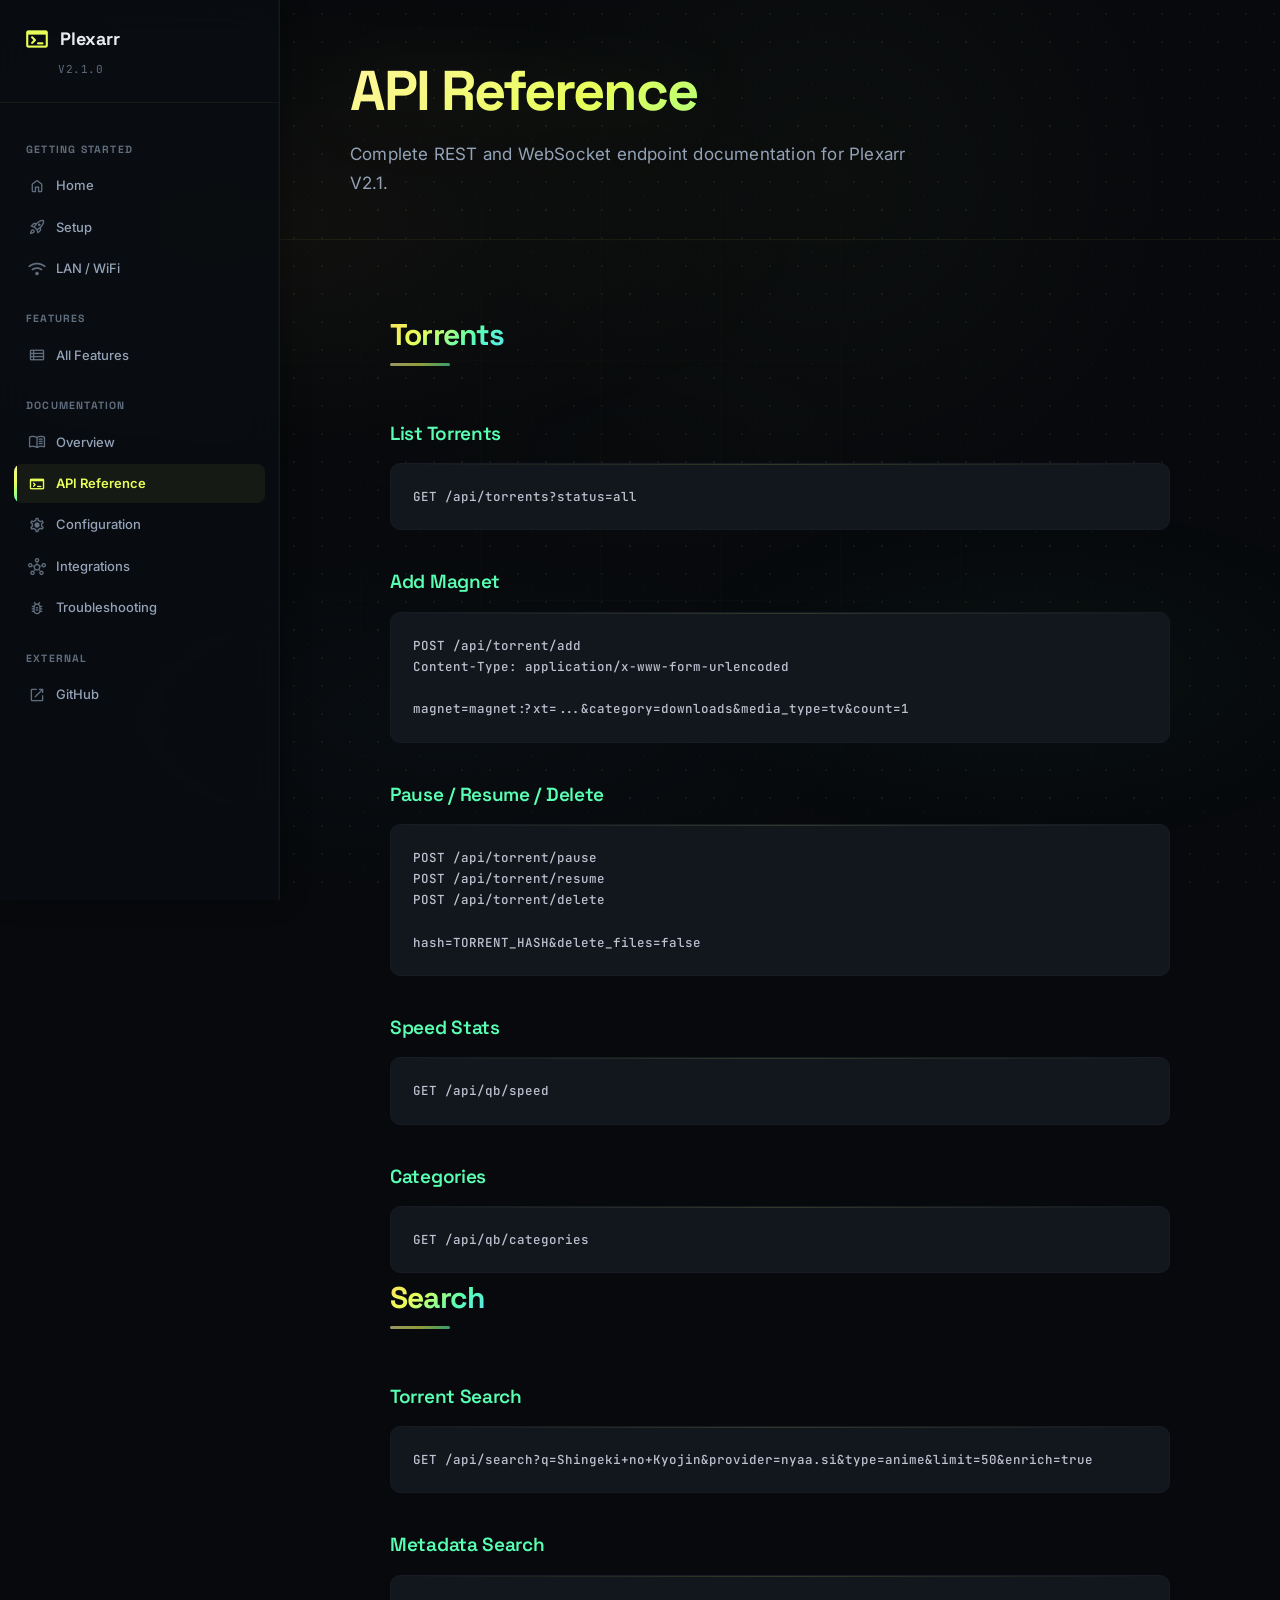
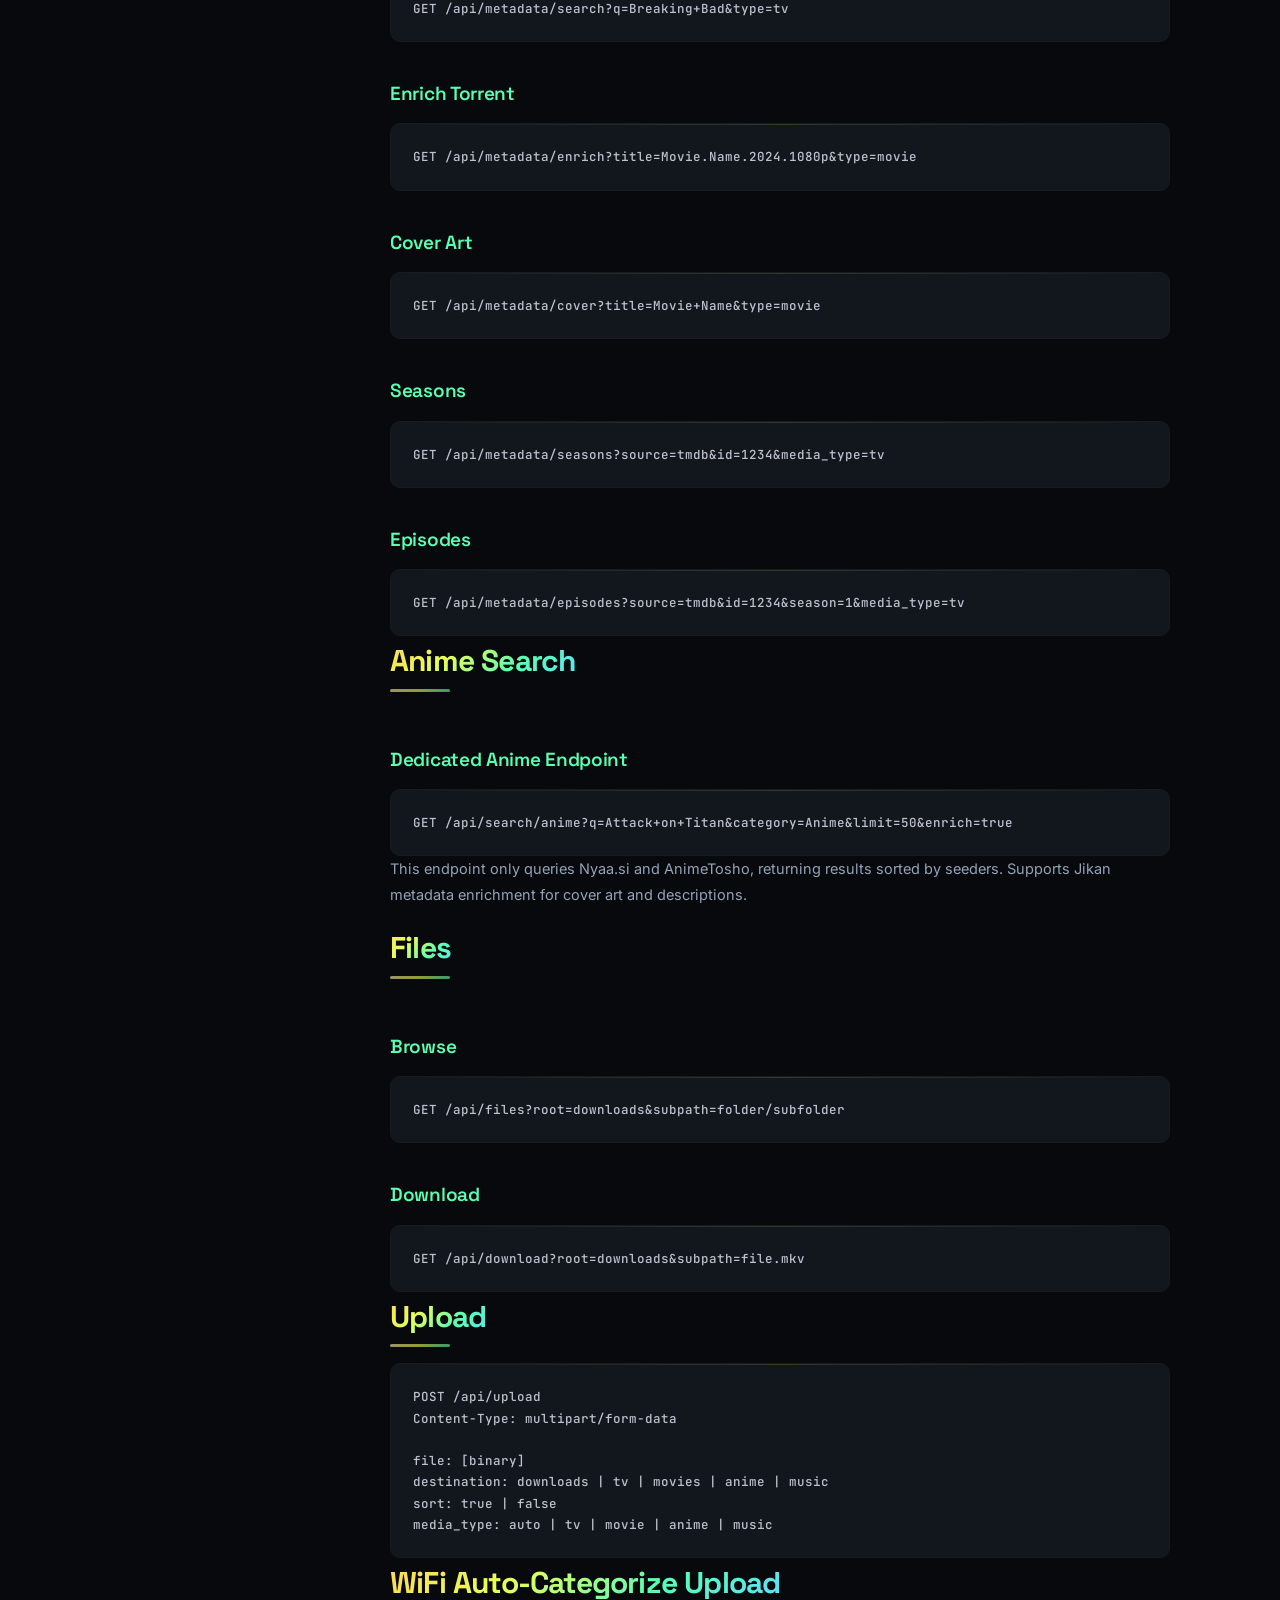
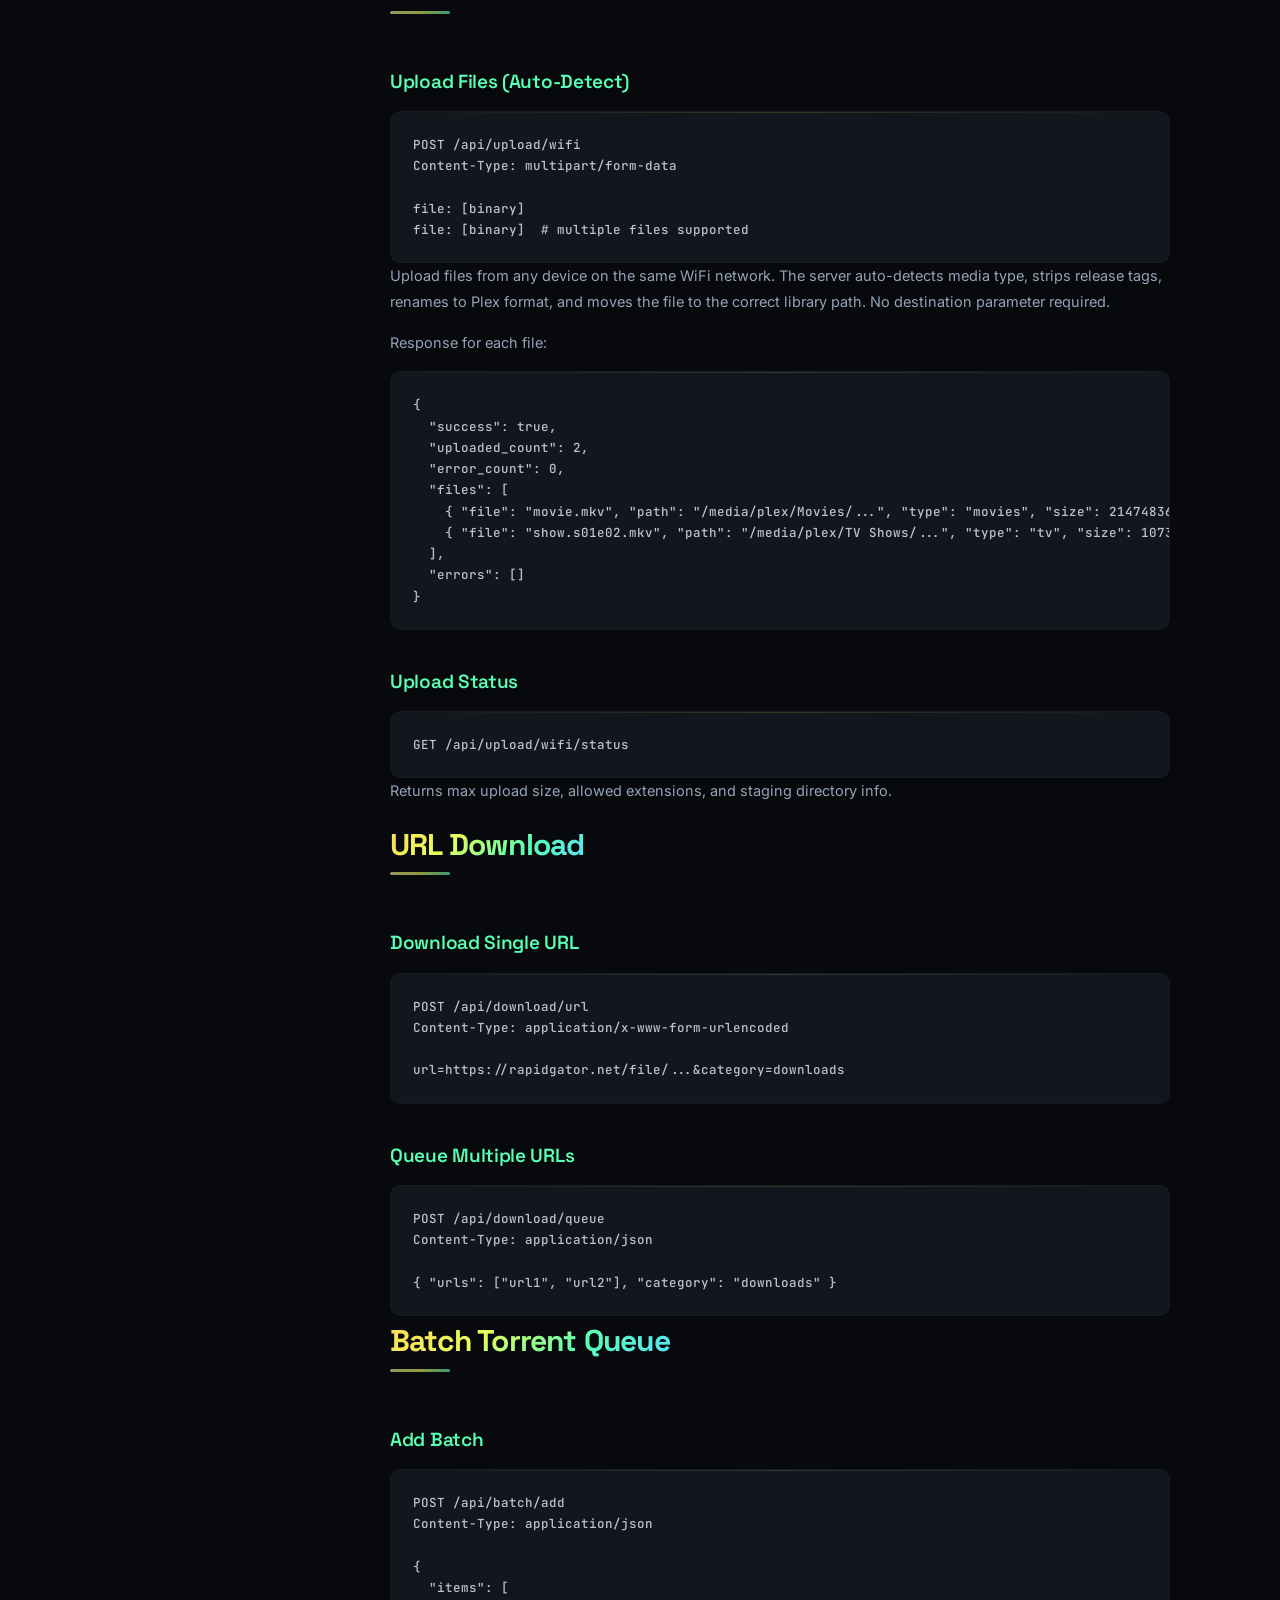
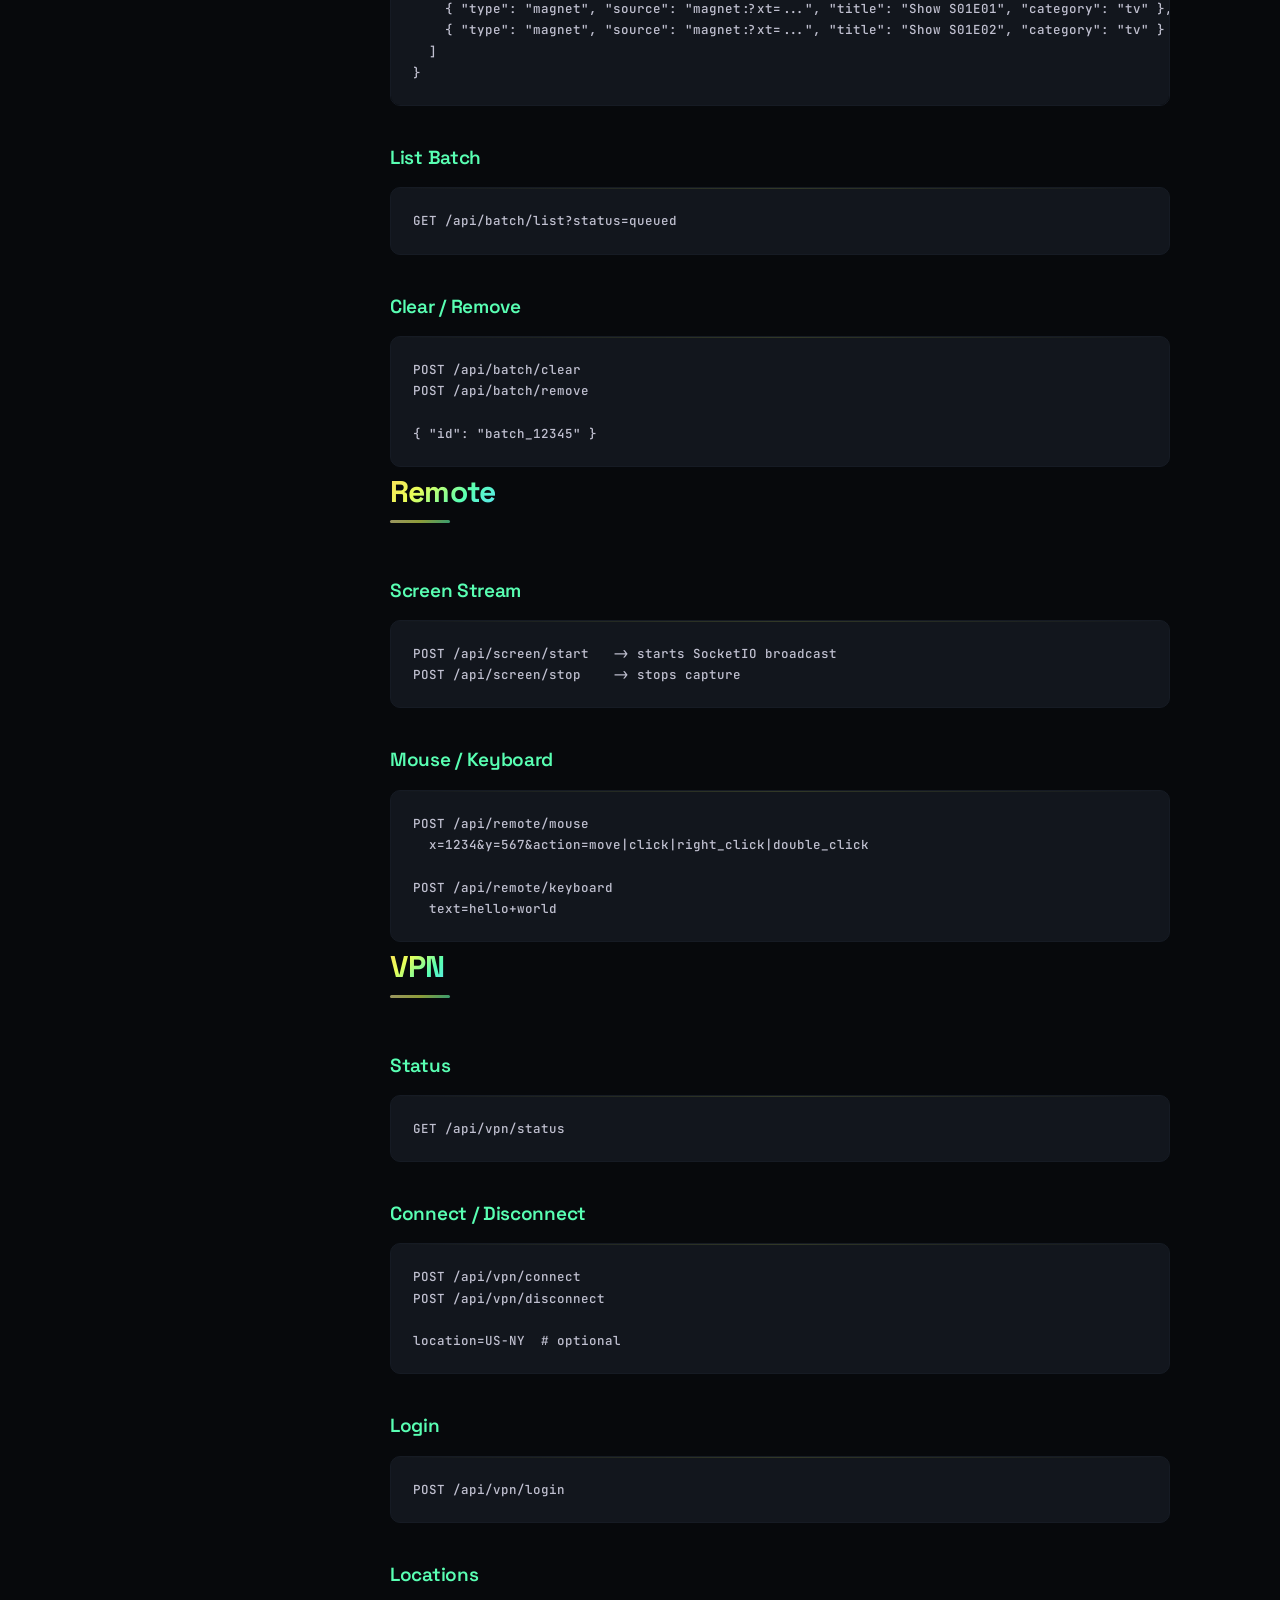
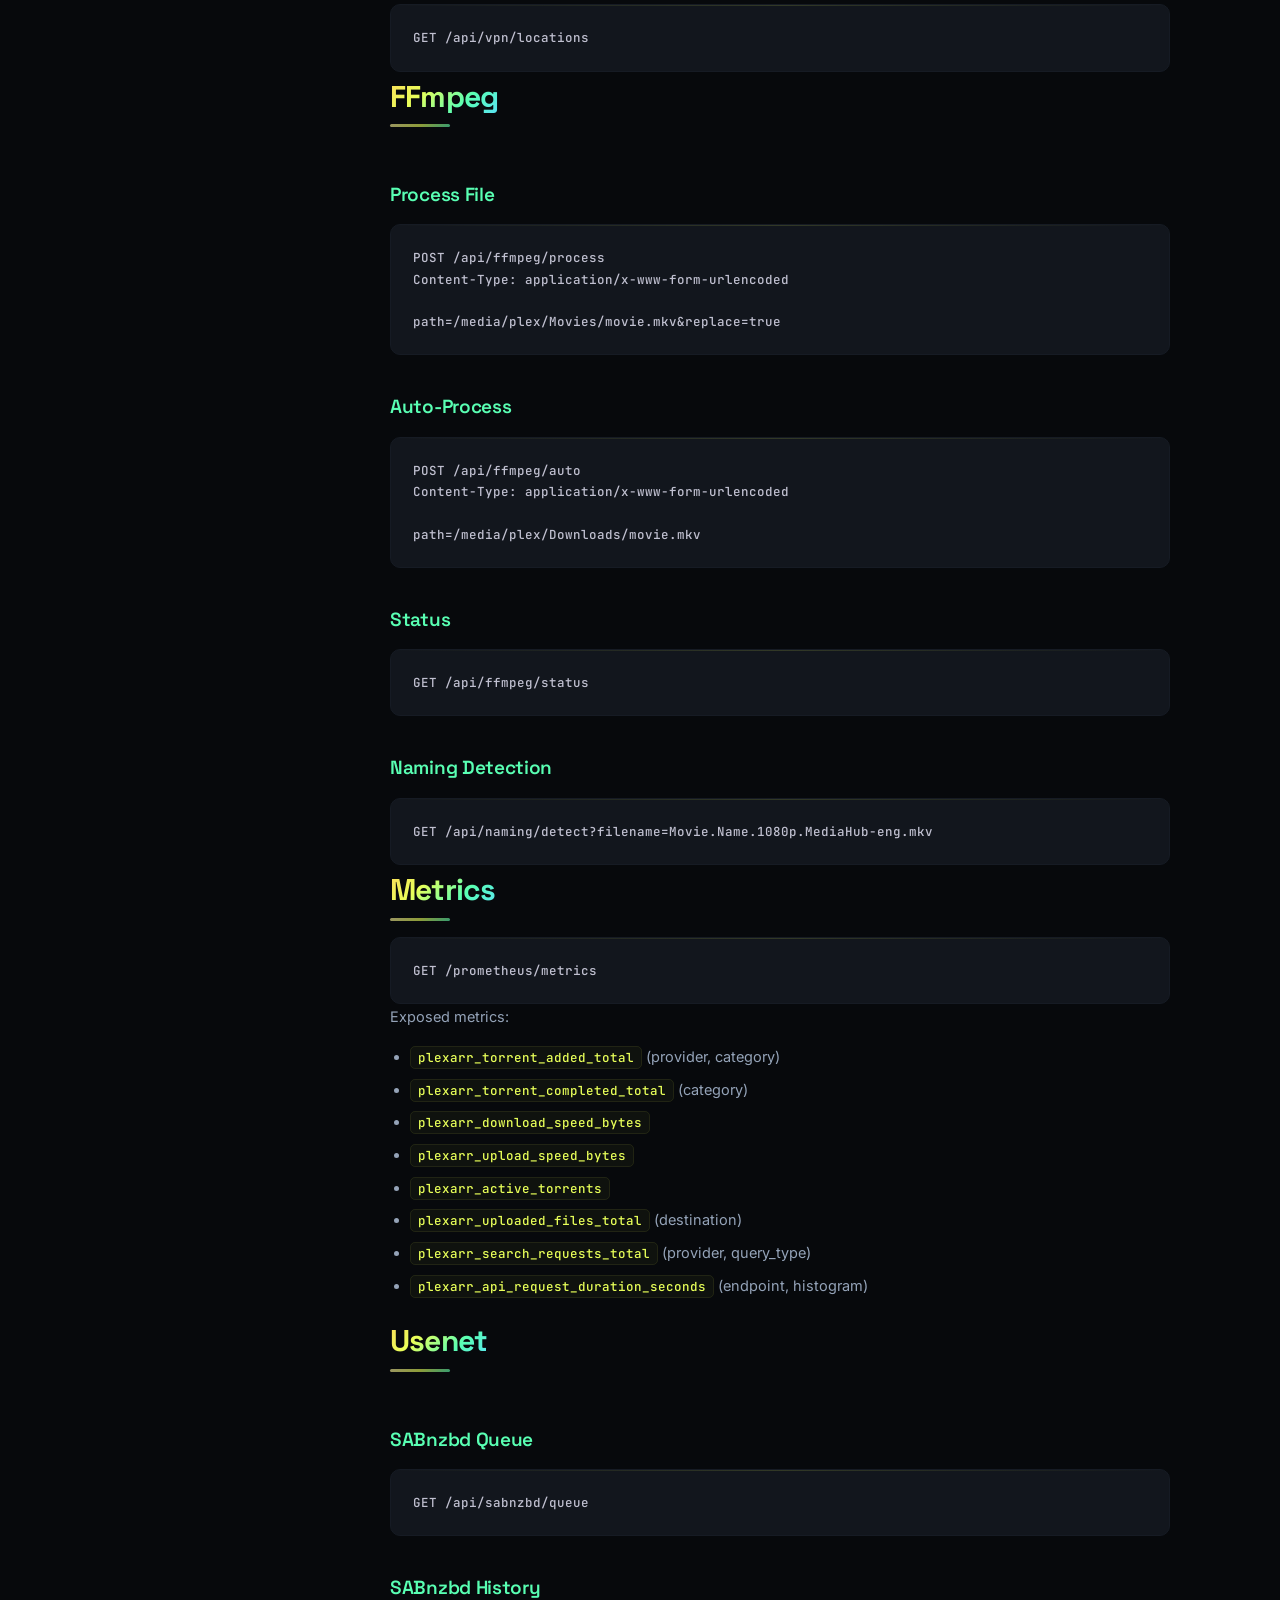
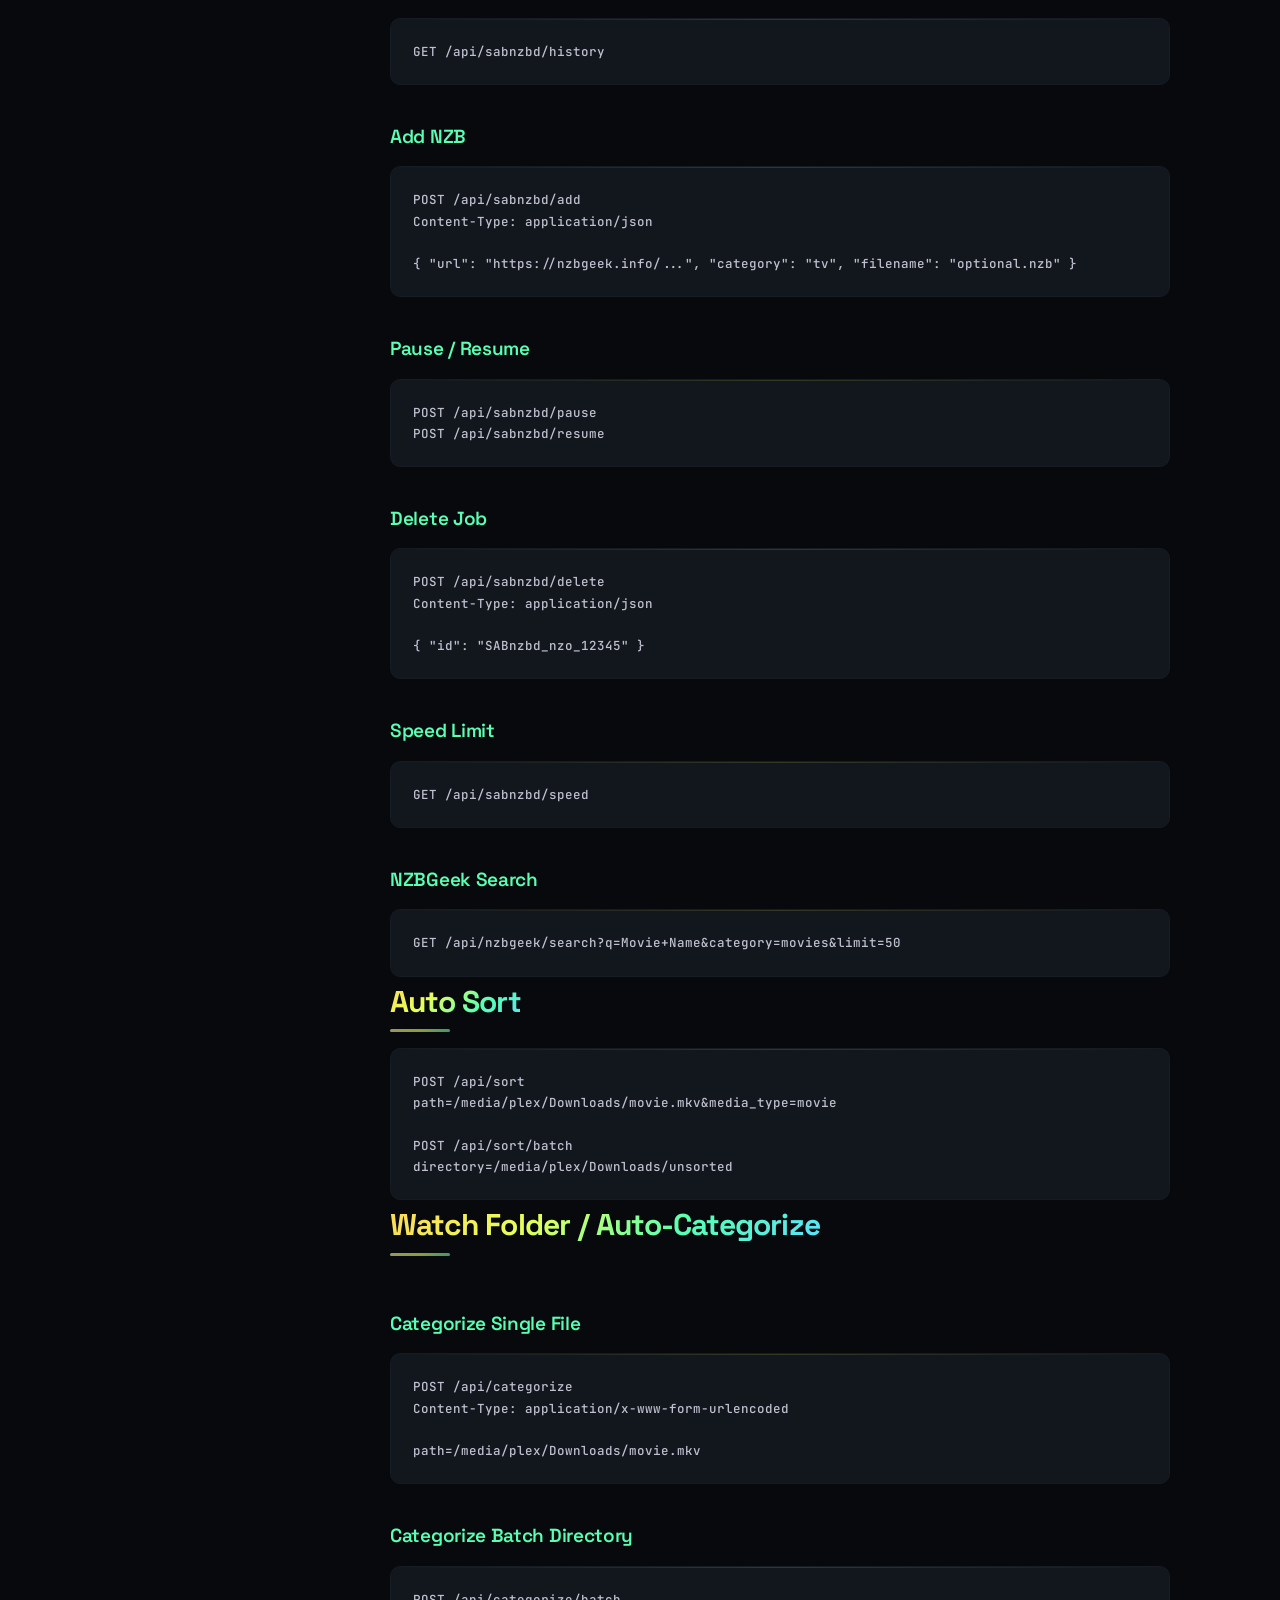
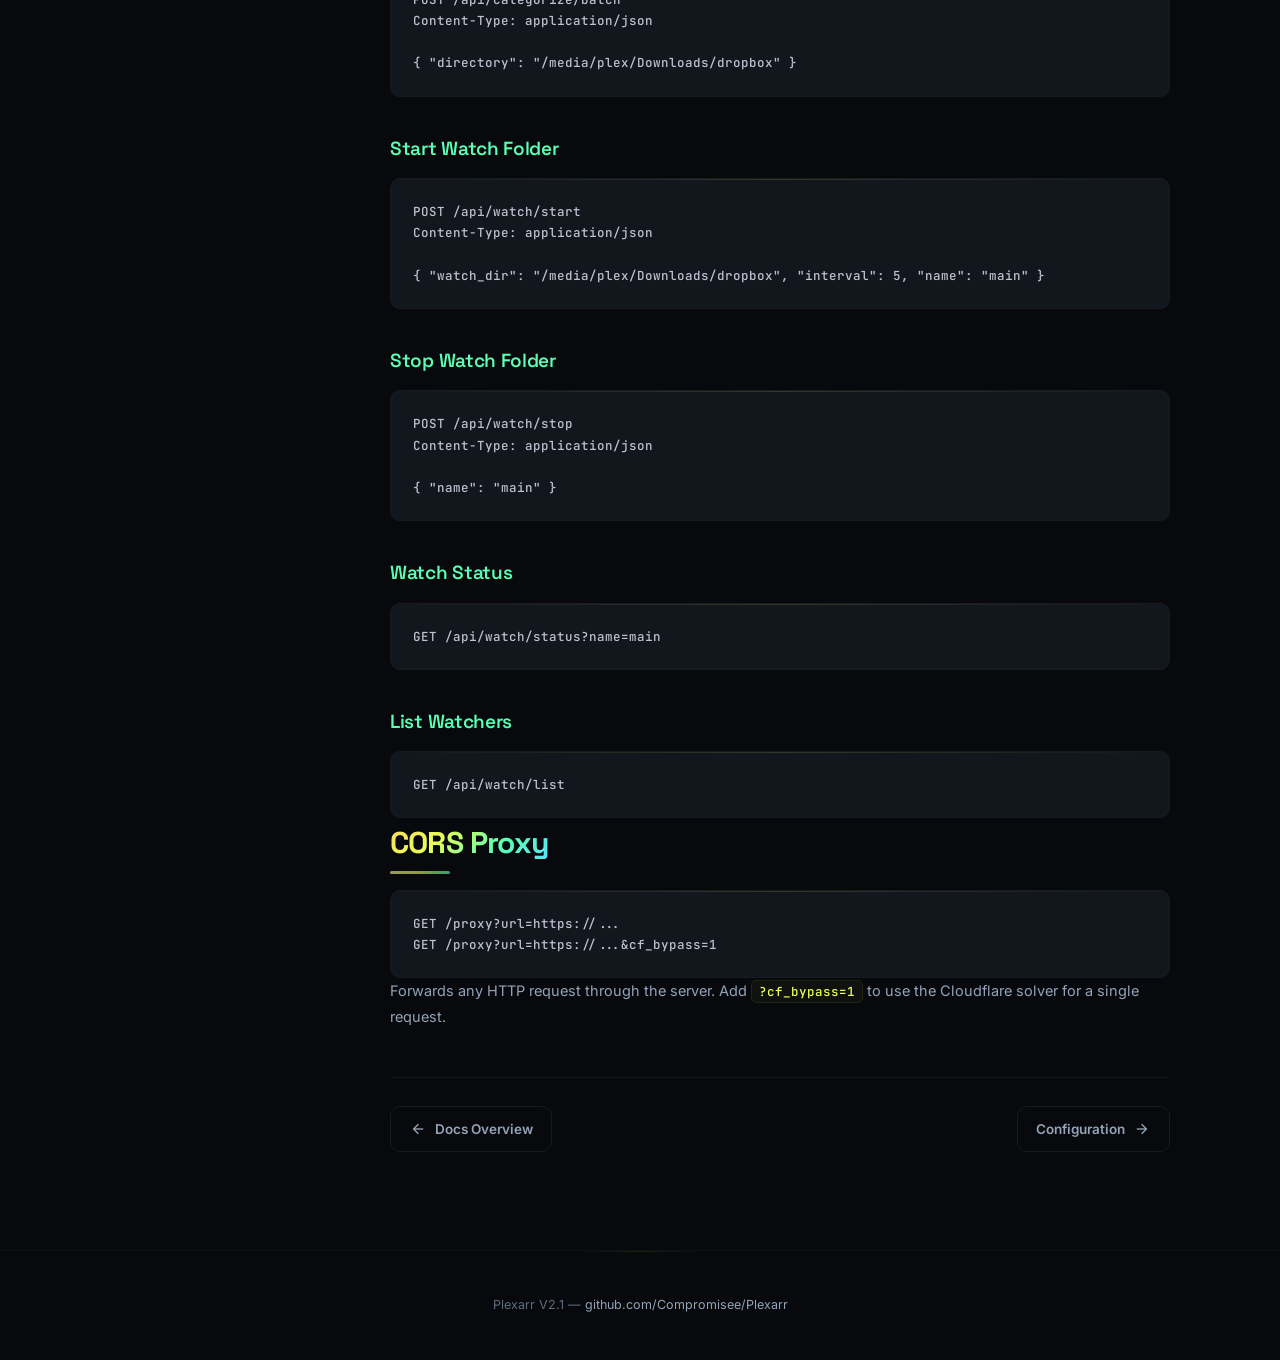
<file: docs/api.html>
<!DOCTYPE html>
<html lang="en">
<head>
<meta charset="UTF-8">
<meta name="viewport" content="width=device-width, initial-scale=1.0">
<title>API Reference — Plexarr</title>
<link rel="stylesheet" href="css/site.css">
</head>
<body>

<div class="dot-matrix"></div>
<div class="grid-lines"></div>
<div class="parallax-layer parallax-1"></div>
<div class="parallax-layer parallax-2"></div>
<div class="parallax-layer parallax-3"></div>

<div class="mobile-topbar">
  <div class="logo"><span class="micon" style="color:var(--accent)">terminal</span> Plexarr</div>
  <div class="mobile-toggle" onclick="toggleSidebar()"><span class="micon">menu</span></div>
</div>

<div class="sidebar" id="sidebar">
  <div class="sidebar-header">
    <a href="index.html">
      <span class="micon micon-lg" style="color:var(--accent)">terminal</span>
      <span>Plexarr</span>
    </a>
    <div class="version">V2.1.0</div>
  </div>
  <nav class="sidebar-nav">
    <div class="nav-section">Getting Started</div>
    <a href="index.html" class="nav-link"><span class="micon micon-sm">home</span> Home</a>
    <a href="setup.html" class="nav-link"><span class="micon micon-sm">rocket_launch</span> Setup</a>
    <a href="lan.html" class="nav-link"><span class="micon micon-sm">wifi</span> LAN / WiFi</a>

    <div class="nav-section">Features</div>
    <a href="features.html" class="nav-link"><span class="micon micon-sm">view_list</span> All Features</a>

    <div class="nav-section">Documentation</div>
    <a href="docs.html" class="nav-link"><span class="micon micon-sm">menu_book</span> Overview</a>
    <a href="api.html" class="nav-link"><span class="micon micon-sm">terminal</span> API Reference</a>
    <a href="config.html" class="nav-link"><span class="micon micon-sm">settings</span> Configuration</a>
    <a href="integrations.html" class="nav-link"><span class="micon micon-sm">hub</span> Integrations</a>
    <a href="troubleshooting.html" class="nav-link"><span class="micon micon-sm">bug_report</span> Troubleshooting</a>

    <div class="nav-section">External</div>
    <a href="https://github.com/Compromisee/Plexarr" target="_blank" class="nav-link"><span class="micon micon-sm">open_in_new</span> GitHub</a>
  </nav>
</div>
<div class="sidebar-overlay" id="sidebarOverlay" onclick="toggleSidebar()"></div>

<div class="main-content">

<section class="hero" style="padding:60px 20px 40px;">
  <div class="hero-inner">
    <h1 data-text="API Reference">API Reference</h1>
    <p class="subtitle">Complete REST and WebSocket endpoint documentation for Plexarr V2.1.</p>
  </div>
</section>

<section class="section reveal">
  <div class="container">

    <h2 id="torrents">Torrents</h2>
    <h3>List Torrents</h3>
    <pre><code>GET /api/torrents?status=all</code></pre>
    <h3>Add Magnet</h3>
    <pre><code>POST /api/torrent/add
Content-Type: application/x-www-form-urlencoded

magnet=magnet:?xt=...&amp;category=downloads&amp;media_type=tv&amp;count=1</code></pre>
    <h3>Pause / Resume / Delete</h3>
    <pre><code>POST /api/torrent/pause
POST /api/torrent/resume
POST /api/torrent/delete

hash=TORRENT_HASH&amp;delete_files=false</code></pre>
    <h3>Speed Stats</h3>
    <pre><code>GET /api/qb/speed</code></pre>
    <h3>Categories</h3>
    <pre><code>GET /api/qb/categories</code></pre>

    <h2 id="search">Search</h2>
    <h3>Torrent Search</h3>
    <pre><code>GET /api/search?q=Shingeki+no+Kyojin&amp;provider=nyaa.si&amp;type=anime&amp;limit=50&amp;enrich=true</code></pre>
    <h3>Metadata Search</h3>
    <pre><code>GET /api/metadata/search?q=Breaking+Bad&amp;type=tv</code></pre>
    <h3>Enrich Torrent</h3>
    <pre><code>GET /api/metadata/enrich?title=Movie.Name.2024.1080p&amp;type=movie</code></pre>
    <h3>Cover Art</h3>
    <pre><code>GET /api/metadata/cover?title=Movie+Name&amp;type=movie</code></pre>
    <h3>Seasons</h3>
    <pre><code>GET /api/metadata/seasons?source=tmdb&amp;id=1234&amp;media_type=tv</code></pre>
    <h3>Episodes</h3>
    <pre><code>GET /api/metadata/episodes?source=tmdb&amp;id=1234&amp;season=1&amp;media_type=tv</code></pre>

    <h2 id="anime">Anime Search</h2>
    <h3>Dedicated Anime Endpoint</h3>
    <pre><code>GET /api/search/anime?q=Attack+on+Titan&amp;category=Anime&amp;limit=50&amp;enrich=true</code></pre>
    <p>This endpoint only queries Nyaa.si and AnimeTosho, returning results sorted by seeders. Supports Jikan metadata enrichment for cover art and descriptions.</p>

    <h2 id="files">Files</h2>
    <h3>Browse</h3>
    <pre><code>GET /api/files?root=downloads&amp;subpath=folder/subfolder</code></pre>
    <h3>Download</h3>
    <pre><code>GET /api/download?root=downloads&amp;subpath=file.mkv</code></pre>

    <h2 id="upload">Upload</h2>
    <pre><code>POST /api/upload
Content-Type: multipart/form-data

file: [binary]
destination: downloads | tv | movies | anime | music
sort: true | false
media_type: auto | tv | movie | anime | music</code></pre>

    <h2 id="upload-wifi">WiFi Auto-Categorize Upload</h2>
    <h3>Upload Files (Auto-Detect)</h3>
    <pre><code>POST /api/upload/wifi
Content-Type: multipart/form-data

file: [binary]
file: [binary]  # multiple files supported</code></pre>
    <p>Upload files from any device on the same WiFi network. The server auto-detects media type, strips release tags, renames to Plex format, and moves the file to the correct library path. No destination parameter required.</p>
    <p>Response for each file:</p>
    <pre><code>{
  "success": true,
  "uploaded_count": 2,
  "error_count": 0,
  "files": [
    { "file": "movie.mkv", "path": "/media/plex/Movies/...", "type": "movies", "size": 2147483648 },
    { "file": "show.s01e02.mkv", "path": "/media/plex/TV Shows/...", "type": "tv", "size": 1073741824 }
  ],
  "errors": []
}</code></pre>

    <h3>Upload Status</h3>
    <pre><code>GET /api/upload/wifi/status</code></pre>
    <p>Returns max upload size, allowed extensions, and staging directory info.</p>

    <h2 id="url">URL Download</h2>
    <h3>Download Single URL</h3>
    <pre><code>POST /api/download/url
Content-Type: application/x-www-form-urlencoded

url=https://rapidgator.net/file/...&amp;category=downloads</code></pre>
    <h3>Queue Multiple URLs</h3>
    <pre><code>POST /api/download/queue
Content-Type: application/json

{ "urls": ["url1", "url2"], "category": "downloads" }</code></pre>

    <h2 id="batch">Batch Torrent Queue</h2>
    <h3>Add Batch</h3>
    <pre><code>POST /api/batch/add
Content-Type: application/json

{
  "items": [
    { "type": "magnet", "source": "magnet:?xt=...", "title": "Show S01E01", "category": "tv" },
    { "type": "magnet", "source": "magnet:?xt=...", "title": "Show S01E02", "category": "tv" }
  ]
}</code></pre>
    <h3>List Batch</h3>
    <pre><code>GET /api/batch/list?status=queued</code></pre>
    <h3>Clear / Remove</h3>
    <pre><code>POST /api/batch/clear
POST /api/batch/remove

{ "id": "batch_12345" }</code></pre>

    <h2 id="remote">Remote</h2>
    <h3>Screen Stream</h3>
    <pre><code>POST /api/screen/start   -> starts SocketIO broadcast
POST /api/screen/stop    -> stops capture</code></pre>
    <h3>Mouse / Keyboard</h3>
    <pre><code>POST /api/remote/mouse
  x=1234&amp;y=567&amp;action=move|click|right_click|double_click

POST /api/remote/keyboard
  text=hello+world</code></pre>

    <h2 id="vpn">VPN</h2>
    <h3>Status</h3>
    <pre><code>GET /api/vpn/status</code></pre>
    <h3>Connect / Disconnect</h3>
    <pre><code>POST /api/vpn/connect
POST /api/vpn/disconnect

location=US-NY  # optional</code></pre>
    <h3>Login</h3>
    <pre><code>POST /api/vpn/login</code></pre>
    <h3>Locations</h3>
    <pre><code>GET /api/vpn/locations</code></pre>

    <h2 id="ffmpeg">FFmpeg</h2>
    <h3>Process File</h3>
    <pre><code>POST /api/ffmpeg/process
Content-Type: application/x-www-form-urlencoded

path=/media/plex/Movies/movie.mkv&amp;replace=true</code></pre>
    <h3>Auto-Process</h3>
    <pre><code>POST /api/ffmpeg/auto
Content-Type: application/x-www-form-urlencoded

path=/media/plex/Downloads/movie.mkv</code></pre>
    <h3>Status</h3>
    <pre><code>GET /api/ffmpeg/status</code></pre>
    <h3>Naming Detection</h3>
    <pre><code>GET /api/naming/detect?filename=Movie.Name.1080p.MediaHub-eng.mkv</code></pre>

    <h2 id="metrics">Metrics</h2>
    <pre><code>GET /prometheus/metrics</code></pre>
    <p>Exposed metrics:</p>
    <ul>
      <li><code>plexarr_torrent_added_total</code> (provider, category)</li>
      <li><code>plexarr_torrent_completed_total</code> (category)</li>
      <li><code>plexarr_download_speed_bytes</code></li>
      <li><code>plexarr_upload_speed_bytes</code></li>
      <li><code>plexarr_active_torrents</code></li>
      <li><code>plexarr_uploaded_files_total</code> (destination)</li>
      <li><code>plexarr_search_requests_total</code> (provider, query_type)</li>
      <li><code>plexarr_api_request_duration_seconds</code> (endpoint, histogram)</li>
    </ul>

    <h2 id="usenet">Usenet</h2>
    <h3>SABnzbd Queue</h3>
    <pre><code>GET /api/sabnzbd/queue</code></pre>
    <h3>SABnzbd History</h3>
    <pre><code>GET /api/sabnzbd/history</code></pre>
    <h3>Add NZB</h3>
    <pre><code>POST /api/sabnzbd/add
Content-Type: application/json

{ "url": "https://nzbgeek.info/...", "category": "tv", "filename": "optional.nzb" }</code></pre>
    <h3>Pause / Resume</h3>
    <pre><code>POST /api/sabnzbd/pause
POST /api/sabnzbd/resume</code></pre>
    <h3>Delete Job</h3>
    <pre><code>POST /api/sabnzbd/delete
Content-Type: application/json

{ "id": "SABnzbd_nzo_12345" }</code></pre>
    <h3>Speed Limit</h3>
    <pre><code>GET /api/sabnzbd/speed</code></pre>
    <h3>NZBGeek Search</h3>
    <pre><code>GET /api/nzbgeek/search?q=Movie+Name&amp;category=movies&amp;limit=50</code></pre>

    <h2 id="sort">Auto Sort</h2>
    <pre><code>POST /api/sort
path=/media/plex/Downloads/movie.mkv&amp;media_type=movie

POST /api/sort/batch
directory=/media/plex/Downloads/unsorted</code></pre>

    <h2 id="watch">Watch Folder / Auto-Categorize</h2>
    <h3>Categorize Single File</h3>
    <pre><code>POST /api/categorize
Content-Type: application/x-www-form-urlencoded

path=/media/plex/Downloads/movie.mkv</code></pre>
    <h3>Categorize Batch Directory</h3>
    <pre><code>POST /api/categorize/batch
Content-Type: application/json

{ "directory": "/media/plex/Downloads/dropbox" }</code></pre>
    <h3>Start Watch Folder</h3>
    <pre><code>POST /api/watch/start
Content-Type: application/json

{ "watch_dir": "/media/plex/Downloads/dropbox", "interval": 5, "name": "main" }</code></pre>
    <h3>Stop Watch Folder</h3>
    <pre><code>POST /api/watch/stop
Content-Type: application/json

{ "name": "main" }</code></pre>
    <h3>Watch Status</h3>
    <pre><code>GET /api/watch/status?name=main</code></pre>
    <h3>List Watchers</h3>
    <pre><code>GET /api/watch/list</code></pre>

    <h2 id="proxy">CORS Proxy</h2>
    <pre><code>GET /proxy?url=https://...
GET /proxy?url=https://...&amp;cf_bypass=1</code></pre>
    <p>Forwards any HTTP request through the server. Add <code>?cf_bypass=1</code> to use the Cloudflare solver for a single request.</p>

    <div class="page-nav">
      <a href="docs.html"><span class="micon">arrow_back</span> Docs Overview</a>
      <a href="config.html">Configuration <span class="micon">arrow_forward</span></a>
    </div>

  </div>
</section>

</div>

<div class="footer">
  <p>Plexarr V2.1 — <a href="https://github.com/Compromisee/Plexarr">github.com/Compromisee/Plexarr</a></p>
</div>

<div id="toast-container" style="position:fixed; bottom:16px; right:16px; display:flex; flex-direction:column; gap:6px; z-index:9999;"></div>

<script src="js/site.js"></script>
</body>
</html>
</file>
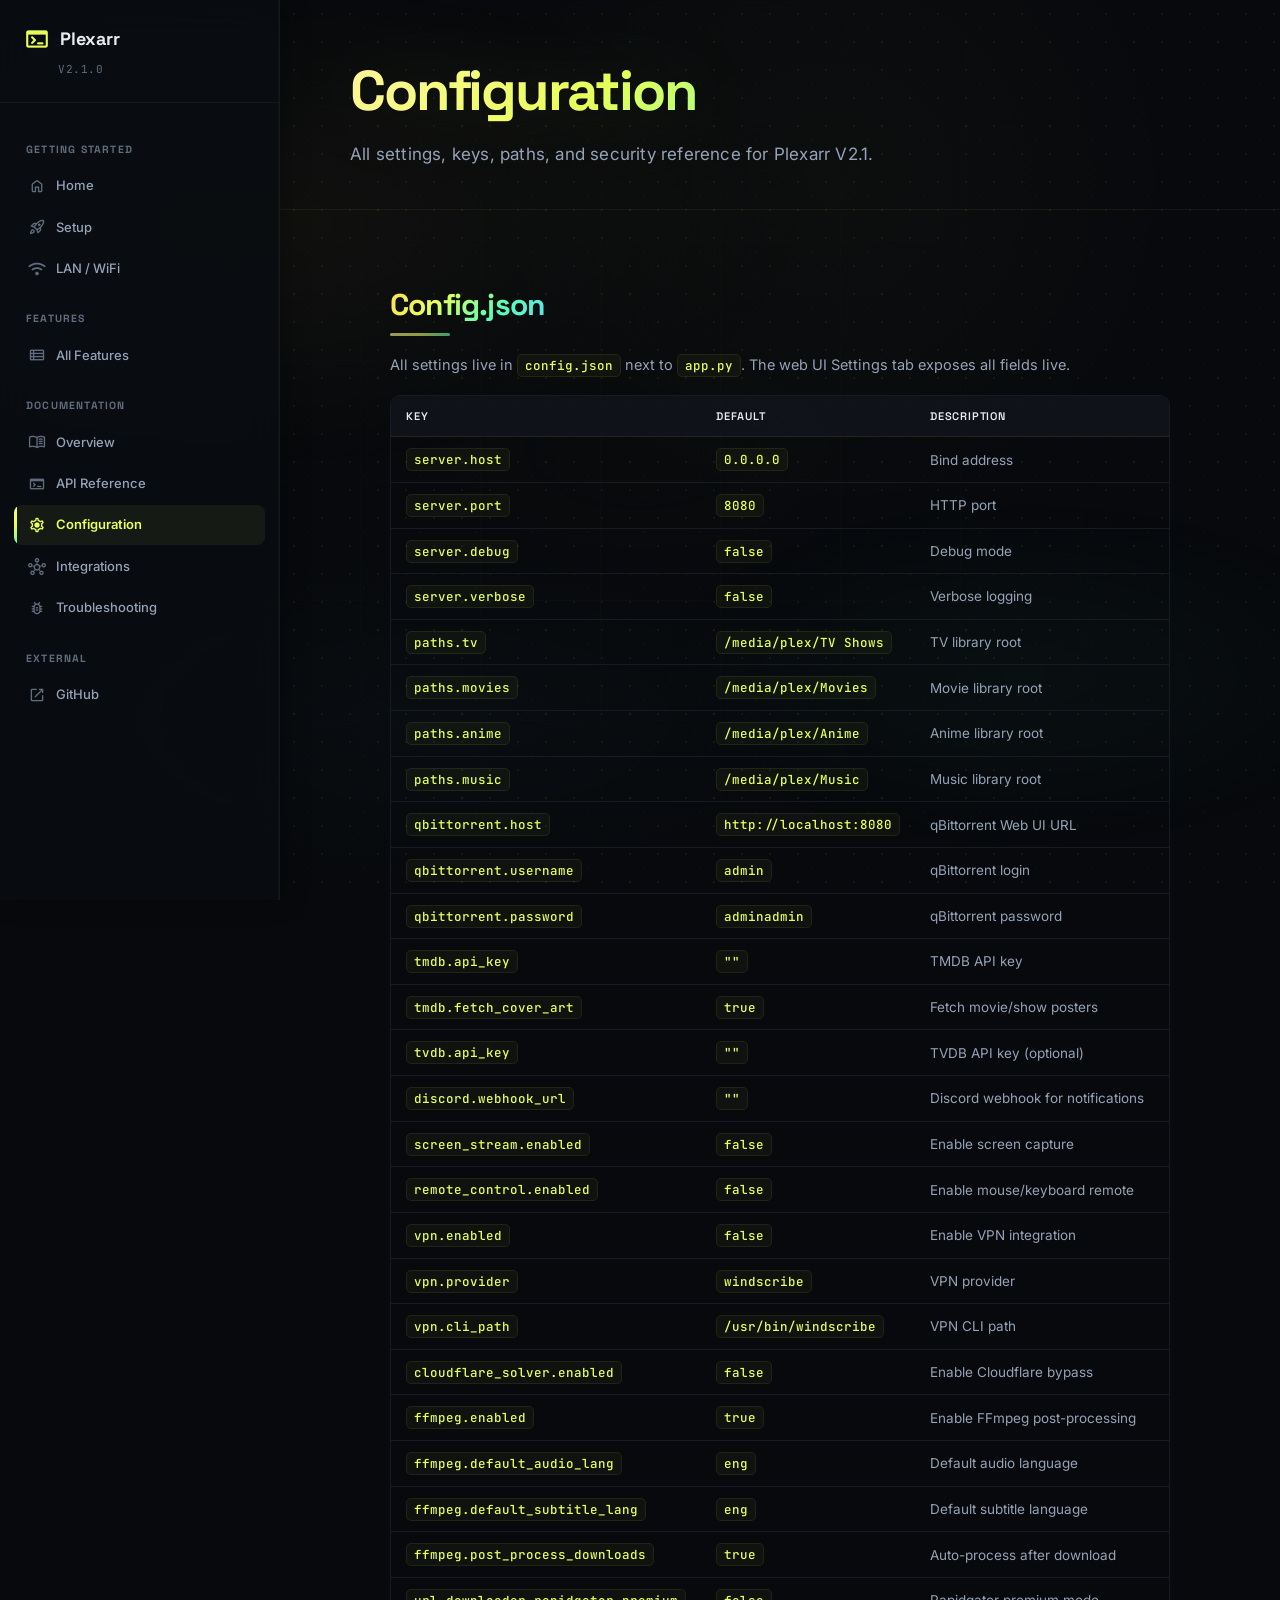
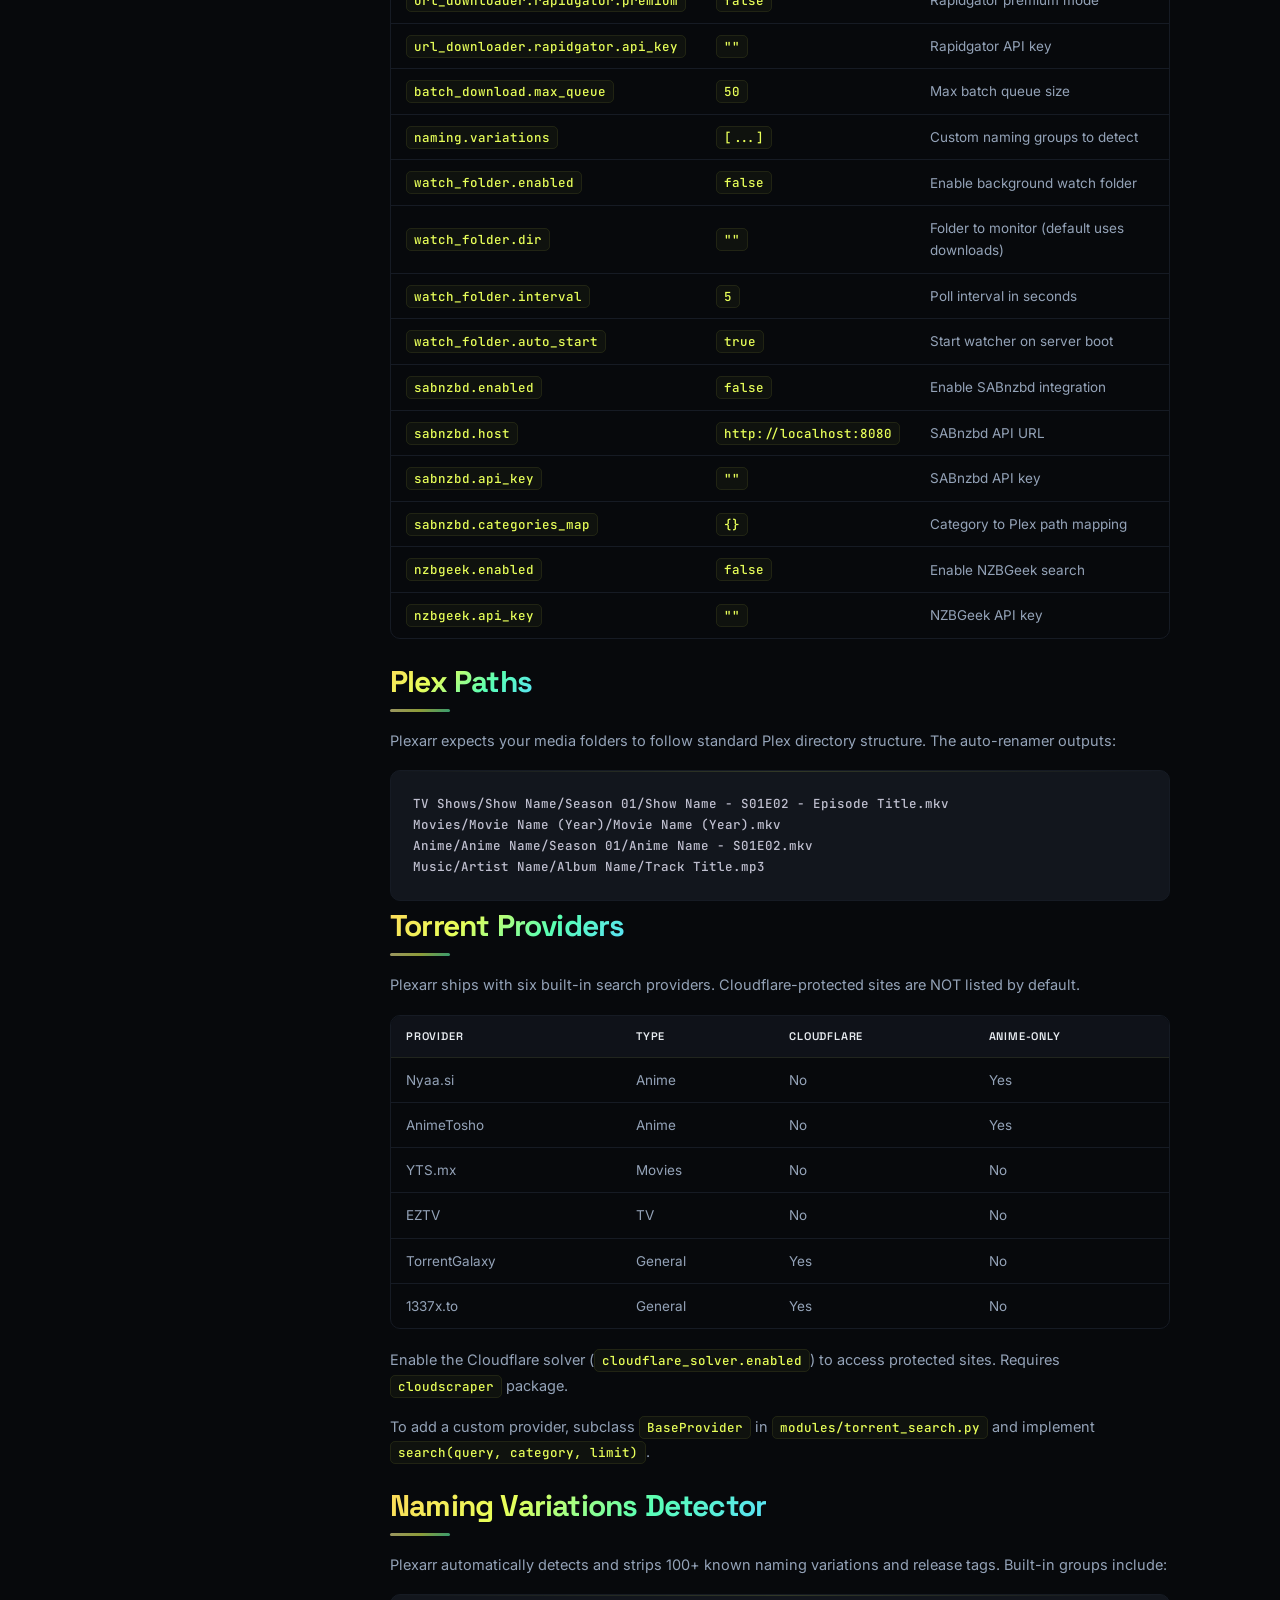
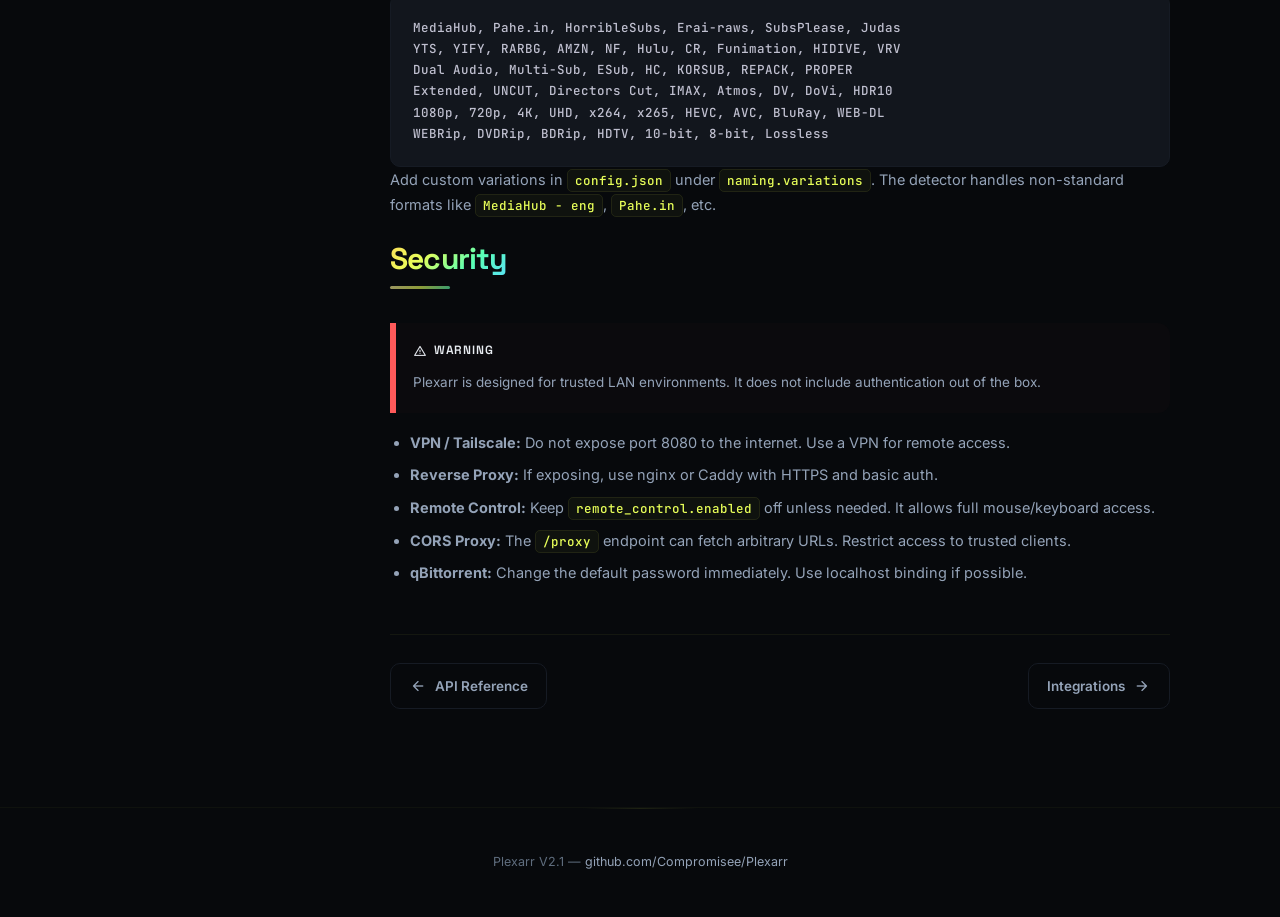
<file: docs/config.html>
<!DOCTYPE html>
<html lang="en">
<head>
<meta charset="UTF-8">
<meta name="viewport" content="width=device-width, initial-scale=1.0">
<title>Configuration — Plexarr</title>
<link rel="stylesheet" href="css/site.css">
</head>
<body>

<div class="dot-matrix"></div>
<div class="grid-lines"></div>
<div class="parallax-layer parallax-1"></div>
<div class="parallax-layer parallax-2"></div>
<div class="parallax-layer parallax-3"></div>

<div class="mobile-topbar">
  <div class="logo"><span class="micon" style="color:var(--accent)">terminal</span> Plexarr</div>
  <div class="mobile-toggle" onclick="toggleSidebar()"><span class="micon">menu</span></div>
</div>

<div class="sidebar" id="sidebar">
  <div class="sidebar-header">
    <a href="index.html">
      <span class="micon micon-lg" style="color:var(--accent)">terminal</span>
      <span>Plexarr</span>
    </a>
    <div class="version">V2.1.0</div>
  </div>
  <nav class="sidebar-nav">
    <div class="nav-section">Getting Started</div>
    <a href="index.html" class="nav-link"><span class="micon micon-sm">home</span> Home</a>
    <a href="setup.html" class="nav-link"><span class="micon micon-sm">rocket_launch</span> Setup</a>
    <a href="lan.html" class="nav-link"><span class="micon micon-sm">wifi</span> LAN / WiFi</a>

    <div class="nav-section">Features</div>
    <a href="features.html" class="nav-link"><span class="micon micon-sm">view_list</span> All Features</a>

    <div class="nav-section">Documentation</div>
    <a href="docs.html" class="nav-link"><span class="micon micon-sm">menu_book</span> Overview</a>
    <a href="api.html" class="nav-link"><span class="micon micon-sm">terminal</span> API Reference</a>
    <a href="config.html" class="nav-link"><span class="micon micon-sm">settings</span> Configuration</a>
    <a href="integrations.html" class="nav-link"><span class="micon micon-sm">hub</span> Integrations</a>
    <a href="troubleshooting.html" class="nav-link"><span class="micon micon-sm">bug_report</span> Troubleshooting</a>

    <div class="nav-section">External</div>
    <a href="https://github.com/Compromisee/Plexarr" target="_blank" class="nav-link"><span class="micon micon-sm">open_in_new</span> GitHub</a>
  </nav>
</div>
<div class="sidebar-overlay" id="sidebarOverlay" onclick="toggleSidebar()"></div>

<div class="main-content">

<section class="hero" style="padding:60px 20px 40px;">
  <div class="hero-inner">
    <h1 data-text="Configuration">Configuration</h1>
    <p class="subtitle">All settings, keys, paths, and security reference for Plexarr V2.1.</p>
  </div>
</section>

<section class="section reveal">
  <div class="container">

    <h2 id="config">Config.json</h2>
    <p>All settings live in <code>config.json</code> next to <code>app.py</code>. The web UI Settings tab exposes all fields live.</p>
    <table>
      <tr><th>Key</th><th>Default</th><th>Description</th></tr>
      <tr><td><code>server.host</code></td><td><code>0.0.0.0</code></td><td>Bind address</td></tr>
      <tr><td><code>server.port</code></td><td><code>8080</code></td><td>HTTP port</td></tr>
      <tr><td><code>server.debug</code></td><td><code>false</code></td><td>Debug mode</td></tr>
      <tr><td><code>server.verbose</code></td><td><code>false</code></td><td>Verbose logging</td></tr>
      <tr><td><code>paths.tv</code></td><td><code>/media/plex/TV Shows</code></td><td>TV library root</td></tr>
      <tr><td><code>paths.movies</code></td><td><code>/media/plex/Movies</code></td><td>Movie library root</td></tr>
      <tr><td><code>paths.anime</code></td><td><code>/media/plex/Anime</code></td><td>Anime library root</td></tr>
      <tr><td><code>paths.music</code></td><td><code>/media/plex/Music</code></td><td>Music library root</td></tr>
      <tr><td><code>qbittorrent.host</code></td><td><code>http://localhost:8080</code></td><td>qBittorrent Web UI URL</td></tr>
      <tr><td><code>qbittorrent.username</code></td><td><code>admin</code></td><td>qBittorrent login</td></tr>
      <tr><td><code>qbittorrent.password</code></td><td><code>adminadmin</code></td><td>qBittorrent password</td></tr>
      <tr><td><code>tmdb.api_key</code></td><td><code>""</code></td><td>TMDB API key</td></tr>
      <tr><td><code>tmdb.fetch_cover_art</code></td><td><code>true</code></td><td>Fetch movie/show posters</td></tr>
      <tr><td><code>tvdb.api_key</code></td><td><code>""</code></td><td>TVDB API key (optional)</td></tr>
      <tr><td><code>discord.webhook_url</code></td><td><code>""</code></td><td>Discord webhook for notifications</td></tr>
      <tr><td><code>screen_stream.enabled</code></td><td><code>false</code></td><td>Enable screen capture</td></tr>
      <tr><td><code>remote_control.enabled</code></td><td><code>false</code></td><td>Enable mouse/keyboard remote</td></tr>
      <tr><td><code>vpn.enabled</code></td><td><code>false</code></td><td>Enable VPN integration</td></tr>
      <tr><td><code>vpn.provider</code></td><td><code>windscribe</code></td><td>VPN provider</td></tr>
      <tr><td><code>vpn.cli_path</code></td><td><code>/usr/bin/windscribe</code></td><td>VPN CLI path</td></tr>
      <tr><td><code>cloudflare_solver.enabled</code></td><td><code>false</code></td><td>Enable Cloudflare bypass</td></tr>
      <tr><td><code>ffmpeg.enabled</code></td><td><code>true</code></td><td>Enable FFmpeg post-processing</td></tr>
      <tr><td><code>ffmpeg.default_audio_lang</code></td><td><code>eng</code></td><td>Default audio language</td></tr>
      <tr><td><code>ffmpeg.default_subtitle_lang</code></td><td><code>eng</code></td><td>Default subtitle language</td></tr>
      <tr><td><code>ffmpeg.post_process_downloads</code></td><td><code>true</code></td><td>Auto-process after download</td></tr>
      <tr><td><code>url_downloader.rapidgator.premium</code></td><td><code>false</code></td><td>Rapidgator premium mode</td></tr>
      <tr><td><code>url_downloader.rapidgator.api_key</code></td><td><code>""</code></td><td>Rapidgator API key</td></tr>
      <tr><td><code>batch_download.max_queue</code></td><td><code>50</code></td><td>Max batch queue size</td></tr>
      <tr><td><code>naming.variations</code></td><td><code>[...]</code></td><td>Custom naming groups to detect</td></tr>
      <tr><td><code>watch_folder.enabled</code></td><td><code>false</code></td><td>Enable background watch folder</td></tr>
      <tr><td><code>watch_folder.dir</code></td><td><code>""</code></td><td>Folder to monitor (default uses downloads)</td></tr>
      <tr><td><code>watch_folder.interval</code></td><td><code>5</code></td><td>Poll interval in seconds</td></tr>
      <tr><td><code>watch_folder.auto_start</code></td><td><code>true</code></td><td>Start watcher on server boot</td></tr>
      <tr><td><code>sabnzbd.enabled</code></td><td><code>false</code></td><td>Enable SABnzbd integration</td></tr>
      <tr><td><code>sabnzbd.host</code></td><td><code>http://localhost:8080</code></td><td>SABnzbd API URL</td></tr>
      <tr><td><code>sabnzbd.api_key</code></td><td><code>""</code></td><td>SABnzbd API key</td></tr>
      <tr><td><code>sabnzbd.categories_map</code></td><td><code>{}</code></td><td>Category to Plex path mapping</td></tr>
      <tr><td><code>nzbgeek.enabled</code></td><td><code>false</code></td><td>Enable NZBGeek search</td></tr>
      <tr><td><code>nzbgeek.api_key</code></td><td><code>""</code></td><td>NZBGeek API key</td></tr>
    </table>

    <h2 id="paths">Plex Paths</h2>
    <p>Plexarr expects your media folders to follow standard Plex directory structure. The auto-renamer outputs:</p>
    <pre><code>TV Shows/Show Name/Season 01/Show Name - S01E02 - Episode Title.mkv
Movies/Movie Name (Year)/Movie Name (Year).mkv
Anime/Anime Name/Season 01/Anime Name - S01E02.mkv
Music/Artist Name/Album Name/Track Title.mp3</code></pre>

    <h2 id="providers">Torrent Providers</h2>
    <p>Plexarr ships with six built-in search providers. Cloudflare-protected sites are NOT listed by default.</p>
    <table>
      <tr><th>Provider</th><th>Type</th><th>Cloudflare</th><th>Anime-Only</th></tr>
      <tr><td>Nyaa.si</td><td>Anime</td><td>No</td><td>Yes</td></tr>
      <tr><td>AnimeTosho</td><td>Anime</td><td>No</td><td>Yes</td></tr>
      <tr><td>YTS.mx</td><td>Movies</td><td>No</td><td>No</td></tr>
      <tr><td>EZTV</td><td>TV</td><td>No</td><td>No</td></tr>
      <tr><td>TorrentGalaxy</td><td>General</td><td>Yes</td><td>No</td></tr>
      <tr><td>1337x.to</td><td>General</td><td>Yes</td><td>No</td></tr>
    </table>
    <p>Enable the Cloudflare solver (<code>cloudflare_solver.enabled</code>) to access protected sites. Requires <code>cloudscraper</code> package.</p>
    <p>To add a custom provider, subclass <code>BaseProvider</code> in <code>modules/torrent_search.py</code> and implement <code>search(query, category, limit)</code>.</p>

    <h2 id="naming">Naming Variations Detector</h2>
    <p>Plexarr automatically detects and strips 100+ known naming variations and release tags. Built-in groups include:</p>
    <pre><code>MediaHub, Pahe.in, HorribleSubs, Erai-raws, SubsPlease, Judas
YTS, YIFY, RARBG, AMZN, NF, Hulu, CR, Funimation, HIDIVE, VRV
Dual Audio, Multi-Sub, ESub, HC, KORSUB, REPACK, PROPER
Extended, UNCUT, Directors Cut, IMAX, Atmos, DV, DoVi, HDR10
1080p, 720p, 4K, UHD, x264, x265, HEVC, AVC, BluRay, WEB-DL
WEBRip, DVDRip, BDRip, HDTV, 10-bit, 8-bit, Lossless</code></pre>
    <p>Add custom variations in <code>config.json</code> under <code>naming.variations</code>. The detector handles non-standard formats like <code>MediaHub - eng</code>, <code>Pahe.in</code>, etc.</p>

    <h2 id="security">Security</h2>
    <div class="box danger">
      <h4><span class="micon" style="font-size:14px;vertical-align:middle">warning</span> Warning</h4>
      <p>Plexarr is designed for trusted LAN environments. It does not include authentication out of the box.</p>
    </div>
    <ul>
      <li><strong>VPN / Tailscale:</strong> Do not expose port 8080 to the internet. Use a VPN for remote access.</li>
      <li><strong>Reverse Proxy:</strong> If exposing, use nginx or Caddy with HTTPS and basic auth.</li>
      <li><strong>Remote Control:</strong> Keep <code>remote_control.enabled</code> off unless needed. It allows full mouse/keyboard access.</li>
      <li><strong>CORS Proxy:</strong> The <code>/proxy</code> endpoint can fetch arbitrary URLs. Restrict access to trusted clients.</li>
      <li><strong>qBittorrent:</strong> Change the default password immediately. Use localhost binding if possible.</li>
    </ul>

    <div class="page-nav">
      <a href="api.html"><span class="micon">arrow_back</span> API Reference</a>
      <a href="integrations.html">Integrations <span class="micon">arrow_forward</span></a>
    </div>

  </div>
</section>

</div>

<div class="footer">
  <p>Plexarr V2.1 — <a href="https://github.com/Compromisee/Plexarr">github.com/Compromisee/Plexarr</a></p>
</div>

<div id="toast-container" style="position:fixed; bottom:16px; right:16px; display:flex; flex-direction:column; gap:6px; z-index:9999;"></div>

<script src="js/site.js"></script>
</body>
</html>
</file>
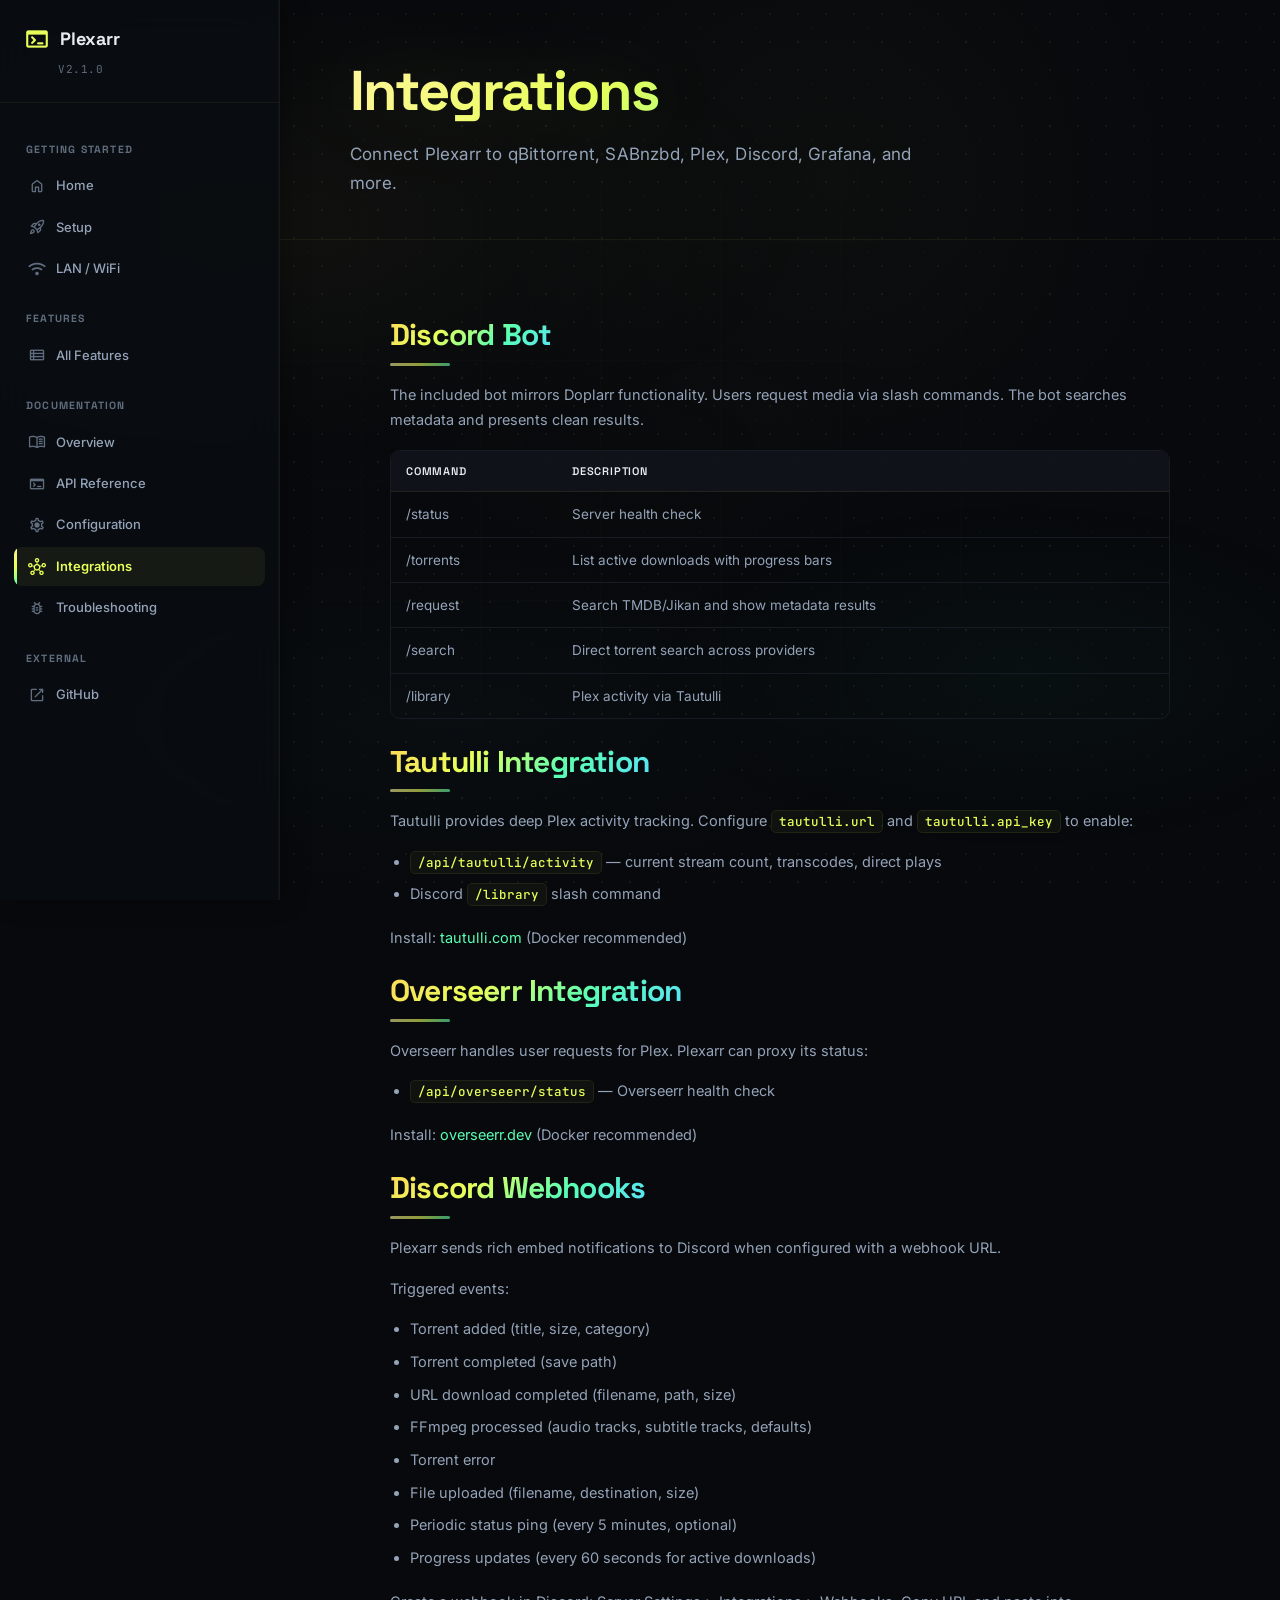
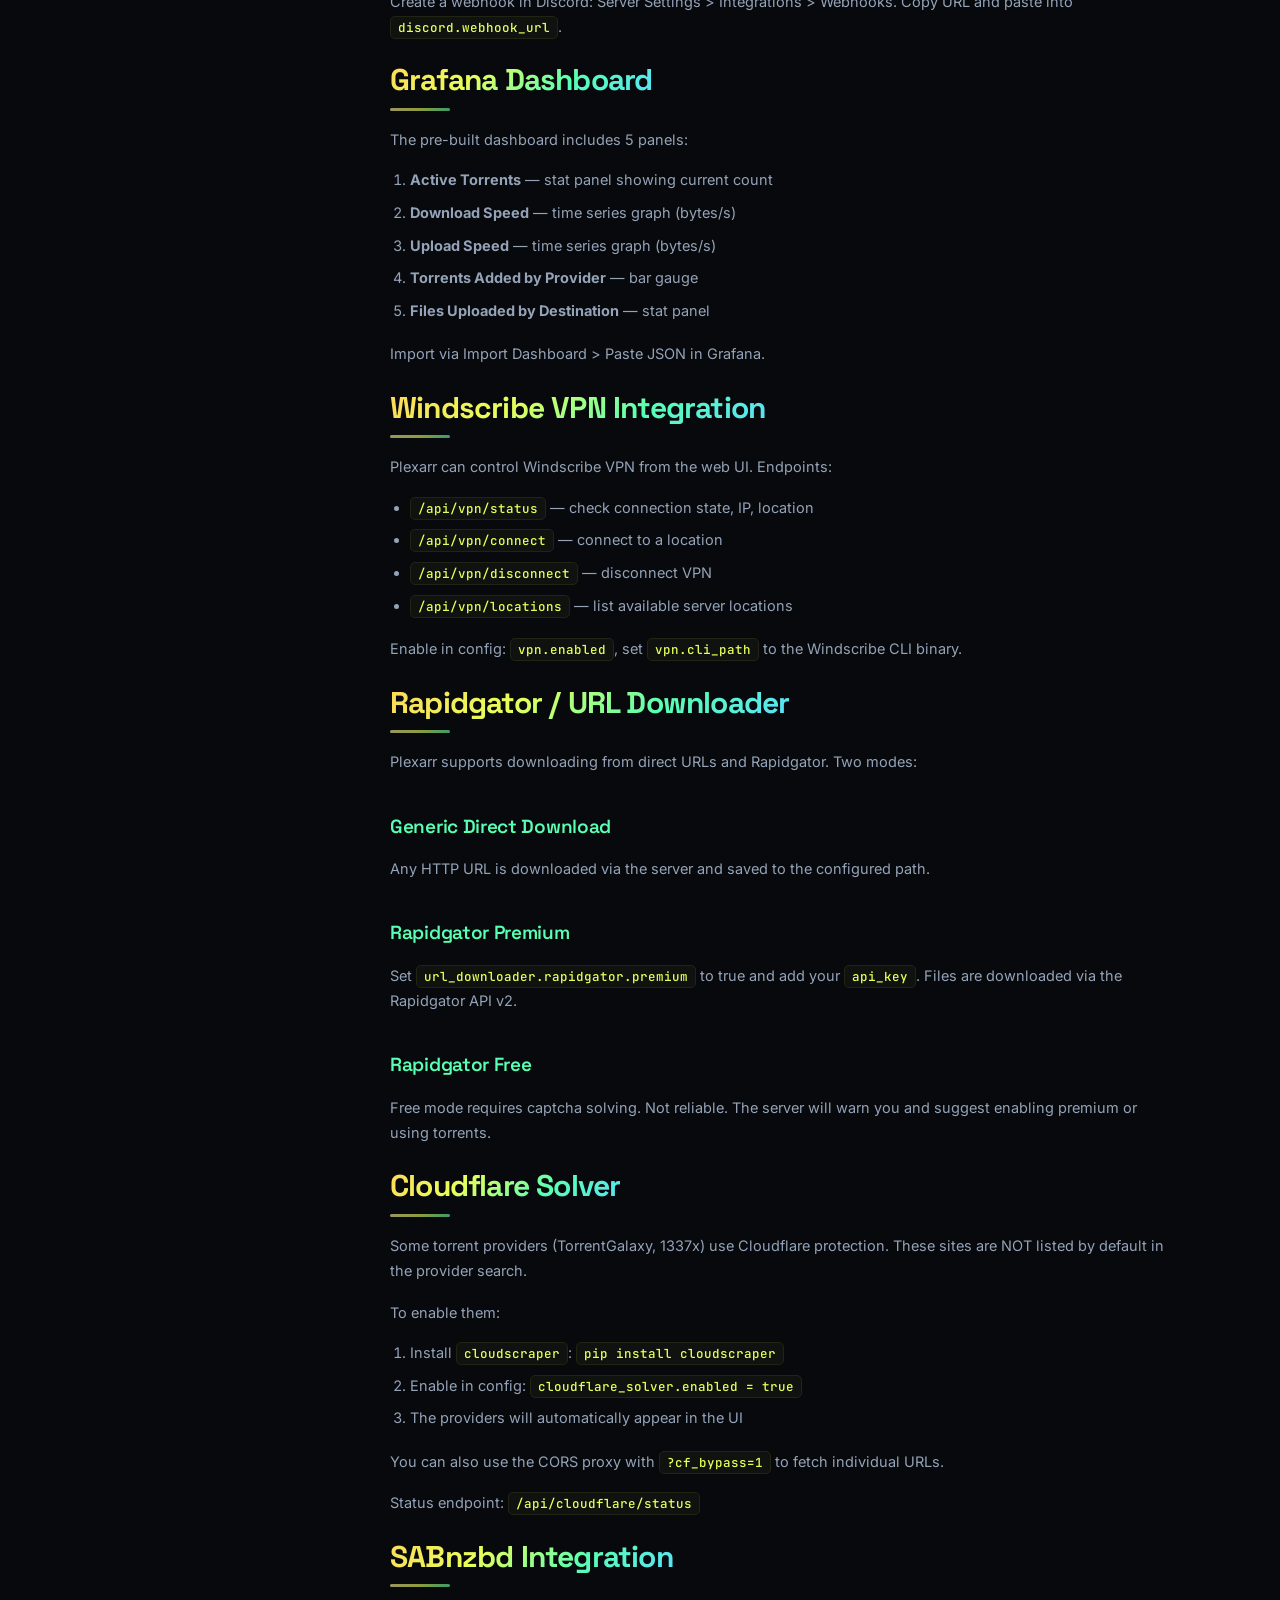
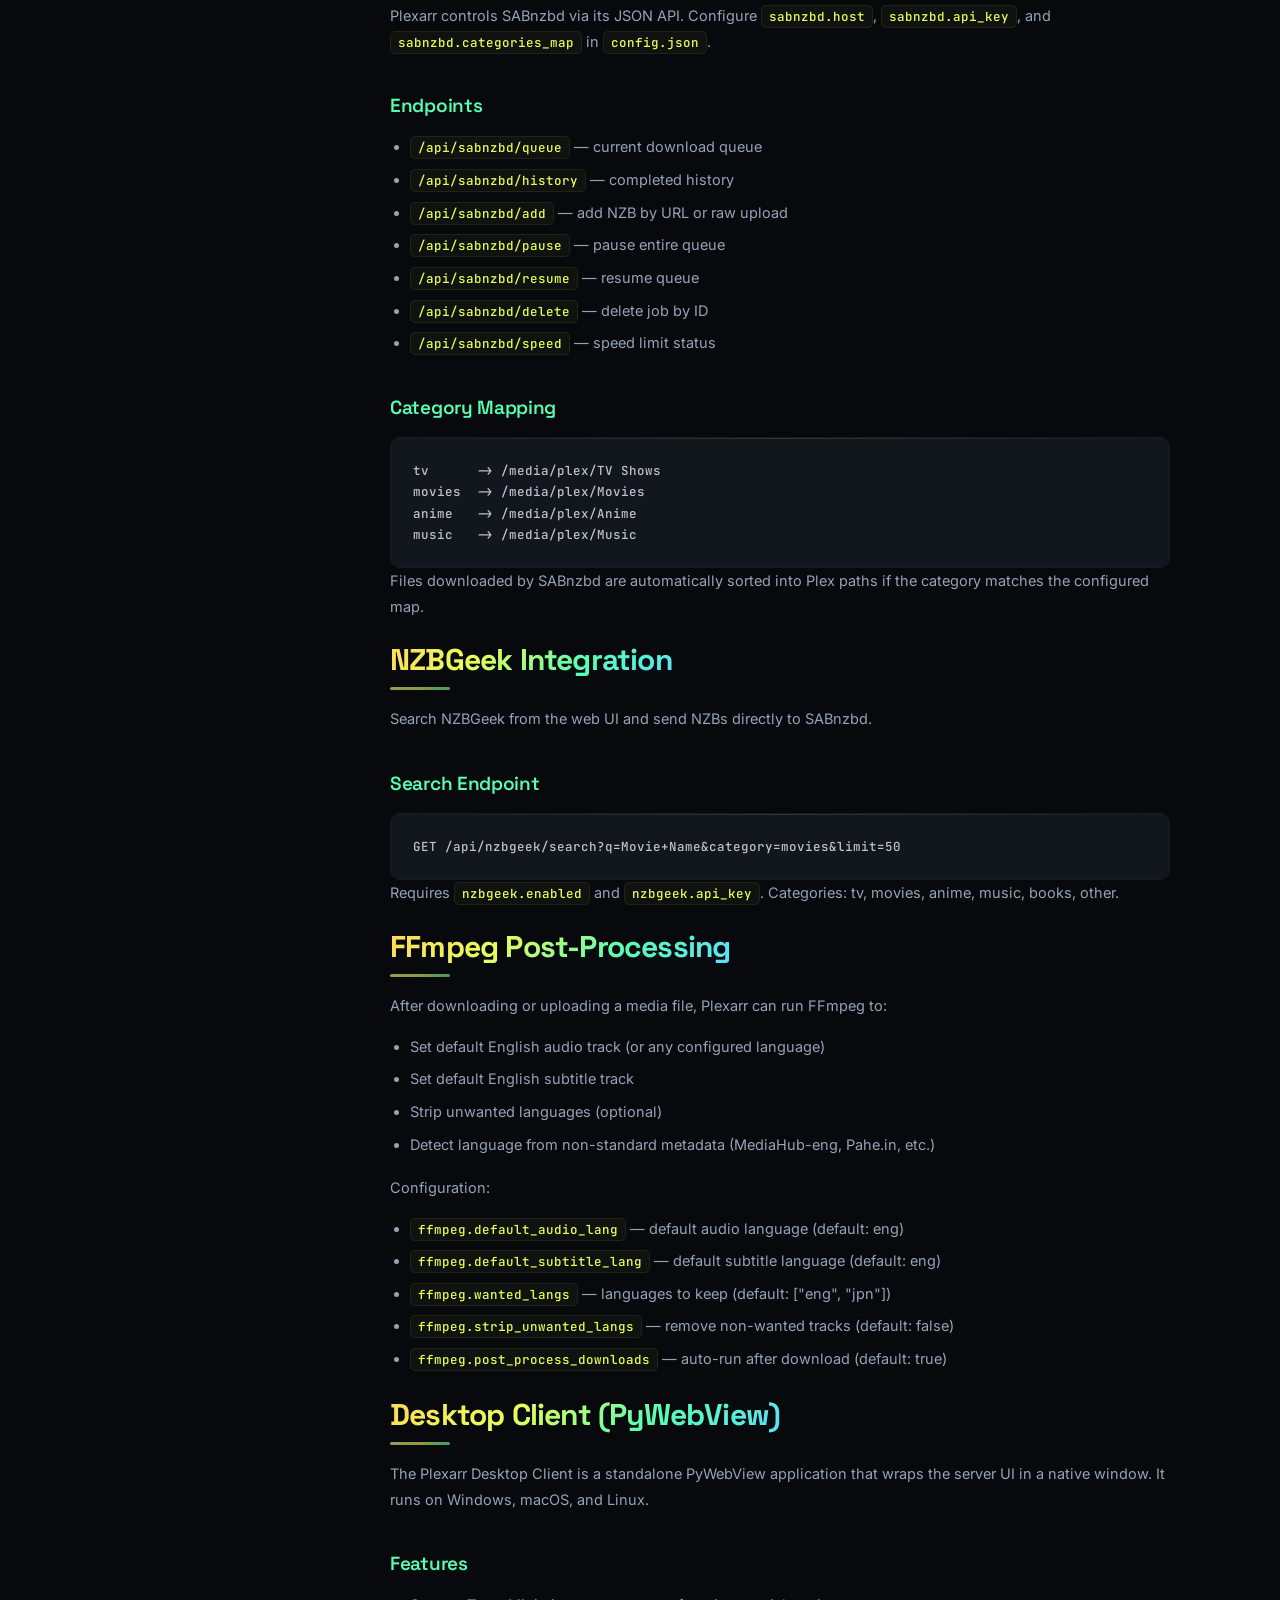
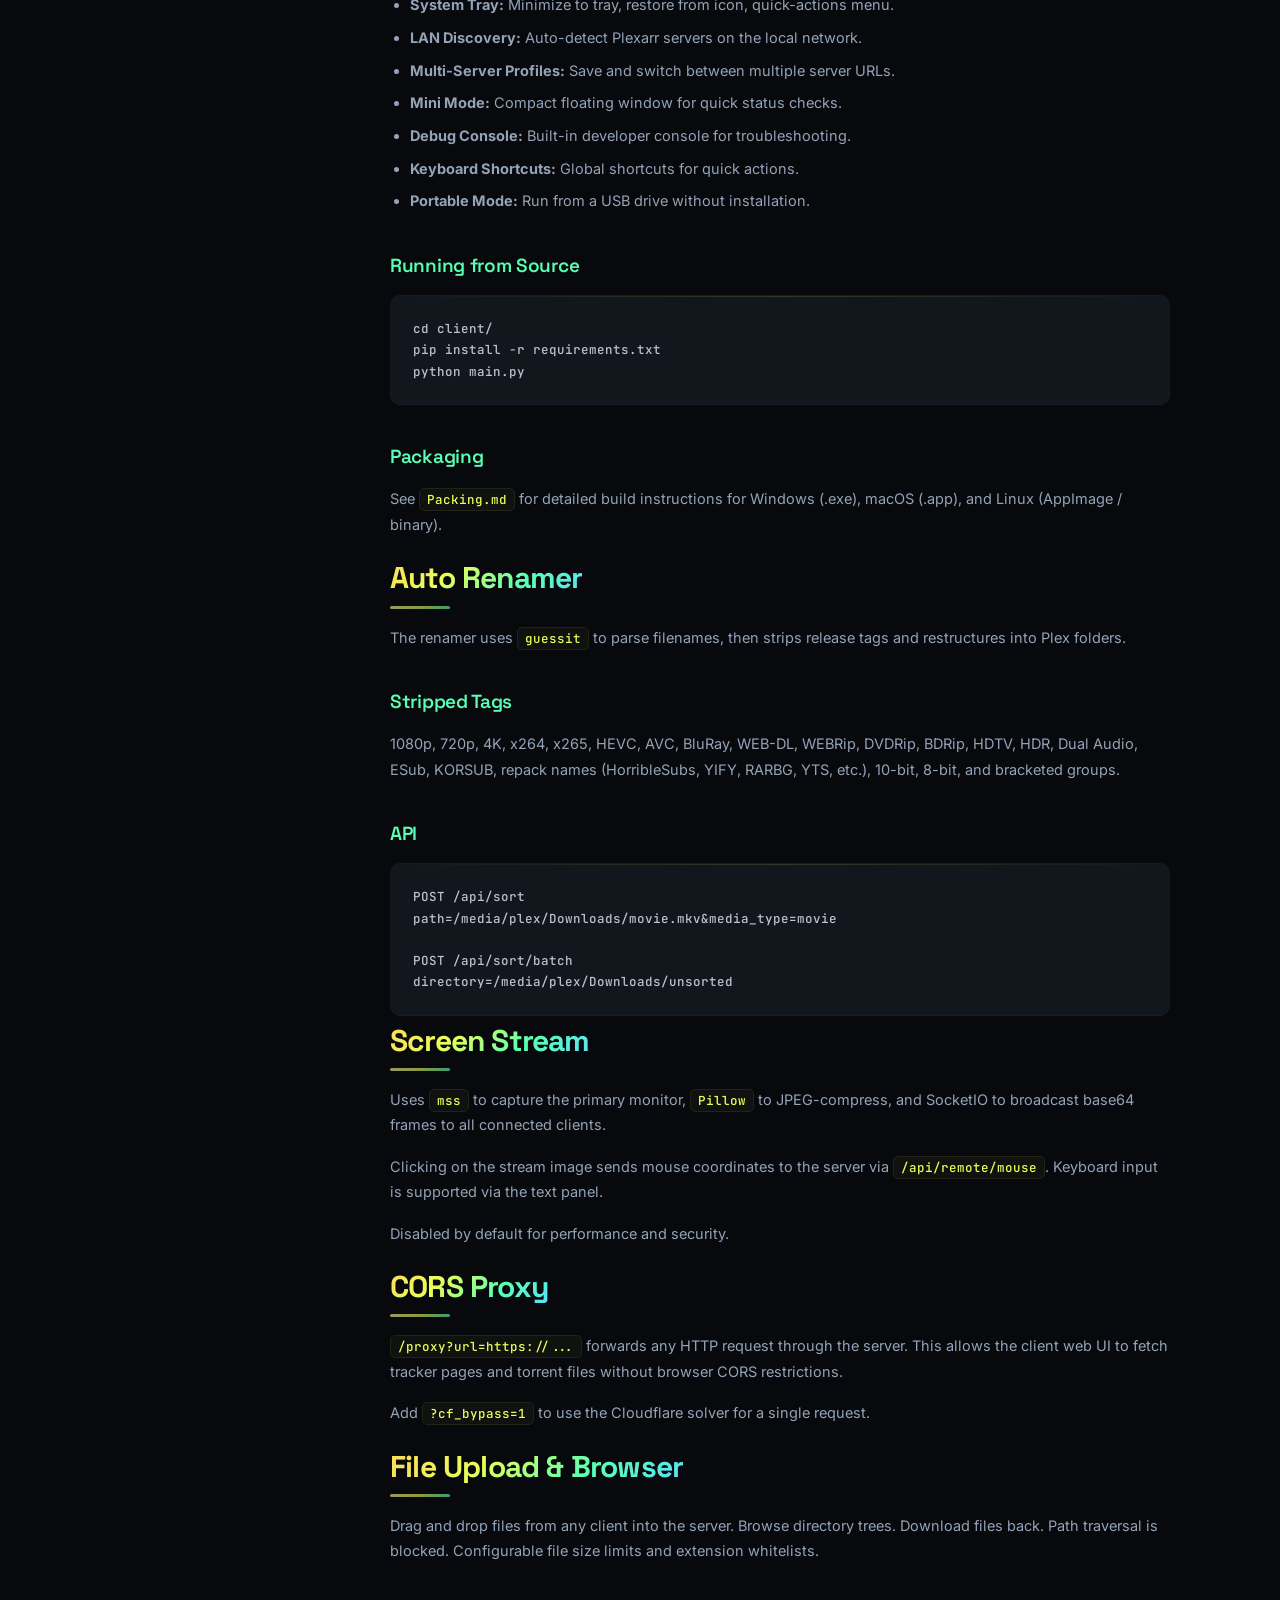
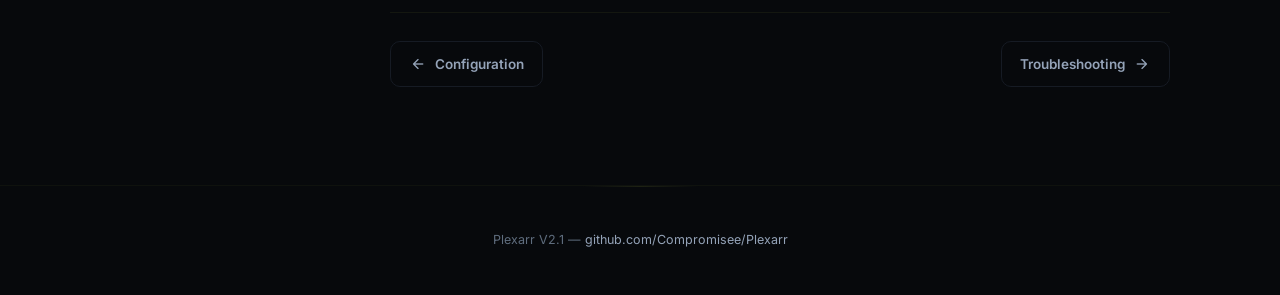
<file: docs/integrations.html>
<!DOCTYPE html>
<html lang="en">
<head>
<meta charset="UTF-8">
<meta name="viewport" content="width=device-width, initial-scale=1.0">
<title>Integrations — Plexarr</title>
<link rel="stylesheet" href="css/site.css">
</head>
<body>

<div class="dot-matrix"></div>
<div class="grid-lines"></div>
<div class="parallax-layer parallax-1"></div>
<div class="parallax-layer parallax-2"></div>
<div class="parallax-layer parallax-3"></div>

<div class="mobile-topbar">
  <div class="logo"><span class="micon" style="color:var(--accent)">terminal</span> Plexarr</div>
  <div class="mobile-toggle" onclick="toggleSidebar()"><span class="micon">menu</span></div>
</div>

<div class="sidebar" id="sidebar">
  <div class="sidebar-header">
    <a href="index.html">
      <span class="micon micon-lg" style="color:var(--accent)">terminal</span>
      <span>Plexarr</span>
    </a>
    <div class="version">V2.1.0</div>
  </div>
  <nav class="sidebar-nav">
    <div class="nav-section">Getting Started</div>
    <a href="index.html" class="nav-link"><span class="micon micon-sm">home</span> Home</a>
    <a href="setup.html" class="nav-link"><span class="micon micon-sm">rocket_launch</span> Setup</a>
    <a href="lan.html" class="nav-link"><span class="micon micon-sm">wifi</span> LAN / WiFi</a>

    <div class="nav-section">Features</div>
    <a href="features.html" class="nav-link"><span class="micon micon-sm">view_list</span> All Features</a>

    <div class="nav-section">Documentation</div>
    <a href="docs.html" class="nav-link"><span class="micon micon-sm">menu_book</span> Overview</a>
    <a href="api.html" class="nav-link"><span class="micon micon-sm">terminal</span> API Reference</a>
    <a href="config.html" class="nav-link"><span class="micon micon-sm">settings</span> Configuration</a>
    <a href="integrations.html" class="nav-link"><span class="micon micon-sm">hub</span> Integrations</a>
    <a href="troubleshooting.html" class="nav-link"><span class="micon micon-sm">bug_report</span> Troubleshooting</a>

    <div class="nav-section">External</div>
    <a href="https://github.com/Compromisee/Plexarr" target="_blank" class="nav-link"><span class="micon micon-sm">open_in_new</span> GitHub</a>
  </nav>
</div>
<div class="sidebar-overlay" id="sidebarOverlay" onclick="toggleSidebar()"></div>

<div class="main-content">

<section class="hero" style="padding:60px 20px 40px;">
  <div class="hero-inner">
    <h1 data-text="Integrations">Integrations</h1>
    <p class="subtitle">Connect Plexarr to qBittorrent, SABnzbd, Plex, Discord, Grafana, and more.</p>
  </div>
</section>

<section class="section reveal">
  <div class="container">

    <h2 id="doplarr">Discord Bot</h2>
    <p>The included bot mirrors Doplarr functionality. Users request media via slash commands. The bot searches metadata and presents clean results.</p>
    <table>
      <tr><th>Command</th><th>Description</th></tr>
      <tr><td>/status</td><td>Server health check</td></tr>
      <tr><td>/torrents</td><td>List active downloads with progress bars</td></tr>
      <tr><td>/request</td><td>Search TMDB/Jikan and show metadata results</td></tr>
      <tr><td>/search</td><td>Direct torrent search across providers</td></tr>
      <tr><td>/library</td><td>Plex activity via Tautulli</td></tr>
    </table>

    <h2 id="tautulli">Tautulli Integration</h2>
    <p>Tautulli provides deep Plex activity tracking. Configure <code>tautulli.url</code> and <code>tautulli.api_key</code> to enable:</p>
    <ul>
      <li><code>/api/tautulli/activity</code> — current stream count, transcodes, direct plays</li>
      <li>Discord <code>/library</code> slash command</li>
    </ul>
    <p>Install: <a href="https://tautulli.com/">tautulli.com</a> (Docker recommended)</p>

    <h2 id="overseerr">Overseerr Integration</h2>
    <p>Overseerr handles user requests for Plex. Plexarr can proxy its status:</p>
    <ul>
      <li><code>/api/overseerr/status</code> — Overseerr health check</li>
    </ul>
    <p>Install: <a href="https://overseerr.dev/">overseerr.dev</a> (Docker recommended)</p>

    <h2 id="discord-webhooks">Discord Webhooks</h2>
    <p>Plexarr sends rich embed notifications to Discord when configured with a webhook URL.</p>
    <p>Triggered events:</p>
    <ul>
      <li>Torrent added (title, size, category)</li>
      <li>Torrent completed (save path)</li>
      <li>URL download completed (filename, path, size)</li>
      <li>FFmpeg processed (audio tracks, subtitle tracks, defaults)</li>
      <li>Torrent error</li>
      <li>File uploaded (filename, destination, size)</li>
      <li>Periodic status ping (every 5 minutes, optional)</li>
      <li>Progress updates (every 60 seconds for active downloads)</li>
    </ul>
    <p>Create a webhook in Discord: Server Settings > Integrations > Webhooks. Copy URL and paste into <code>discord.webhook_url</code>.</p>

    <h2 id="grafana">Grafana Dashboard</h2>
    <p>The pre-built dashboard includes 5 panels:</p>
    <ol>
      <li><strong>Active Torrents</strong> — stat panel showing current count</li>
      <li><strong>Download Speed</strong> — time series graph (bytes/s)</li>
      <li><strong>Upload Speed</strong> — time series graph (bytes/s)</li>
      <li><strong>Torrents Added by Provider</strong> — bar gauge</li>
      <li><strong>Files Uploaded by Destination</strong> — stat panel</li>
    </ol>
    <p>Import via Import Dashboard > Paste JSON in Grafana.</p>

    <h2 id="vpn">Windscribe VPN Integration</h2>
    <p>Plexarr can control Windscribe VPN from the web UI. Endpoints:</p>
    <ul>
      <li><code>/api/vpn/status</code> — check connection state, IP, location</li>
      <li><code>/api/vpn/connect</code> — connect to a location</li>
      <li><code>/api/vpn/disconnect</code> — disconnect VPN</li>
      <li><code>/api/vpn/locations</code> — list available server locations</li>
    </ul>
    <p>Enable in config: <code>vpn.enabled</code>, set <code>vpn.cli_path</code> to the Windscribe CLI binary.</p>

    <h2 id="rapidgator">Rapidgator / URL Downloader</h2>
    <p>Plexarr supports downloading from direct URLs and Rapidgator. Two modes:</p>
    <h3>Generic Direct Download</h3>
    <p>Any HTTP URL is downloaded via the server and saved to the configured path.</p>
    <h3>Rapidgator Premium</h3>
    <p>Set <code>url_downloader.rapidgator.premium</code> to true and add your <code>api_key</code>. Files are downloaded via the Rapidgator API v2.</p>
    <h3>Rapidgator Free</h3>
    <p>Free mode requires captcha solving. Not reliable. The server will warn you and suggest enabling premium or using torrents.</p>

    <h2 id="cloudflare">Cloudflare Solver</h2>
    <p>Some torrent providers (TorrentGalaxy, 1337x) use Cloudflare protection. These sites are NOT listed by default in the provider search.</p>
    <p>To enable them:</p>
    <ol>
      <li>Install <code>cloudscraper</code>: <code>pip install cloudscraper</code></li>
      <li>Enable in config: <code>cloudflare_solver.enabled = true</code></li>
      <li>The providers will automatically appear in the UI</li>
    </ol>
    <p>You can also use the CORS proxy with <code>?cf_bypass=1</code> to fetch individual URLs.</p>
    <p>Status endpoint: <code>/api/cloudflare/status</code></p>

    <h2 id="sabnzbd">SABnzbd Integration</h2>
    <p>Plexarr controls SABnzbd via its JSON API. Configure <code>sabnzbd.host</code>, <code>sabnzbd.api_key</code>, and <code>sabnzbd.categories_map</code> in <code>config.json</code>.</p>
    <h3>Endpoints</h3>
    <ul>
      <li><code>/api/sabnzbd/queue</code> — current download queue</li>
      <li><code>/api/sabnzbd/history</code> — completed history</li>
      <li><code>/api/sabnzbd/add</code> — add NZB by URL or raw upload</li>
      <li><code>/api/sabnzbd/pause</code> — pause entire queue</li>
      <li><code>/api/sabnzbd/resume</code> — resume queue</li>
      <li><code>/api/sabnzbd/delete</code> — delete job by ID</li>
      <li><code>/api/sabnzbd/speed</code> — speed limit status</li>
    </ul>
    <h3>Category Mapping</h3>
    <pre><code>tv      -> /media/plex/TV Shows
movies  -> /media/plex/Movies
anime   -> /media/plex/Anime
music   -> /media/plex/Music</code></pre>
    <p>Files downloaded by SABnzbd are automatically sorted into Plex paths if the category matches the configured map.</p>

    <h2 id="nzbgeek">NZBGeek Integration</h2>
    <p>Search NZBGeek from the web UI and send NZBs directly to SABnzbd.</p>
    <h3>Search Endpoint</h3>
    <pre><code>GET /api/nzbgeek/search?q=Movie+Name&amp;category=movies&amp;limit=50</code></pre>
    <p>Requires <code>nzbgeek.enabled</code> and <code>nzbgeek.api_key</code>. Categories: tv, movies, anime, music, books, other.</p>

    <h2 id="ffmpeg">FFmpeg Post-Processing</h2>
    <p>After downloading or uploading a media file, Plexarr can run FFmpeg to:</p>
    <ul>
      <li>Set default English audio track (or any configured language)</li>
      <li>Set default English subtitle track</li>
      <li>Strip unwanted languages (optional)</li>
      <li>Detect language from non-standard metadata (MediaHub-eng, Pahe.in, etc.)</li>
    </ul>
    <p>Configuration:</p>
    <ul>
      <li><code>ffmpeg.default_audio_lang</code> — default audio language (default: eng)</li>
      <li><code>ffmpeg.default_subtitle_lang</code> — default subtitle language (default: eng)</li>
      <li><code>ffmpeg.wanted_langs</code> — languages to keep (default: ["eng", "jpn"])</li>
      <li><code>ffmpeg.strip_unwanted_langs</code> — remove non-wanted tracks (default: false)</li>
      <li><code>ffmpeg.post_process_downloads</code> — auto-run after download (default: true)</li>
    </ul>

    <h2 id="desktop">Desktop Client (PyWebView)</h2>
    <p>The Plexarr Desktop Client is a standalone PyWebView application that wraps the server UI in a native window. It runs on Windows, macOS, and Linux.</p>
    <h3>Features</h3>
    <ul>
      <li><strong>System Tray:</strong> Minimize to tray, restore from icon, quick-actions menu.</li>
      <li><strong>LAN Discovery:</strong> Auto-detect Plexarr servers on the local network.</li>
      <li><strong>Multi-Server Profiles:</strong> Save and switch between multiple server URLs.</li>
      <li><strong>Mini Mode:</strong> Compact floating window for quick status checks.</li>
      <li><strong>Debug Console:</strong> Built-in developer console for troubleshooting.</li>
      <li><strong>Keyboard Shortcuts:</strong> Global shortcuts for quick actions.</li>
      <li><strong>Portable Mode:</strong> Run from a USB drive without installation.</li>
    </ul>
    <h3>Running from Source</h3>
    <pre><code>cd client/
pip install -r requirements.txt
python main.py</code></pre>
    <h3>Packaging</h3>
    <p>See <code>Packing.md</code> for detailed build instructions for Windows (.exe), macOS (.app), and Linux (AppImage / binary).</p>

    <h2>Auto Renamer</h2>
    <p>The renamer uses <code>guessit</code> to parse filenames, then strips release tags and restructures into Plex folders.</p>
    <h3>Stripped Tags</h3>
    <p>1080p, 720p, 4K, x264, x265, HEVC, AVC, BluRay, WEB-DL, WEBRip, DVDRip, BDRip, HDTV, HDR, Dual Audio, ESub, KORSUB, repack names (HorribleSubs, YIFY, RARBG, YTS, etc.), 10-bit, 8-bit, and bracketed groups.</p>
    <h3>API</h3>
    <pre><code>POST /api/sort
path=/media/plex/Downloads/movie.mkv&amp;media_type=movie

POST /api/sort/batch
directory=/media/plex/Downloads/unsorted</code></pre>

    <h2>Screen Stream</h2>
    <p>Uses <code>mss</code> to capture the primary monitor, <code>Pillow</code> to JPEG-compress, and SocketIO to broadcast base64 frames to all connected clients.</p>
    <p>Clicking on the stream image sends mouse coordinates to the server via <code>/api/remote/mouse</code>. Keyboard input is supported via the text panel.</p>
    <p>Disabled by default for performance and security.</p>

    <h2>CORS Proxy</h2>
    <p><code>/proxy?url=https://...</code> forwards any HTTP request through the server. This allows the client web UI to fetch tracker pages and torrent files without browser CORS restrictions.</p>
    <p>Add <code>?cf_bypass=1</code> to use the Cloudflare solver for a single request.</p>

    <h2>File Upload &amp; Browser</h2>
    <p>Drag and drop files from any client into the server. Browse directory trees. Download files back. Path traversal is blocked. Configurable file size limits and extension whitelists.</p>

    <div class="page-nav">
      <a href="config.html"><span class="micon">arrow_back</span> Configuration</a>
      <a href="troubleshooting.html">Troubleshooting <span class="micon">arrow_forward</span></a>
    </div>

  </div>
</section>

</div>

<div class="footer">
  <p>Plexarr V2.1 — <a href="https://github.com/Compromisee/Plexarr">github.com/Compromisee/Plexarr</a></p>
</div>

<div id="toast-container" style="position:fixed; bottom:16px; right:16px; display:flex; flex-direction:column; gap:6px; z-index:9999;"></div>

<script src="js/site.js"></script>
</body>
</html>
</file>
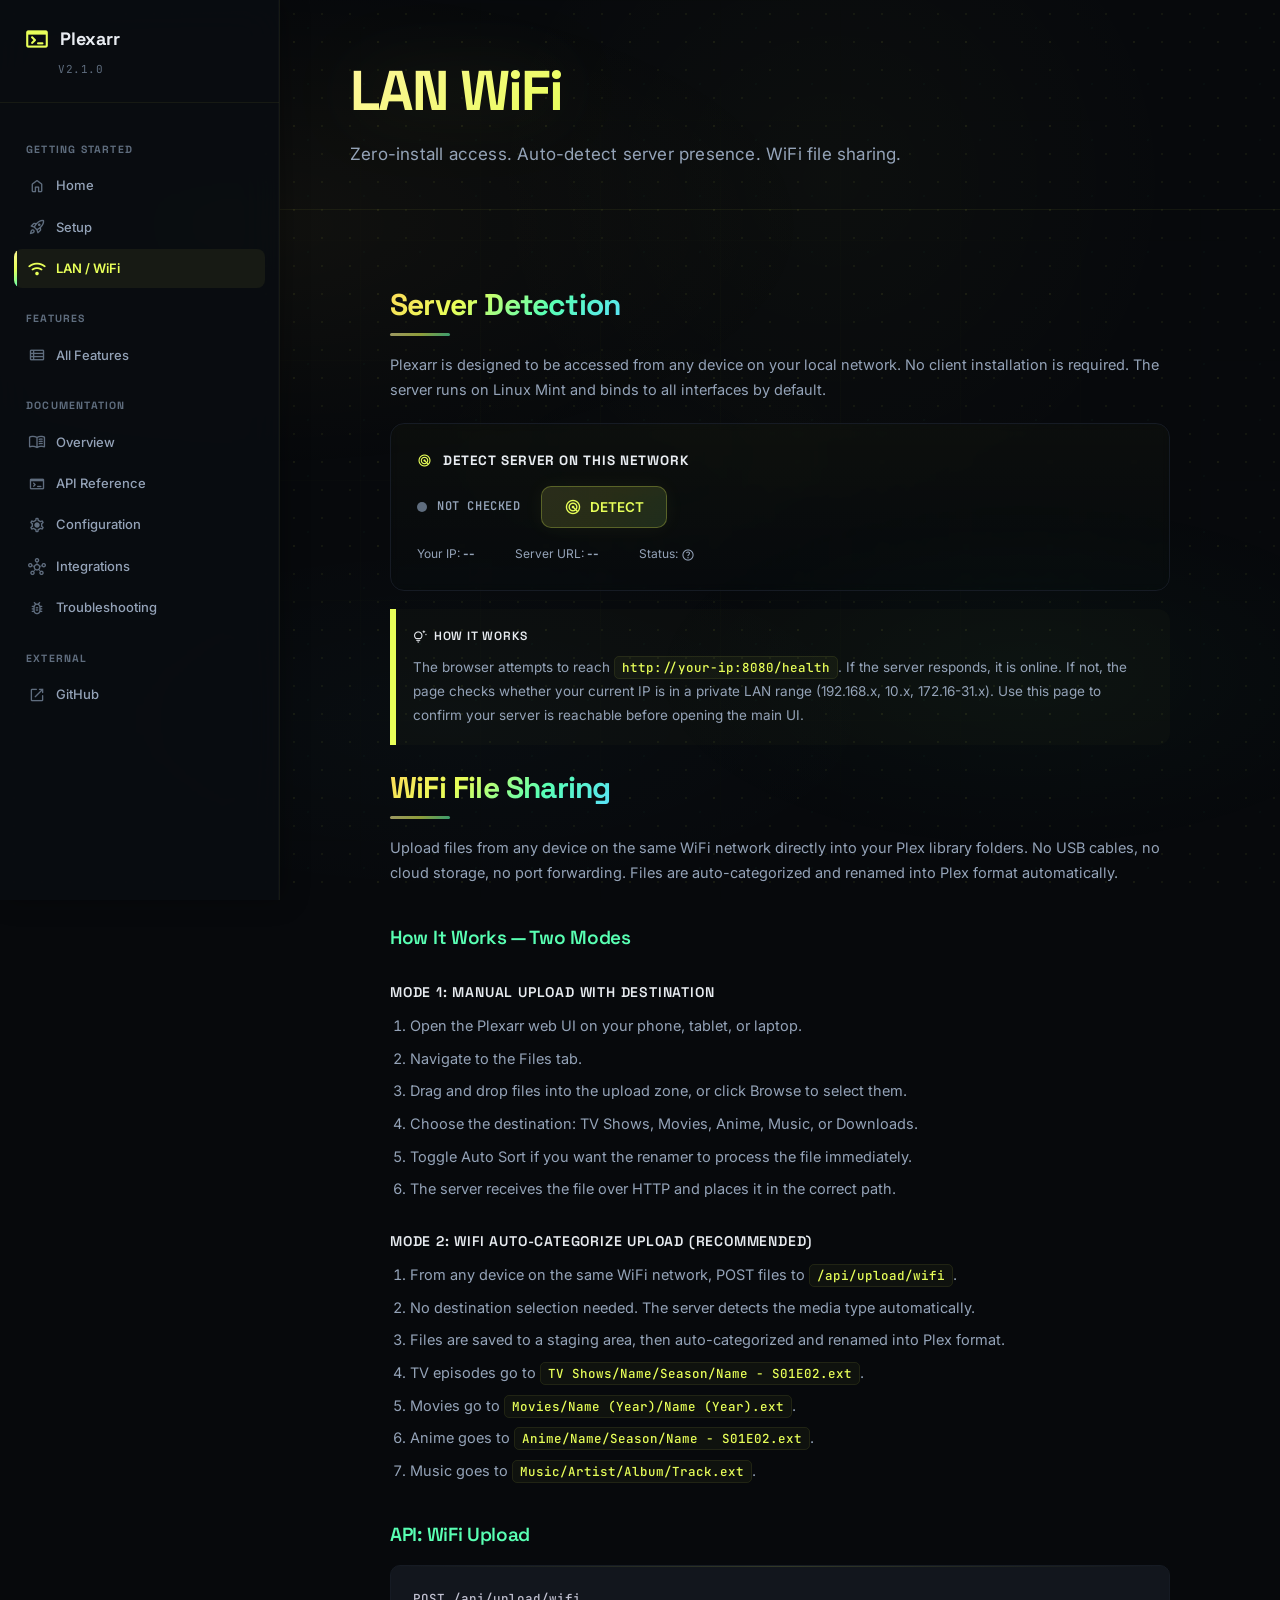
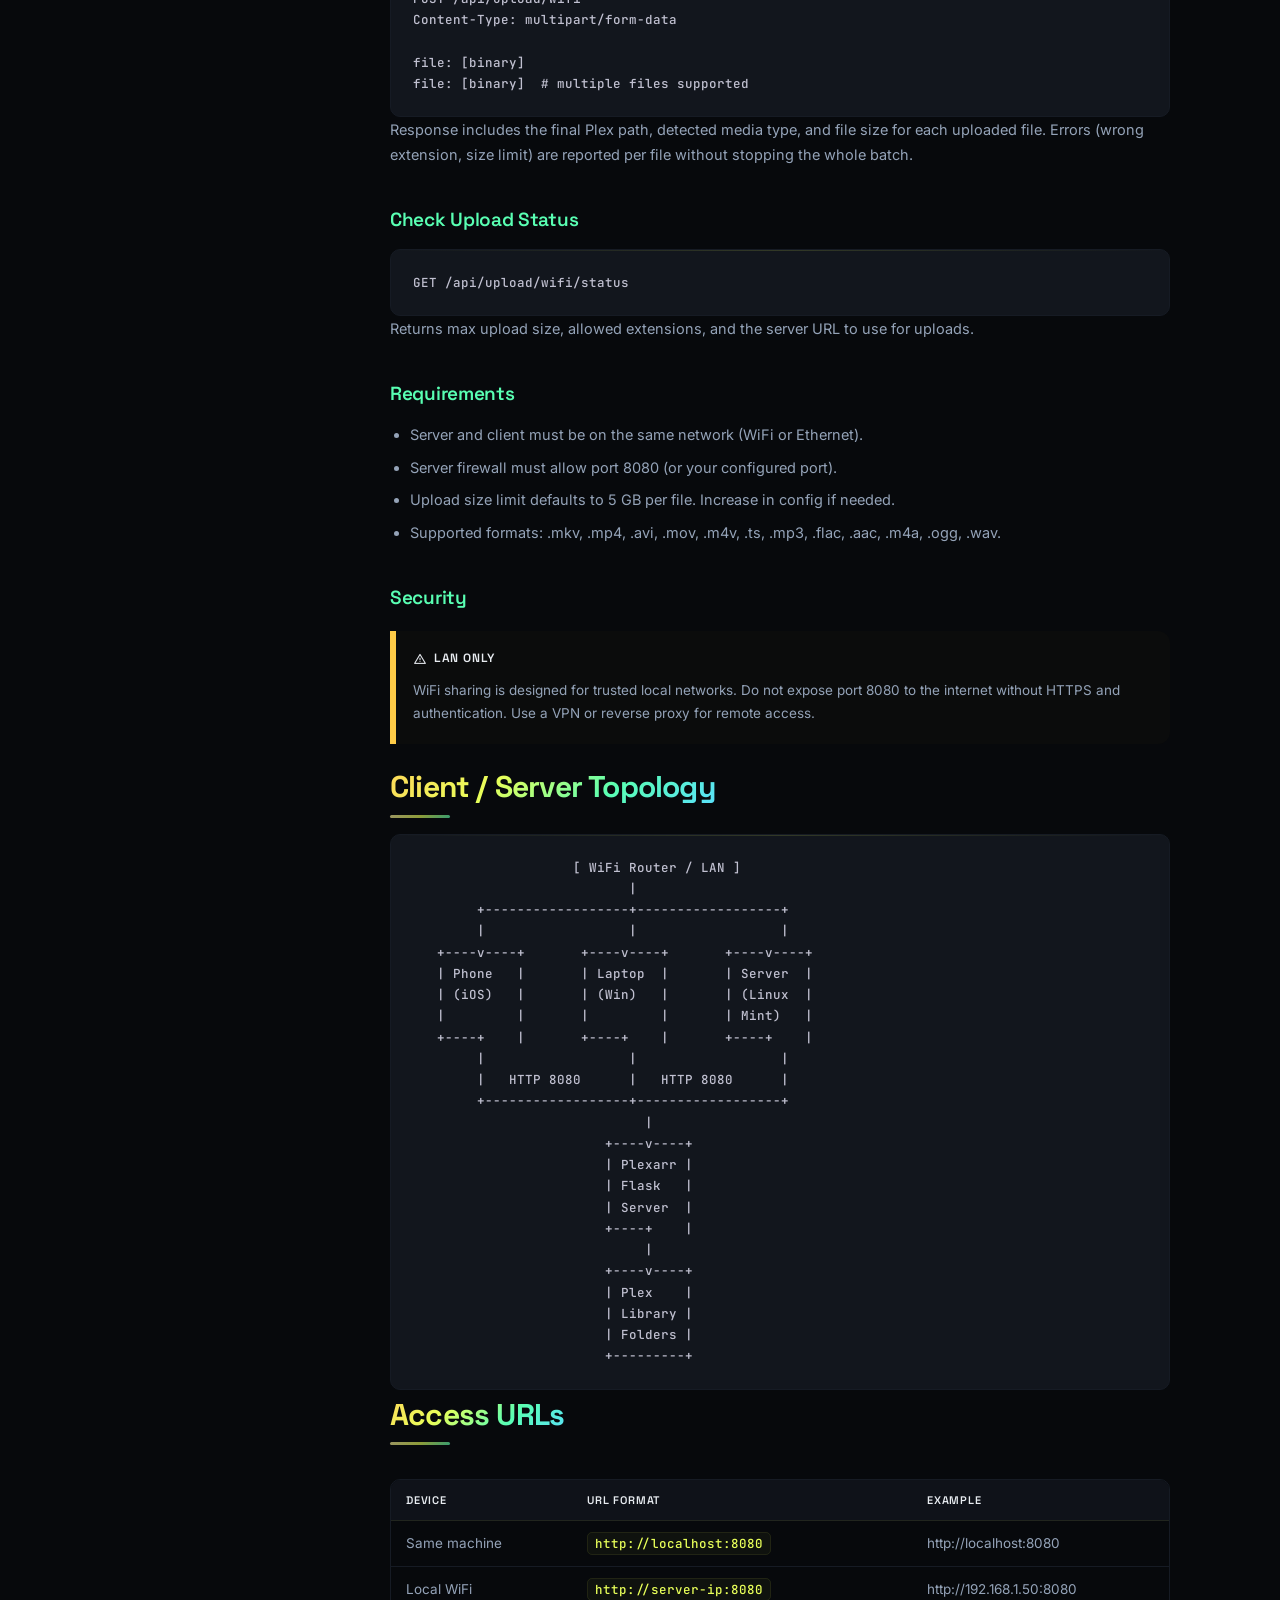
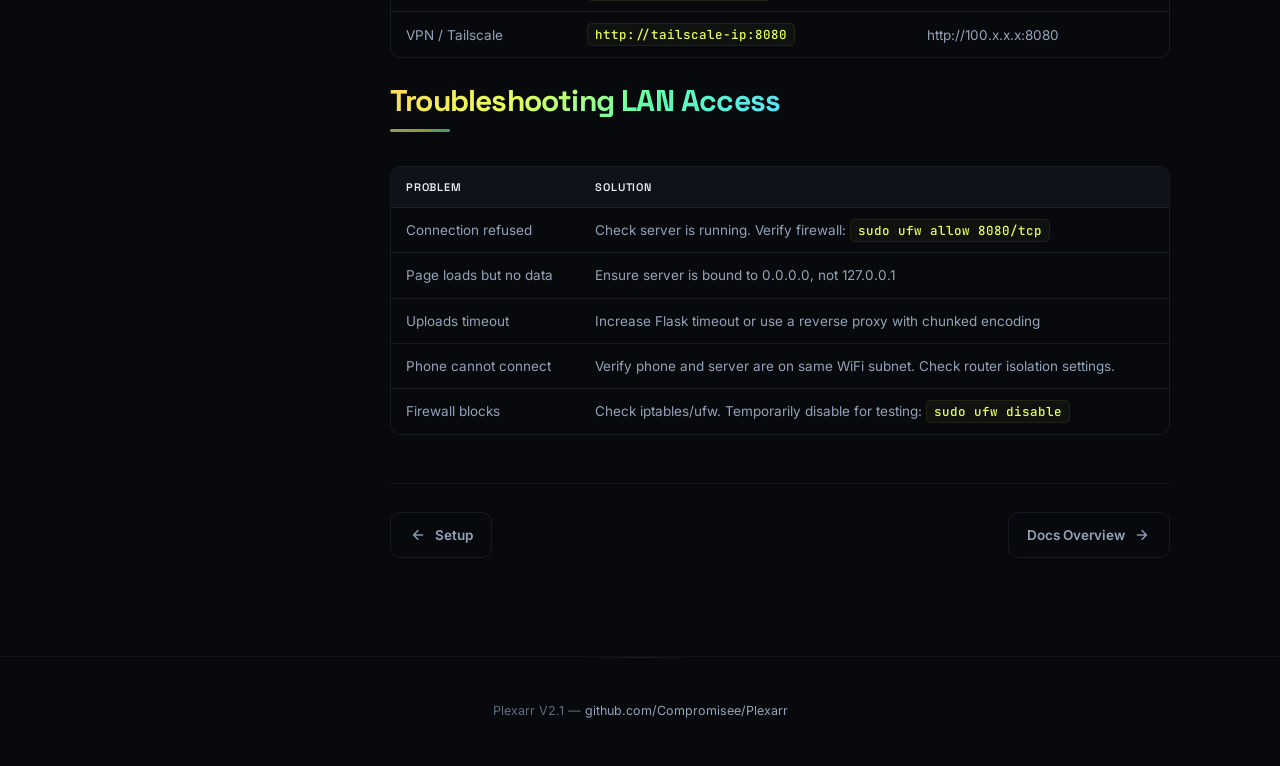
<file: docs/lan.html>
<!DOCTYPE html>
<html lang="en">
<head>
<meta charset="UTF-8">
<meta name="viewport" content="width=device-width, initial-scale=1.0">
<title>LAN & WiFi — Plexarr</title>
<link rel="stylesheet" href="css/site.css">
</head>
<body>

<div class="dot-matrix"></div>
<div class="grid-lines"></div>
<div class="parallax-layer parallax-1"></div>
<div class="parallax-layer parallax-2"></div>
<div class="parallax-layer parallax-3"></div>

<div class="mobile-topbar">
  <div class="logo"><span class="micon" style="color:var(--accent)">terminal</span> Plexarr</div>
  <div class="mobile-toggle" onclick="toggleSidebar()"><span class="micon">menu</span></div>
</div>

<div class="sidebar" id="sidebar">
  <div class="sidebar-header">
    <a href="index.html">
      <span class="micon micon-lg" style="color:var(--accent)">terminal</span>
      <span>Plexarr</span>
    </a>
    <div class="version">V2.1.0</div>
  </div>
  <nav class="sidebar-nav">
    <div class="nav-section">Getting Started</div>
    <a href="index.html" class="nav-link"><span class="micon micon-sm">home</span> Home</a>
    <a href="setup.html" class="nav-link"><span class="micon micon-sm">rocket_launch</span> Setup</a>
    <a href="lan.html" class="nav-link"><span class="micon micon-sm">wifi</span> LAN / WiFi</a>

    <div class="nav-section">Features</div>
    <a href="features.html" class="nav-link"><span class="micon micon-sm">view_list</span> All Features</a>

    <div class="nav-section">Documentation</div>
    <a href="docs.html" class="nav-link"><span class="micon micon-sm">menu_book</span> Overview</a>
    <a href="api.html" class="nav-link"><span class="micon micon-sm">terminal</span> API Reference</a>
    <a href="config.html" class="nav-link"><span class="micon micon-sm">settings</span> Configuration</a>
    <a href="integrations.html" class="nav-link"><span class="micon micon-sm">hub</span> Integrations</a>
    <a href="troubleshooting.html" class="nav-link"><span class="micon micon-sm">bug_report</span> Troubleshooting</a>

    <div class="nav-section">External</div>
    <a href="https://github.com/Compromisee/Plexarr" target="_blank" class="nav-link"><span class="micon micon-sm">open_in_new</span> GitHub</a>
  </nav>
</div>
<div class="sidebar-overlay" id="sidebarOverlay" onclick="toggleSidebar()"></div>

<div class="main-content">

<section class="hero" style="padding:60px 20px 40px;">
  <div class="hero-inner">
    <h1 data-text="LAN WiFi">LAN <span class="accent">WiFi</span></h1>
    <p class="subtitle">Zero-install access. Auto-detect server presence. WiFi file sharing.</p>
  </div>
</section>

<section class="section reveal">
  <div class="container">

    <h2>Server Detection</h2>
    <p>Plexarr is designed to be accessed from any device on your local network. No client installation is required. The server runs on Linux Mint and binds to all interfaces by default.</p>

    <div class="card" style="margin-top:20px;">
      <div class="card-title"><span class="micon micon-sm accent">radar</span> Detect Server on This Network</div>
      <div style="display:flex; gap:20px; align-items:center; flex-wrap:wrap;">
        <div class="lan-status" id="lanStatus">
          <span class="dot" id="lanDot"></span>
          <span id="lanText">NOT CHECKED</span>
        </div>
        <button class="btn primary" onclick="detectLan()">
          <span class="micon">radar</span> DETECT
        </button>
      </div>
      <div style="display:flex; gap:40px; margin-top:16px; font-size:12px; color:var(--text-2); flex-wrap:wrap;">
        <div>Your IP: <strong id="lanIp">--</strong></div>
        <div>Server URL: <strong id="lanServer">--</strong></div>
        <div>Status: <span class="micon" id="lanIcon" style="font-size:14px; vertical-align:middle;">help</span></div>
      </div>
    </div>

    <div class="box tip">
      <h4><span class="micon" style="font-size:14px;vertical-align:middle">tips_and_updates</span> How it works</h4>
      <p>The browser attempts to reach <code>http://your-ip:8080/health</code>. If the server responds, it is online. If not, the page checks whether your current IP is in a private LAN range (192.168.x, 10.x, 172.16-31.x). Use this page to confirm your server is reachable before opening the main UI.</p>
    </div>

    <h2>WiFi File Sharing</h2>
    <p>Upload files from any device on the same WiFi network directly into your Plex library folders. No USB cables, no cloud storage, no port forwarding. Files are auto-categorized and renamed into Plex format automatically.</p>

    <h3>How It Works — Two Modes</h3>
    <h4>Mode 1: Manual Upload with Destination</h4>
    <ol>
      <li>Open the Plexarr web UI on your phone, tablet, or laptop.</li>
      <li>Navigate to the Files tab.</li>
      <li>Drag and drop files into the upload zone, or click Browse to select them.</li>
      <li>Choose the destination: TV Shows, Movies, Anime, Music, or Downloads.</li>
      <li>Toggle Auto Sort if you want the renamer to process the file immediately.</li>
      <li>The server receives the file over HTTP and places it in the correct path.</li>
    </ol>

    <h4>Mode 2: WiFi Auto-Categorize Upload (Recommended)</h4>
    <ol>
      <li>From any device on the same WiFi network, POST files to <code>/api/upload/wifi</code>.</li>
      <li>No destination selection needed. The server detects the media type automatically.</li>
      <li>Files are saved to a staging area, then auto-categorized and renamed into Plex format.</li>
      <li>TV episodes go to <code>TV Shows/Name/Season/Name - S01E02.ext</code>.</li>
      <li>Movies go to <code>Movies/Name (Year)/Name (Year).ext</code>.</li>
      <li>Anime goes to <code>Anime/Name/Season/Name - S01E02.ext</code>.</li>
      <li>Music goes to <code>Music/Artist/Album/Track.ext</code>.</li>
    </ol>

    <h3>API: WiFi Upload</h3>
    <pre><code>POST /api/upload/wifi
Content-Type: multipart/form-data

file: [binary]
file: [binary]  # multiple files supported</code></pre>
    <p>Response includes the final Plex path, detected media type, and file size for each uploaded file. Errors (wrong extension, size limit) are reported per file without stopping the whole batch.</p>

    <h3>Check Upload Status</h3>
    <pre><code>GET /api/upload/wifi/status</code></pre>
    <p>Returns max upload size, allowed extensions, and the server URL to use for uploads.</p>

    <h3>Requirements</h3>
    <ul>
      <li>Server and client must be on the same network (WiFi or Ethernet).</li>
      <li>Server firewall must allow port 8080 (or your configured port).</li>
      <li>Upload size limit defaults to 5 GB per file. Increase in config if needed.</li>
      <li>Supported formats: .mkv, .mp4, .avi, .mov, .m4v, .ts, .mp3, .flac, .aac, .m4a, .ogg, .wav.</li>
    </ul>

    <h3>Security</h3>
    <div class="box warn">
      <h4><span class="micon" style="font-size:14px;vertical-align:middle">warning</span> LAN Only</h4>
      <p>WiFi sharing is designed for trusted local networks. Do not expose port 8080 to the internet without HTTPS and authentication. Use a VPN or reverse proxy for remote access.</p>
    </div>

    <h2>Client / Server Topology</h2>
    <pre><code>                    [ WiFi Router / LAN ]
                           |
        +------------------+------------------+
        |                  |                  |
   +----v----+       +----v----+       +----v----+
   | Phone   |       | Laptop  |       | Server  |
   | (iOS)   |       | (Win)   |       | (Linux  |
   |         |       |         |       | Mint)   |
   +----+    |       +----+    |       +----+    |
        |                  |                  |
        |   HTTP 8080      |   HTTP 8080      |
        +------------------+------------------+
                             |
                        +----v----+
                        | Plexarr |
                        | Flask   |
                        | Server  |
                        +----+    |
                             |
                        +----v----+
                        | Plex    |
                        | Library |
                        | Folders |
                        +---------+</code></pre>

    <h2>Access URLs</h2>
    <table>
      <tr><th>Device</th><th>URL Format</th><th>Example</th></tr>
      <tr><td>Same machine</td><td><code>http://localhost:8080</code></td><td>http://localhost:8080</td></tr>
      <tr><td>Local WiFi</td><td><code>http://server-ip:8080</code></td><td>http://192.168.1.50:8080</td></tr>
      <tr><td>VPN / Tailscale</td><td><code>http://tailscale-ip:8080</code></td><td>http://100.x.x.x:8080</td></tr>
    </table>

    <h2>Troubleshooting LAN Access</h2>
    <table>
      <tr><th>Problem</th><th>Solution</th></tr>
      <tr><td>Connection refused</td><td>Check server is running. Verify firewall: <code>sudo ufw allow 8080/tcp</code></td></tr>
      <tr><td>Page loads but no data</td><td>Ensure server is bound to 0.0.0.0, not 127.0.0.1</td></tr>
      <tr><td>Uploads timeout</td><td>Increase Flask timeout or use a reverse proxy with chunked encoding</td></tr>
      <tr><td>Phone cannot connect</td><td>Verify phone and server are on same WiFi subnet. Check router isolation settings.</td></tr>
      <tr><td>Firewall blocks</td><td>Check iptables/ufw. Temporarily disable for testing: <code>sudo ufw disable</code></td></tr>
    </table>

    <div class="page-nav">
      <a href="setup.html"><span class="micon">arrow_back</span> Setup</a>
      <a href="docs.html">Docs Overview <span class="micon">arrow_forward</span></a>
    </div>

  </div>
</section>

</div>

<div class="footer">
  <p>Plexarr V2.1 — <a href="https://github.com/Compromisee/Plexarr">github.com/Compromisee/Plexarr</a></p>
</div>

<div id="toast-container" style="position:fixed; bottom:16px; right:16px; display:flex; flex-direction:column; gap:6px; z-index:9999;"></div>

<script src="js/site.js"></script>
</body>
</html>
</file>
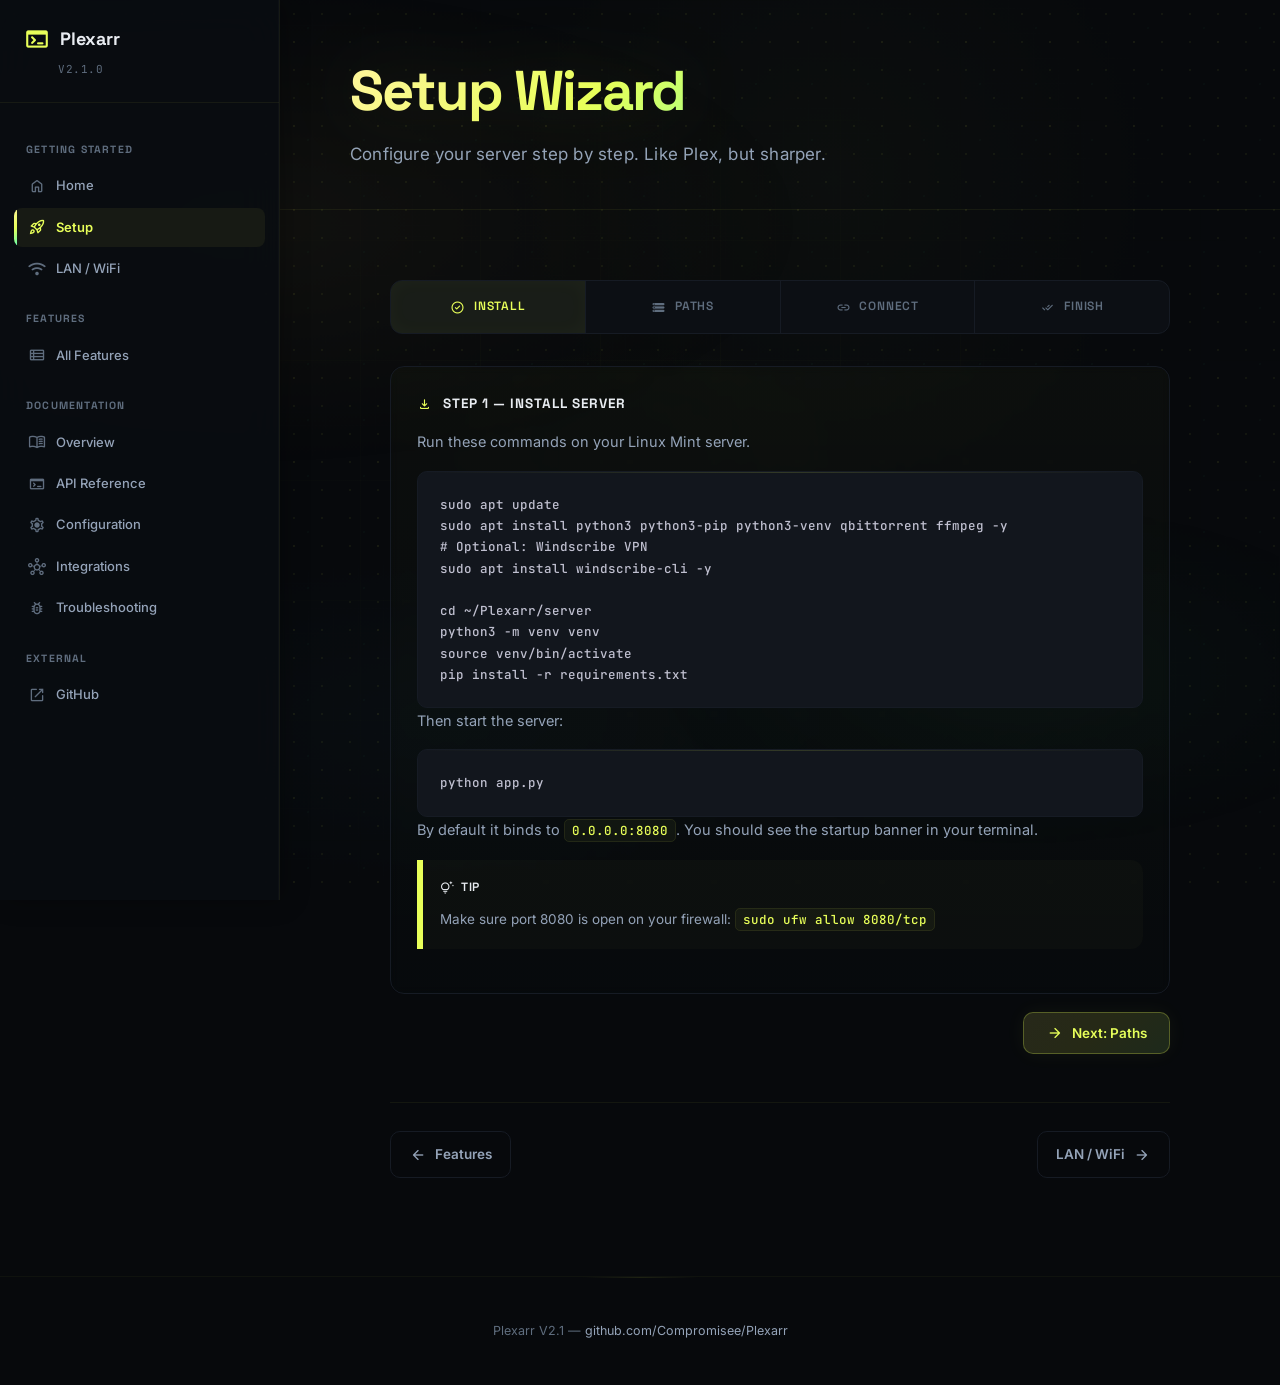
<file: docs/setup.html>
<!DOCTYPE html>
<html lang="en">
<head>
<meta charset="UTF-8">
<meta name="viewport" content="width=device-width, initial-scale=1.0">
<title>Setup — Plexarr</title>
<link rel="stylesheet" href="css/site.css">
</head>
<body>

<div class="dot-matrix"></div>
<div class="grid-lines"></div>
<div class="parallax-layer parallax-1"></div>
<div class="parallax-layer parallax-2"></div>
<div class="parallax-layer parallax-3"></div>

<div class="mobile-topbar">
  <div class="logo"><span class="micon" style="color:var(--accent)">terminal</span> Plexarr</div>
  <div class="mobile-toggle" onclick="toggleSidebar()"><span class="micon">menu</span></div>
</div>

<div class="sidebar" id="sidebar">
  <div class="sidebar-header">
    <a href="index.html">
      <span class="micon micon-lg" style="color:var(--accent)">terminal</span>
      <span>Plexarr</span>
    </a>
    <div class="version">V2.1.0</div>
  </div>
  <nav class="sidebar-nav">
    <div class="nav-section">Getting Started</div>
    <a href="index.html" class="nav-link"><span class="micon micon-sm">home</span> Home</a>
    <a href="setup.html" class="nav-link"><span class="micon micon-sm">rocket_launch</span> Setup</a>
    <a href="lan.html" class="nav-link"><span class="micon micon-sm">wifi</span> LAN / WiFi</a>

    <div class="nav-section">Features</div>
    <a href="features.html" class="nav-link"><span class="micon micon-sm">view_list</span> All Features</a>

    <div class="nav-section">Documentation</div>
    <a href="docs.html" class="nav-link"><span class="micon micon-sm">menu_book</span> Overview</a>
    <a href="api.html" class="nav-link"><span class="micon micon-sm">terminal</span> API Reference</a>
    <a href="config.html" class="nav-link"><span class="micon micon-sm">settings</span> Configuration</a>
    <a href="integrations.html" class="nav-link"><span class="micon micon-sm">hub</span> Integrations</a>
    <a href="troubleshooting.html" class="nav-link"><span class="micon micon-sm">bug_report</span> Troubleshooting</a>

    <div class="nav-section">External</div>
    <a href="https://github.com/Compromisee/Plexarr" target="_blank" class="nav-link"><span class="micon micon-sm">open_in_new</span> GitHub</a>
  </nav>
</div>
<div class="sidebar-overlay" id="sidebarOverlay" onclick="toggleSidebar()"></div>

<div class="main-content">

<section class="hero" style="padding:60px 20px 40px;">
  <div class="hero-inner">
    <h1 data-text="Setup Wizard">Setup <span class="accent">Wizard</span></h1>
    <p class="subtitle">Configure your server step by step. Like Plex, but sharper.</p>
  </div>
</section>

<section class="section reveal">
  <div class="container">

    <div class="wizard">
      <div class="wizard-step active" onclick="goStep(0)"><span class="micon micon-sm">check_circle</span> Install</div>
      <div class="wizard-step" onclick="goStep(1)"><span class="micon micon-sm">storage</span> Paths</div>
      <div class="wizard-step" onclick="goStep(2)"><span class="micon micon-sm">link</span> Connect</div>
      <div class="wizard-step" onclick="goStep(3)"><span class="micon micon-sm">done_all</span> Finish</div>
    </div>

    <!-- Step 0: Install -->
    <div class="step-panel active" id="step0">
      <div class="card">
        <div class="card-title"><span class="micon micon-sm accent">download</span> Step 1 — Install Server</div>
        <p>Run these commands on your Linux Mint server.</p>
        <pre><code>sudo apt update
sudo apt install python3 python3-pip python3-venv qbittorrent ffmpeg -y
# Optional: Windscribe VPN
sudo apt install windscribe-cli -y

cd ~/Plexarr/server
python3 -m venv venv
source venv/bin/activate
pip install -r requirements.txt</code></pre>
        <p>Then start the server:</p>
        <pre><code>python app.py</code></pre>
        <p>By default it binds to <code>0.0.0.0:8080</code>. You should see the startup banner in your terminal.</p>
        <div class="box tip">
          <h4><span class="micon" style="font-size:14px;vertical-align:middle">tips_and_updates</span> Tip</h4>
          <p>Make sure port 8080 is open on your firewall: <code>sudo ufw allow 8080/tcp</code></p>
        </div>
      </div>
      <div style="display:flex; justify-content:flex-end; margin-top:10px;">
        <button class="btn primary" onclick="goStep(1)"><span class="micon">arrow_forward</span> Next: Paths</button>
      </div>
    </div>

    <!-- Step 1: Paths -->
    <div class="step-panel" id="step1">
      <div class="card">
        <div class="card-title"><span class="micon micon-sm accent">folder</span> Step 2 — Configure Library Paths</div>
        <p>These paths must match your Plex library locations. The auto-renamer will place files here.</p>
        <div style="display:flex; gap:10px; flex-wrap:wrap; margin-bottom:10px;">
          <div style="flex:1; min-width:260px;">
            <label style="display:block; font-size:10px; text-transform:uppercase; letter-spacing:0.8px; color:var(--text-3); margin-bottom:4px; font-family:var(--font-heading); font-weight:600;">TV Shows</label>
            <input type="text" value="/media/plex/TV Shows" readonly style="background:var(--surface-3); cursor:text;" onclick="copyToClipboard(this.value)">
          </div>
          <div style="flex:1; min-width:260px;">
            <label style="display:block; font-size:10px; text-transform:uppercase; letter-spacing:0.8px; color:var(--text-3); margin-bottom:4px; font-family:var(--font-heading); font-weight:600;">Movies</label>
            <input type="text" value="/media/plex/Movies" readonly style="background:var(--surface-3); cursor:text;" onclick="copyToClipboard(this.value)">
          </div>
        </div>
        <div style="display:flex; gap:10px; flex-wrap:wrap; margin-bottom:10px;">
          <div style="flex:1; min-width:260px;">
            <label style="display:block; font-size:10px; text-transform:uppercase; letter-spacing:0.8px; color:var(--text-3); margin-bottom:4px; font-family:var(--font-heading); font-weight:600;">Anime</label>
            <input type="text" value="/media/plex/Anime" readonly style="background:var(--surface-3); cursor:text;" onclick="copyToClipboard(this.value)">
          </div>
          <div style="flex:1; min-width:260px;">
            <label style="display:block; font-size:10px; text-transform:uppercase; letter-spacing:0.8px; color:var(--text-3); margin-bottom:4px; font-family:var(--font-heading); font-weight:600;">Music</label>
            <input type="text" value="/media/plex/Music" readonly style="background:var(--surface-3); cursor:text;" onclick="copyToClipboard(this.value)">
          </div>
        </div>
        <div style="display:flex; gap:10px; flex-wrap:wrap;">
          <div style="flex:1; min-width:260px;">
            <label style="display:block; font-size:10px; text-transform:uppercase; letter-spacing:0.8px; color:var(--text-3); margin-bottom:4px; font-family:var(--font-heading); font-weight:600;">Downloads</label>
            <input type="text" value="/media/plex/Downloads" readonly style="background:var(--surface-3); cursor:text;" onclick="copyToClipboard(this.value)">
          </div>
          <div style="flex:1; min-width:260px;"></div>
        </div>
        <p style="margin-top:12px">Edit these in the Settings tab of the web UI or in <code>config.json</code> next to <code>app.py</code>. The first run auto-creates the file.</p>
      </div>
      <div style="display:flex; justify-content:space-between; margin-top:10px;">
        <button class="btn" onclick="goStep(0)"><span class="micon">arrow_back</span> Back</button>
        <button class="btn primary" onclick="goStep(2)"><span class="micon">arrow_forward</span> Next: Connect</button>
      </div>
    </div>

    <!-- Step 2: Connect -->
    <div class="step-panel" id="step2">
      <div class="card">
        <div class="card-title"><span class="micon micon-sm accent">link</span> Step 3 — Connect Integrations</div>

        <h3 style="margin-top:0">qBittorrent</h3>
        <p>Open qBittorrent Preferences > Web UI. Enable it and set a username/password. Map the categories:</p>
        <pre><code>tv-plex      -> /media/plex/TV Shows
movies-plex  -> /media/plex/Movies
anime-plex   -> /media/plex/Anime</code></pre>

        <h3>TMDB API Key</h3>
        <p>Get a free key at <a href="https://www.themoviedb.org/settings/api" target="_blank">themoviedb.org</a>. Paste it into the Settings tab for cover art and metadata.</p>

        <h3>FFmpeg (Optional)</h3>
        <p>Already installed above. Plexarr will auto-set default English audio and subtitle tracks after downloads. Configure <code>ffmpeg.default_audio_lang</code> and <code>ffmpeg.default_subtitle_lang</code> in Settings.</p>

        <h3>Windscribe VPN (Optional)</h3>
        <p>Install and login via CLI. Set <code>vpn.enabled</code> in Settings to control the VPN from the web UI.</p>
        <pre><code>sudo windscribe login</code></pre>

        <h3>Cloudflare Solver (Optional)</h3>
        <p>Install <code>cloudscraper</code> to access TorrentGalaxy and 1337x. Enable in Settings.</p>
        <pre><code>pip install cloudscraper</code></pre>

        <h3>Rapidgator (Optional)</h3>
        <p>Enable premium in Settings with your API key, or use free mode (may require captcha).</p>

        <h3>SABnzbd (Optional)</h3>
        <p>Install SABnzbd and enable the API. Set <code>sabnzbd.host</code>, <code>sabnzbd.api_key</code>, and <code>sabnzbd.categories_map</code> in Plexarr Settings.</p>
        <pre><code>sudo apt install sabnzbdplus -y
# Configure at http://localhost:8080/sabnzbd
# Retrieve API key from Config > General</code></pre>

        <h3>NZBGeek (Optional)</h3>
        <p>Register at <a href="https://nzbgeek.info/" target="_blank">nzbgeek.info</a>. Copy your API key into Plexarr Settings under <code>nzbgeek.api_key</code>. Enable <code>nzbgeek.enabled</code> to activate the NZB search tab.</p>

        <h3>Discord Webhook</h3>
        <p>Server Settings > Integrations > Webhooks. Copy the URL and paste into Settings > Discord.</p>

        <h3>Discord Bot</h3>
        <p>Run separately:</p>
        <pre><code>cd discord_bot/
python3 -m venv venv
source venv/bin/activate
pip install -r requirements.txt
export DISCORD_BOT_TOKEN=your_token
export PLEXLINK_SERVER=http://your-lan-ip:8080
python bot.py</code></pre>

        <h3>Watch Folder (Optional)</h3>
        <p>Enable auto-categorization for files dropped into a folder:</p>
        <pre><code># In config.json or Settings tab
watch_folder.enabled = true
watch_folder.dir = /media/plex/Downloads/dropbox
watch_folder.interval = 5</code></pre>
        <p>Files dropped here will be auto-detected and moved to TV Shows, Movies, Anime, or Music paths automatically. No manual sorting needed.</p>

        <h3>WiFi Upload (Optional)</h3>
        <p>Upload files from any phone or laptop on the same WiFi network and they will be auto-categorized into Plex paths.</p>
        <pre><code># Upload from any device on the same network
POST http://your-server-ip:8080/api/upload/wifi
Content-Type: multipart/form-data

file: [your media file]</code></pre>
        <p>No destination parameter needed. The server detects TV, movie, anime, or music and sorts them into the correct Plex library folder with proper naming.</p>
        <pre><code># Check upload limits and status
GET http://your-server-ip:8080/api/upload/wifi/status</code></pre>

        <h3>Plex Media Server</h3>
        <p>Install Plex, create libraries pointing to the same paths above, and enable automatic scanning. Plexarr will place files in the right folders so Plex sees them immediately.</p>
      </div>
      <div style="display:flex; justify-content:space-between; margin-top:10px;">
        <button class="btn" onclick="goStep(1)"><span class="micon">arrow_back</span> Back</button>
        <button class="btn primary" onclick="goStep(3)"><span class="micon">arrow_forward</span> Next: Finish</button>
      </div>
    </div>

    <!-- Step 3: Finish -->
    <div class="step-panel" id="step3">
      <div class="card">
        <div class="card-title"><span class="micon micon-sm accent">verified</span> Step 4 — Access Your Server</div>
        <p>From any device on the same network, open a browser and go to:</p>
        <pre><code>http://your-server-ip:8080</code></pre>
        <p>Replace <code>your-server-ip</code> with the LAN IP of your Linux Mint server (e.g., <code>192.168.1.50</code>).</p>
        <div class="box" style="border-left-color:var(--ok); background:rgba(0,255,136,0.03);">
          <h4><span class="micon" style="font-size:14px;vertical-align:middle">check_circle</span> Done</h4>
          <p>Your server is running. You can now search torrents, download NZBs, download URLs, upload files, drop files into a watch folder for auto-categorization, batch-queue downloads, monitor VPN status, post-process with FFmpeg, and manage your Plex library from any device.</p>
        </div>
        <h3>Quick Links</h3>
        <div class="hero-actions" style="justify-content:flex-start; margin-top:10px;">
          <a href="docs.html" class="btn primary"><span class="micon">menu_book</span> Documentation</a>
          <a href="lan.html" class="btn"><span class="micon">wifi</span> LAN / WiFi Guide</a>
          <a href="https://github.com/Compromisee/Plexarr" target="_blank" class="btn"><span class="micon">open_in_new</span> GitHub</a>
        </div>
      </div>
      <div style="display:flex; justify-content:space-between; margin-top:10px;">
        <button class="btn" onclick="goStep(2)"><span class="micon">arrow_back</span> Back</button>
        <button class="btn ok" onclick="goStep(0)"><span class="micon">refresh</span> Restart Wizard</button>
      </div>
    </div>

    <div class="page-nav">
      <a href="features.html"><span class="micon">arrow_back</span> Features</a>
      <a href="lan.html">LAN / WiFi <span class="micon">arrow_forward</span></a>
    </div>

  </div>
</section>

</div>

<div class="footer">
  <p>Plexarr V2.1 — <a href="https://github.com/Compromisee/Plexarr">github.com/Compromisee/Plexarr</a></p>
</div>

<div id="toast-container" style="position:fixed; bottom:16px; right:16px; display:flex; flex-direction:column; gap:6px; z-index:9999;"></div>

<script src="js/site.js"></script>
</body>
</html>
</file>
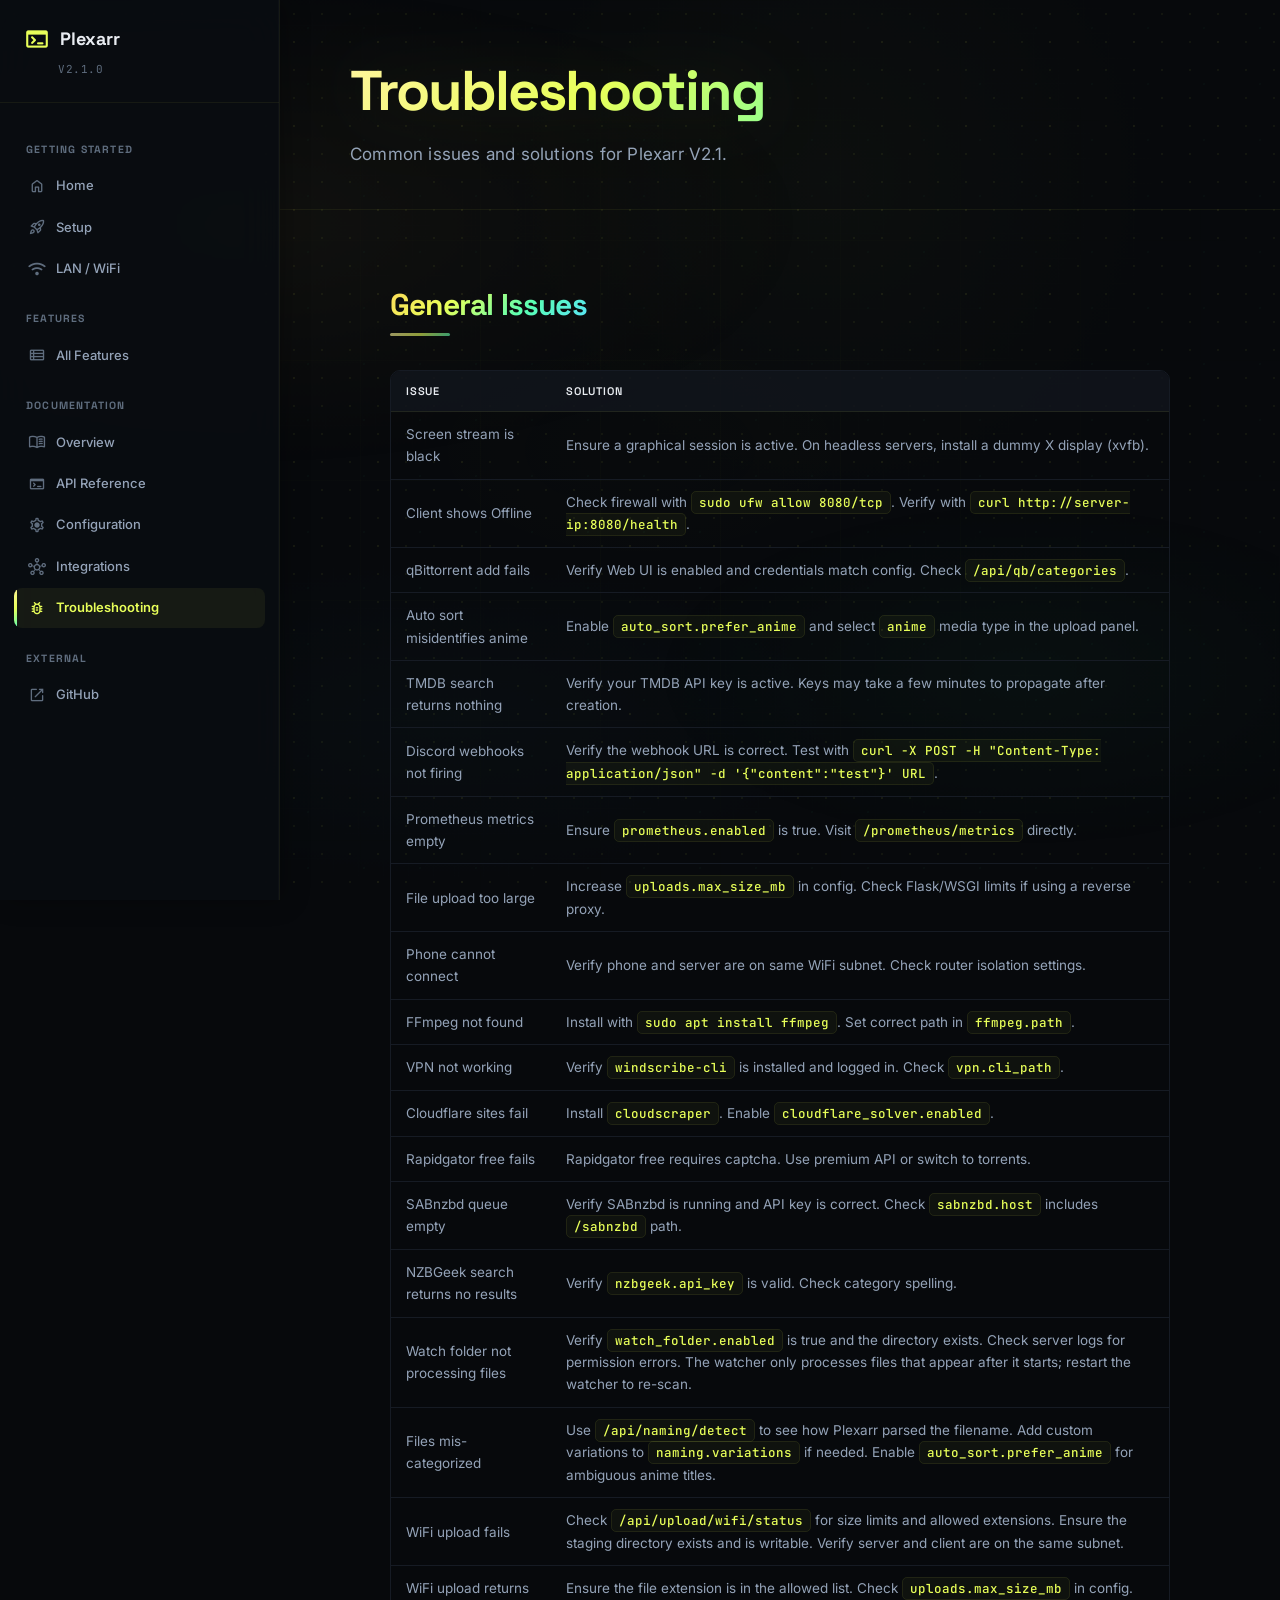
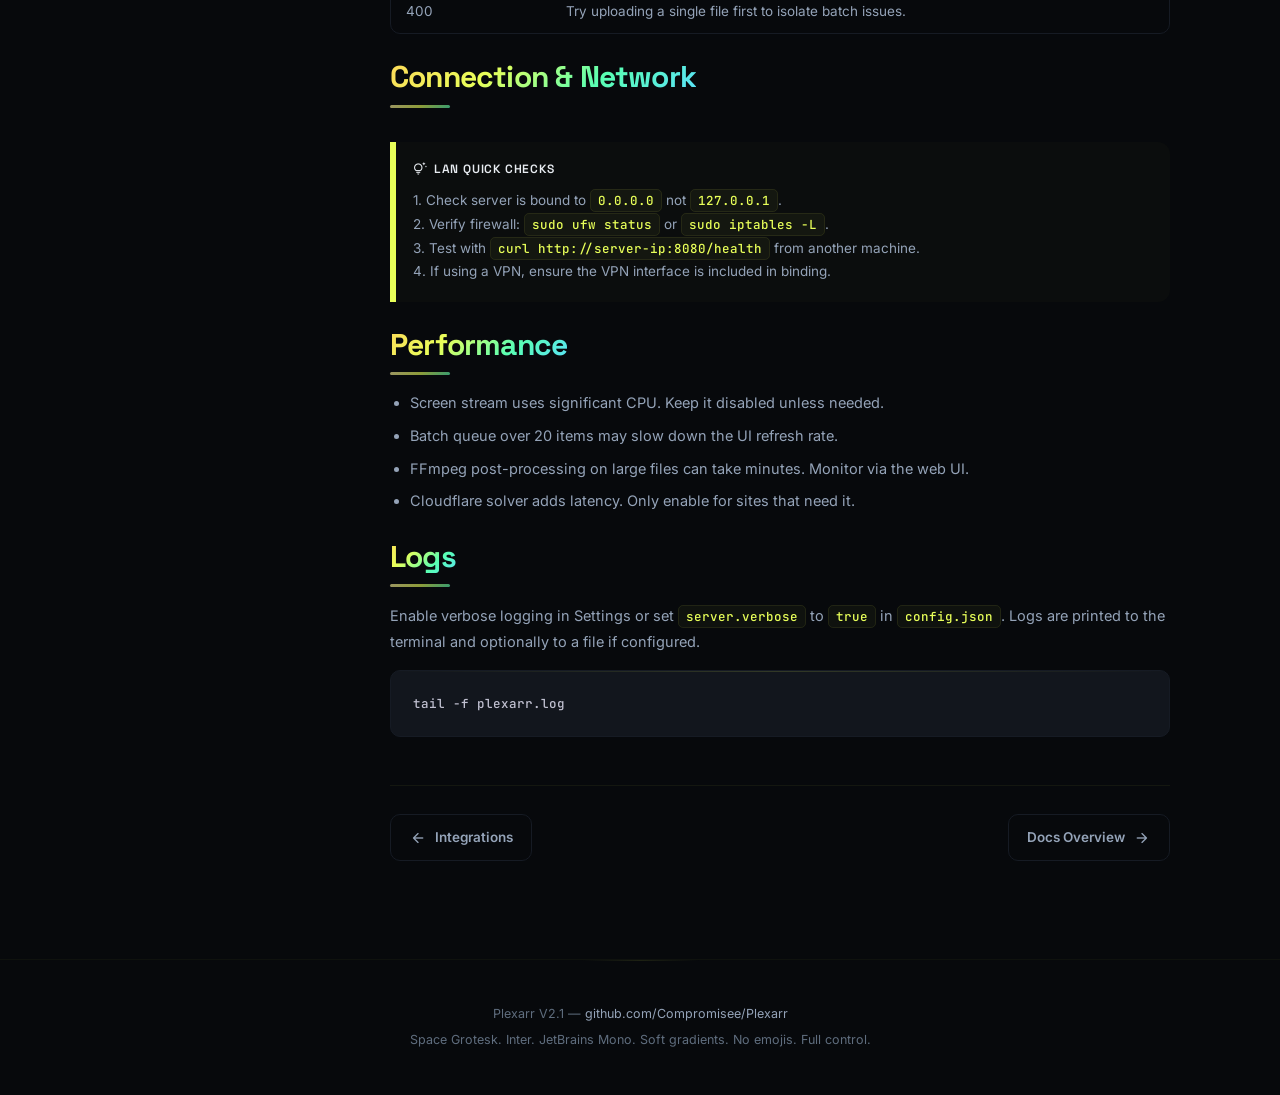
<file: docs/troubleshooting.html>
<!DOCTYPE html>
<html lang="en">
<head>
<meta charset="UTF-8">
<meta name="viewport" content="width=device-width, initial-scale=1.0">
<title>Troubleshooting — Plexarr</title>
<link rel="stylesheet" href="css/site.css">
</head>
<body>

<div class="dot-matrix"></div>
<div class="grid-lines"></div>
<div class="parallax-layer parallax-1"></div>
<div class="parallax-layer parallax-2"></div>
<div class="parallax-layer parallax-3"></div>

<div class="mobile-topbar">
  <div class="logo"><span class="micon" style="color:var(--accent)">terminal</span> Plexarr</div>
  <div class="mobile-toggle" onclick="toggleSidebar()"><span class="micon">menu</span></div>
</div>

<div class="sidebar" id="sidebar">
  <div class="sidebar-header">
    <a href="index.html">
      <span class="micon micon-lg" style="color:var(--accent)">terminal</span>
      <span>Plexarr</span>
    </a>
    <div class="version">V2.1.0</div>
  </div>
  <nav class="sidebar-nav">
    <div class="nav-section">Getting Started</div>
    <a href="index.html" class="nav-link"><span class="micon micon-sm">home</span> Home</a>
    <a href="setup.html" class="nav-link"><span class="micon micon-sm">rocket_launch</span> Setup</a>
    <a href="lan.html" class="nav-link"><span class="micon micon-sm">wifi</span> LAN / WiFi</a>

    <div class="nav-section">Features</div>
    <a href="features.html" class="nav-link"><span class="micon micon-sm">view_list</span> All Features</a>

    <div class="nav-section">Documentation</div>
    <a href="docs.html" class="nav-link"><span class="micon micon-sm">menu_book</span> Overview</a>
    <a href="api.html" class="nav-link"><span class="micon micon-sm">terminal</span> API Reference</a>
    <a href="config.html" class="nav-link"><span class="micon micon-sm">settings</span> Configuration</a>
    <a href="integrations.html" class="nav-link"><span class="micon micon-sm">hub</span> Integrations</a>
    <a href="troubleshooting.html" class="nav-link"><span class="micon micon-sm">bug_report</span> Troubleshooting</a>

    <div class="nav-section">External</div>
    <a href="https://github.com/Compromisee/Plexarr" target="_blank" class="nav-link"><span class="micon micon-sm">open_in_new</span> GitHub</a>
  </nav>
</div>
<div class="sidebar-overlay" id="sidebarOverlay" onclick="toggleSidebar()"></div>

<div class="main-content">

<section class="hero" style="padding:60px 20px 40px;">
  <div class="hero-inner">
    <h1 data-text="Troubleshooting">Troubleshooting</h1>
    <p class="subtitle">Common issues and solutions for Plexarr V2.1.</p>
  </div>
</section>

<section class="section reveal">
  <div class="container">

    <h2>General Issues</h2>
    <table>
      <tr><th>Issue</th><th>Solution</th></tr>
      <tr><td>Screen stream is black</td><td>Ensure a graphical session is active. On headless servers, install a dummy X display (xvfb).</td></tr>
      <tr><td>Client shows Offline</td><td>Check firewall with <code>sudo ufw allow 8080/tcp</code>. Verify with <code>curl http://server-ip:8080/health</code>.</td></tr>
      <tr><td>qBittorrent add fails</td><td>Verify Web UI is enabled and credentials match config. Check <code>/api/qb/categories</code>.</td></tr>
      <tr><td>Auto sort misidentifies anime</td><td>Enable <code>auto_sort.prefer_anime</code> and select <code>anime</code> media type in the upload panel.</td></tr>
      <tr><td>TMDB search returns nothing</td><td>Verify your TMDB API key is active. Keys may take a few minutes to propagate after creation.</td></tr>
      <tr><td>Discord webhooks not firing</td><td>Verify the webhook URL is correct. Test with <code>curl -X POST -H "Content-Type: application/json" -d '{"content":"test"}' URL</code>.</td></tr>
      <tr><td>Prometheus metrics empty</td><td>Ensure <code>prometheus.enabled</code> is true. Visit <code>/prometheus/metrics</code> directly.</td></tr>
      <tr><td>File upload too large</td><td>Increase <code>uploads.max_size_mb</code> in config. Check Flask/WSGI limits if using a reverse proxy.</td></tr>
      <tr><td>Phone cannot connect</td><td>Verify phone and server are on same WiFi subnet. Check router isolation settings.</td></tr>
      <tr><td>FFmpeg not found</td><td>Install with <code>sudo apt install ffmpeg</code>. Set correct path in <code>ffmpeg.path</code>.</td></tr>
      <tr><td>VPN not working</td><td>Verify <code>windscribe-cli</code> is installed and logged in. Check <code>vpn.cli_path</code>.</td></tr>
      <tr><td>Cloudflare sites fail</td><td>Install <code>cloudscraper</code>. Enable <code>cloudflare_solver.enabled</code>.</td></tr>
      <tr><td>Rapidgator free fails</td><td>Rapidgator free requires captcha. Use premium API or switch to torrents.</td></tr>
      <tr><td>SABnzbd queue empty</td><td>Verify SABnzbd is running and API key is correct. Check <code>sabnzbd.host</code> includes <code>/sabnzbd</code> path.</td></tr>
      <tr><td>NZBGeek search returns no results</td><td>Verify <code>nzbgeek.api_key</code> is valid. Check category spelling.</td></tr>
      <tr><td>Watch folder not processing files</td><td>Verify <code>watch_folder.enabled</code> is true and the directory exists. Check server logs for permission errors. The watcher only processes files that appear after it starts; restart the watcher to re-scan.</td></tr>
      <tr><td>Files mis-categorized</td><td>Use <code>/api/naming/detect</code> to see how Plexarr parsed the filename. Add custom variations to <code>naming.variations</code> if needed. Enable <code>auto_sort.prefer_anime</code> for ambiguous anime titles.</td></tr>
      <tr><td>WiFi upload fails</td><td>Check <code>/api/upload/wifi/status</code> for size limits and allowed extensions. Ensure the staging directory exists and is writable. Verify server and client are on the same subnet.</td></tr>
      <tr><td>WiFi upload returns 400</td><td>Ensure the file extension is in the allowed list. Check <code>uploads.max_size_mb</code> in config. Try uploading a single file first to isolate batch issues.</td></tr>
    </table>

    <h2>Connection &amp; Network</h2>
    <div class="box tip">
      <h4><span class="micon" style="font-size:14px;vertical-align:middle">tips_and_updates</span> LAN Quick Checks</h4>
      <p>1. Check server is bound to <code>0.0.0.0</code> not <code>127.0.0.1</code>.<br>2. Verify firewall: <code>sudo ufw status</code> or <code>sudo iptables -L</code>.<br>3. Test with <code>curl http://server-ip:8080/health</code> from another machine.<br>4. If using a VPN, ensure the VPN interface is included in binding.</p>
    </div>

    <h2>Performance</h2>
    <ul>
      <li>Screen stream uses significant CPU. Keep it disabled unless needed.</li>
      <li>Batch queue over 20 items may slow down the UI refresh rate.</li>
      <li>FFmpeg post-processing on large files can take minutes. Monitor via the web UI.</li>
      <li>Cloudflare solver adds latency. Only enable for sites that need it.</li>
    </ul>

    <h2>Logs</h2>
    <p>Enable verbose logging in Settings or set <code>server.verbose</code> to <code>true</code> in <code>config.json</code>. Logs are printed to the terminal and optionally to a file if configured.</p>
    <pre><code>tail -f plexarr.log</code></pre>

    <div class="page-nav">
      <a href="integrations.html"><span class="micon">arrow_back</span> Integrations</a>
      <a href="docs.html">Docs Overview <span class="micon">arrow_forward</span></a>
    </div>

  </div>
</section>

</div>

<div class="footer">
  <p>Plexarr V2.1 — <a href="https://github.com/Compromisee/Plexarr">github.com/Compromisee/Plexarr</a></p>
  <p style="margin-top:6px; color:var(--text-3)">Space Grotesk. Inter. JetBrains Mono. Soft gradients. No emojis. Full control.</p>
</div>

<div id="toast-container" style="position:fixed; bottom:16px; right:16px; display:flex; flex-direction:column; gap:6px; z-index:9999;"></div>

<script src="js/site.js"></script>
</body>
</html>
</file>
<file: docs/css/site.css>
@import url('https://fonts.googleapis.com/css2?family=Space+Grotesk:wght@400;500;600;700&display=swap');
@import url('https://fonts.googleapis.com/css2?family=Inter:wght@300;400;500;600;700&display=swap');
@import url('https://fonts.googleapis.com/css2?family=JetBrains+Mono:wght@400;500;600&display=swap');
@import url('https://fonts.googleapis.com/css2?family=Material+Symbols+Rounded:opsz,wght,FILL,GRAD@20..48,100..700,0..1,-50..200');

:root {
  --bg: #07090c;
  --surface: #0c0f14;
  --surface-2: #12161d;
  --surface-3: #1a1f28;
  --surface-4: #232a36;
  --accent: #e8ff59;
  --accent-2: #59ffb3;
  --accent-3: #ffd659;
  --text: #e8ecf1;
  --text-2: #94a3b8;
  --text-3: #5f6d7e;
  --border: #161b24;
  --border-2: #1f2633;
  --danger: #ff5a5a;
  --ok: #47ff9a;
  --warn: #ffcc47;
  --font-heading: 'Space Grotesk', sans-serif;
  --font-body: 'Inter', sans-serif;
  --font-mono: 'JetBrains Mono', monospace;
  --font-icon: 'Material Symbols Rounded', monospace;
  --shadow: 0 8px 32px rgba(0,0,0,0.35);
  --shadow-glow: 0 0 40px rgba(232,255,89,0.06);
  --gradient-accent: linear-gradient(135deg, #fff59d, #e8ff59, #59ffb3);
  --gradient-warm: linear-gradient(135deg, #ffd659, #e8ff59, #59ffb3, #59dfff);
  --gradient-card: linear-gradient(180deg, rgba(232,255,89,0.025) 0%, rgba(89,255,179,0.008) 100%);
  --gradient-border: linear-gradient(135deg, rgba(232,255,89,0.25), rgba(89,255,179,0.15), rgba(89,223,255,0.08));
  --gradient-hero: linear-gradient(135deg, #fff59d 0%, #e8ff59 30%, #59ffb3 70%, #59dfff 100%);
}

* { box-sizing: border-box; margin: 0; padding: 0; }
html { scroll-behavior: smooth; }
body {
  font-family: var(--font-body);
  background: var(--bg);
  color: var(--text);
  line-height: 1.65;
  font-size: 14.5px;
  overflow-x: hidden;
  -webkit-font-smoothing: antialiased;
  -moz-osx-font-smoothing: grayscale;
}

/* ============================================
   ANIMATED DOT-MATRIX BACKGROUND
   ============================================ */
.dot-matrix {
  position: fixed;
  inset: 0;
  z-index: -3;
  background-image:
    radial-gradient(circle at 50% 50%, rgba(232,255,89,0.055) 0.8px, transparent 1.2px),
    radial-gradient(circle at 50% 50%, rgba(89,255,179,0.035) 0.6px, transparent 1px),
    radial-gradient(circle at 50% 50%, rgba(255,214,89,0.02) 1px, transparent 1.5px);
  background-size: 28px 28px, 56px 56px, 84px 84px;
  animation: dotMatrixDrift 60s linear infinite;
  pointer-events: none;
}
@keyframes dotMatrixDrift {
  0% { background-position: 0 0, 0 0, 0 0; }
  33% { background-position: 28px 14px, -28px 56px, 42px -42px; }
  66% { background-position: -14px 28px, 56px -28px, -42px 84px; }
  100% { background-position: 0 0, 0 0, 0 0; }
}

/* Subtle grid lines overlay */
.grid-lines {
  position: fixed;
  inset: 0;
  z-index: -2;
  background-image:
    linear-gradient(rgba(232,255,89,0.015) 1px, transparent 1px),
    linear-gradient(90deg, rgba(232,255,89,0.015) 1px, transparent 1px);
  background-size: 120px 120px;
  pointer-events: none;
  mask-image: radial-gradient(ellipse at 50% 50%, black 20%, transparent 80%);
  -webkit-mask-image: radial-gradient(ellipse at 50% 50%, black 20%, transparent 80%);
}

/* ============================================
   PARALLAX MORNING LAYERS
   ============================================ */
.parallax-layer {
  position: fixed;
  inset: 0;
  z-index: -1;
  pointer-events: none;
  will-change: transform;
}
.parallax-1 {
  background:
    radial-gradient(ellipse 80% 50% at 20% 25%, rgba(255,214,89,0.045) 0%, transparent 55%),
    radial-gradient(ellipse 60% 40% at 80% 75%, rgba(89,255,179,0.03) 0%, transparent 50%);
  animation: parallaxFloat1 35s ease-in-out infinite alternate;
}
.parallax-2 {
  background:
    radial-gradient(ellipse 50% 70% at 65% 20%, rgba(232,255,89,0.025) 0%, transparent 55%),
    radial-gradient(ellipse 70% 40% at 35% 80%, rgba(89,223,255,0.02) 0%, transparent 50%);
  animation: parallaxFloat2 28s ease-in-out infinite alternate-reverse;
  mix-blend-mode: screen;
}
.parallax-3 {
  background: radial-gradient(ellipse 40% 30% at 50% 50%, rgba(232,255,89,0.015) 0%, transparent 60%);
  animation: parallaxFloat3 45s ease-in-out infinite alternate;
  mix-blend-mode: overlay;
}
@keyframes parallaxFloat1 {
  0% { transform: translate(0,0) scale(1); opacity: 0.8; }
  100% { transform: translate(60px,-40px) scale(1.08); opacity: 1; }
}
@keyframes parallaxFloat2 {
  0% { transform: translate(0,0) scale(1); opacity: 0.6; }
  100% { transform: translate(-50px,30px) scale(1.12); opacity: 0.9; }
}
@keyframes parallaxFloat3 {
  0% { transform: translate(0,0) rotate(0deg); opacity: 0.4; }
  100% { transform: translate(20px,-20px) rotate(2deg); opacity: 0.7; }
}

/* ============================================
   LAYOUT
   ============================================ */
.layout {
  display: grid;
  grid-template-columns: 280px 1fr;
  min-height: 100vh;
}

/* ============================================
   SIDEBAR
   ============================================ */
.sidebar {
  position: fixed;
  top: 0; left: 0; bottom: 0;
  width: 280px;
  background: rgba(10,13,18,0.88);
  backdrop-filter: blur(20px) saturate(1.2);
  -webkit-backdrop-filter: blur(20px) saturate(1.2);
  border-right: 1px solid rgba(232,255,89,0.06);
  overflow-y: auto;
  z-index: 100;
  display: flex;
  flex-direction: column;
  padding: 24px 0;
  box-shadow: 4px 0 24px rgba(0,0,0,0.3), inset -1px 0 0 rgba(255,255,255,0.02);
}
.sidebar::-webkit-scrollbar { width: 4px; }
.sidebar::-webkit-scrollbar-thumb { background: rgba(232,255,89,0.12); border-radius: 2px; }
.sidebar-header {
  padding: 0 24px 24px;
  border-bottom: 1px solid rgba(232,255,89,0.06);
  margin-bottom: 16px;
}
.sidebar-header a {
  display: flex;
  align-items: center;
  gap: 10px;
  font-family: var(--font-heading);
  font-weight: 700;
  font-size: 18px;
  color: var(--text);
  text-decoration: none;
  border: none;
  transition: all 0.2s ease;
}
.sidebar-header a:hover {
  color: var(--accent);
  filter: drop-shadow(0 0 8px rgba(232,255,89,0.2));
}
.sidebar-header .version {
  font-size: 11px;
  color: var(--text-3);
  font-family: var(--font-mono);
  margin-top: 6px;
  margin-left: 34px;
  letter-spacing: 0.5px;
}
.sidebar-nav {
  flex: 1;
  padding: 0 14px;
}
.nav-section {
  display: block;
  padding: 14px 12px 6px;
  font-size: 10.5px;
  font-weight: 700;
  text-transform: uppercase;
  letter-spacing: 1.2px;
  color: var(--text-3);
  text-decoration: none;
  border: none;
  margin-top: 8px;
  font-family: var(--font-heading);
  user-select: none;
}
.nav-link {
  display: flex;
  align-items: center;
  gap: 10px;
  padding: 9px 14px 9px 14px;
  font-size: 13px;
  color: var(--text-2);
  text-decoration: none;
  border: none;
  border-radius: 8px;
  transition: all 0.2s ease;
  font-weight: 500;
  margin: 2px 0;
  position: relative;
  overflow: hidden;
}
.nav-link::before {
  content: '';
  position: absolute;
  left: 0; top: 0; bottom: 0;
  width: 3px;
  background: var(--gradient-accent);
  border-radius: 0 2px 2px 0;
  opacity: 0;
  transition: opacity 0.2s ease;
}
.nav-link:hover {
  color: var(--text);
  background: rgba(232,255,89,0.04);
}
.nav-link:hover::before { opacity: 0.3; }
.nav-link.active {
  color: var(--accent);
  background: rgba(232,255,89,0.06);
  font-weight: 600;
}
.nav-link.active::before { opacity: 1; }
.nav-link .micon {
  font-size: 18px;
  color: var(--text-3);
  transition: color 0.2s ease;
}
.nav-link:hover .micon, .nav-link.active .micon {
  color: var(--accent);
}

.main-content {
  margin-left: 280px;
  min-height: 100vh;
  display: flex;
  flex-direction: column;
}

/* ============================================
   MOBILE TOPBAR
   ============================================ */
.mobile-topbar {
  display: none;
  position: fixed;
  top: 0; left: 0; right: 0;
  height: 60px;
  background: rgba(7,9,12,0.92);
  backdrop-filter: blur(16px) saturate(1.2);
  -webkit-backdrop-filter: blur(16px) saturate(1.2);
  border-bottom: 1px solid rgba(232,255,89,0.06);
  align-items: center;
  justify-content: space-between;
  padding: 0 20px;
  z-index: 99;
}
.mobile-topbar .logo {
  font-family: var(--font-heading);
  font-weight: 700;
  font-size: 17px;
  color: var(--text);
  display: flex;
  align-items: center;
  gap: 8px;
}
.mobile-toggle {
  width: 40px; height: 40px;
  display: flex; align-items: center; justify-content: center;
  background: rgba(232,255,89,0.04);
  border: 1px solid rgba(232,255,89,0.1);
  cursor: pointer;
  color: var(--text);
  border-radius: 8px;
  transition: all 0.15s ease;
}
.mobile-toggle:hover {
  background: rgba(232,255,89,0.08);
  border-color: rgba(232,255,89,0.2);
  color: var(--accent);
}

/* ============================================
   HERO
   ============================================ */
.hero {
  position: relative;
  padding: 120px 40px 90px;
  border-bottom: 1px solid rgba(232,255,89,0.06);
  overflow: hidden;
}
.hero-inner {
  max-width: 860px;
  margin: 0 auto;
  position: relative;
  z-index: 1;
}
.hero h1 {
  font-family: var(--font-heading);
  font-size: 56px;
  font-weight: 700;
  line-height: 1.1;
  letter-spacing: -2px;
  background: var(--gradient-hero);
  -webkit-background-clip: text;
  -webkit-text-fill-color: transparent;
  background-clip: text;
  filter: drop-shadow(0 0 40px rgba(232,255,89,0.12));
  margin-bottom: 18px;
  position: relative;
}
/* Shimmer overlay on hero title */
.hero h1::after {
  content: '';
  position: absolute;
  inset: 0;
  background: linear-gradient(110deg, transparent 40%, rgba(255,255,255,0.12) 50%, transparent 60%);
  background-size: 200% 100%;
  -webkit-background-clip: text;
  -webkit-text-fill-color: transparent;
  background-clip: text;
  animation: shimmer 4s ease-in-out infinite;
  pointer-events: none;
  mix-blend-mode: overlay;
}
@keyframes shimmer {
  0% { background-position: 200% 0; }
  100% { background-position: -200% 0; }
}
.hero .subtitle {
  font-size: 17px;
  color: var(--text-2);
  max-width: 580px;
  line-height: 1.75;
  font-weight: 400;
  letter-spacing: 0.2px;
}
.hero-actions {
  display: flex;
  gap: 12px;
  margin-top: 36px;
  flex-wrap: wrap;
}

/* ============================================
   BUTTONS
   ============================================ */
.btn {
  display: inline-flex;
  align-items: center;
  gap: 8px;
  background: var(--surface-3);
  color: var(--text);
  border: 1px solid var(--border-2);
  padding: 11px 22px;
  font-size: 13.5px;
  font-weight: 600;
  cursor: pointer;
  transition: all 0.2s ease;
  font-family: var(--font-body);
  text-decoration: none;
  border-radius: 10px;
  position: relative;
  overflow: hidden;
}
.btn::before {
  content: '';
  position: absolute;
  inset: 0;
  background: var(--gradient-accent);
  opacity: 0;
  transition: opacity 0.3s ease;
  z-index: 0;
}
.btn:hover {
  border-color: rgba(232,255,89,0.25);
  transform: translateY(-2px);
  box-shadow: 0 8px 24px rgba(0,0,0,0.25), 0 0 20px rgba(232,255,89,0.06);
  color: var(--text);
}
.btn:hover::before { opacity: 0.04; }
.btn:active {
  transform: translateY(0);
  box-shadow: 0 2px 8px rgba(0,0,0,0.2);
}
.btn > * { position: relative; z-index: 1; }
.btn.primary {
  background: rgba(232,255,89,0.08);
  border-color: rgba(232,255,89,0.3);
  color: var(--accent);
  box-shadow: 0 0 20px rgba(232,255,89,0.05);
}
.btn.primary::before {
  background: var(--gradient-accent);
  opacity: 0.06;
}
.btn.primary:hover {
  background: rgba(232,255,89,0.12);
  border-color: rgba(232,255,89,0.5);
  color: #fff;
  box-shadow: 0 8px 24px rgba(0,0,0,0.25), 0 0 30px rgba(232,255,89,0.1);
}
.btn.primary:hover::before { opacity: 0.1; }
.btn.danger {
  background: rgba(255,90,90,0.08);
  border-color: rgba(255,90,90,0.3);
  color: var(--danger);
}
.btn.danger:hover {
  background: rgba(255,90,90,0.12);
  border-color: rgba(255,90,90,0.5);
  box-shadow: 0 0 20px rgba(255,90,90,0.08);
}
.btn.ok {
  background: rgba(71,255,154,0.08);
  border-color: rgba(71,255,154,0.3);
  color: var(--ok);
}
.btn.small { padding: 7px 14px; font-size: 12px; }
.btn.large { padding: 15px 30px; font-size: 14.5px; }

/* ============================================
   SECTIONS
   ============================================ */
.container {
  max-width: 860px;
  margin: 0 auto;
  padding: 0 40px;
}
.section {
  padding: 70px 0;
  border-bottom: 1px solid rgba(232,255,89,0.04);
  position: relative;
}
.section:last-child { border-bottom: none; }
.section h2 {
  font-family: var(--font-heading);
  font-size: 30px;
  font-weight: 700;
  margin-bottom: 22px;
  letter-spacing: -0.8px;
  background: var(--gradient-warm);
  -webkit-background-clip: text;
  -webkit-text-fill-color: transparent;
  background-clip: text;
  position: relative;
  display: inline-block;
}
.section h2::after {
  content: '';
  position: absolute;
  left: 0; bottom: -6px;
  width: 60px; height: 3px;
  background: var(--gradient-accent);
  border-radius: 2px;
  opacity: 0.6;
}
.section h3 {
  font-family: var(--font-heading);
  font-size: 19px;
  font-weight: 600;
  margin-top: 36px;
  margin-bottom: 14px;
  color: var(--accent-2);
  letter-spacing: -0.3px;
}
.section h4 {
  font-family: var(--font-heading);
  font-size: 14px;
  font-weight: 600;
  margin-top: 28px;
  margin-bottom: 10px;
  color: var(--text);
  text-transform: uppercase;
  letter-spacing: 0.8px;
}
.section p {
  margin-bottom: 16px;
  color: var(--text-2);
  line-height: 1.75;
  font-size: 14.5px;
}

/* ============================================
   CARDS
   ============================================ */
.card {
  background: var(--gradient-card);
  border: 1px solid var(--border);
  padding: 26px;
  margin-bottom: 18px;
  border-radius: 14px;
  transition: all 0.3s ease;
  backdrop-filter: blur(4px);
  position: relative;
  overflow: hidden;
}
.card::before {
  content: '';
  position: absolute;
  inset: 0;
  border-radius: 14px;
  padding: 1px;
  background: var(--gradient-border);
  -webkit-mask: linear-gradient(#fff 0 0) content-box, linear-gradient(#fff 0 0);
  -webkit-mask-composite: xor;
  mask-composite: exclude;
  opacity: 0;
  transition: opacity 0.3s ease;
  pointer-events: none;
}
.card:hover {
  border-color: rgba(232,255,89,0.1);
  transform: translateY(-3px);
  box-shadow: var(--shadow), var(--shadow-glow);
}
.card:hover::before { opacity: 1; }
.card-title {
  font-family: var(--font-heading);
  font-size: 13.5px;
  font-weight: 700;
  margin-bottom: 14px;
  text-transform: uppercase;
  letter-spacing: 1px;
  color: var(--text);
  display: flex;
  align-items: center;
  gap: 10px;
}
.card-title .accent {
  color: var(--accent);
}

/* ============================================
   FEATURE GRID
   ============================================ */
.features {
  display: grid;
  grid-template-columns: repeat(auto-fit, minmax(270px, 1fr));
  gap: 18px;
  padding: 24px 0;
}
.feature-card {
  background: var(--gradient-card);
  border: 1px solid var(--border);
  padding: 26px;
  border-radius: 14px;
  transition: all 0.3s ease;
  position: relative;
  overflow: hidden;
}
.feature-card::before {
  content: '';
  position: absolute;
  inset: 0;
  border-radius: 14px;
  padding: 1px;
  background: var(--gradient-border);
  -webkit-mask: linear-gradient(#fff 0 0) content-box, linear-gradient(#fff 0 0);
  -webkit-mask-composite: xor;
  mask-composite: exclude;
  opacity: 0;
  transition: opacity 0.3s ease;
  pointer-events: none;
}
.feature-card:hover {
  border-color: rgba(232,255,89,0.12);
  transform: translateY(-4px) scale(1.01);
  box-shadow: 0 12px 40px rgba(0,0,0,0.3), 0 0 40px rgba(232,255,89,0.04);
}
.feature-card:hover::before { opacity: 0.6; }
.feature-card .icon {
  color: var(--accent);
  margin-bottom: 14px;
  transition: transform 0.3s ease, filter 0.3s ease;
}
.feature-card:hover .icon {
  transform: scale(1.1);
  filter: drop-shadow(0 0 8px rgba(232,255,89,0.3));
}
.feature-card h3 {
  font-family: var(--font-heading);
  font-size: 15.5px;
  font-weight: 600;
  margin-bottom: 10px;
  color: var(--text);
  letter-spacing: -0.2px;
}
.feature-card p {
  color: var(--text-2);
  font-size: 13.5px;
  line-height: 1.7;
  margin: 0;
}

/* Doc cards (overview links) */
.doc-cards {
  display: grid;
  grid-template-columns: repeat(auto-fit, minmax(260px, 1fr));
  gap: 16px;
  margin-top: 24px;
}
.doc-card {
  background: var(--gradient-card);
  border: 1px solid var(--border);
  border-radius: 14px;
  padding: 24px;
  transition: all 0.3s ease;
  text-decoration: none;
  color: inherit;
  position: relative;
  overflow: hidden;
}
.doc-card::before {
  content: '';
  position: absolute;
  inset: 0;
  border-radius: 14px;
  padding: 1px;
  background: var(--gradient-border);
  -webkit-mask: linear-gradient(#fff 0 0) content-box, linear-gradient(#fff 0 0);
  -webkit-mask-composite: xor;
  mask-composite: exclude;
  opacity: 0;
  transition: opacity 0.3s ease;
}
.doc-card:hover {
  border-color: rgba(232,255,89,0.12);
  transform: translateY(-3px);
  box-shadow: 0 12px 40px rgba(0,0,0,0.3), 0 0 40px rgba(232,255,89,0.04);
  color: inherit;
}
.doc-card:hover::before { opacity: 0.6; }
.doc-card .icon {
  color: var(--accent);
  margin-bottom: 12px;
  transition: transform 0.3s ease;
}
.doc-card:hover .icon { transform: scale(1.1); }
.doc-card h3 {
  font-family: var(--font-heading);
  font-size: 16px;
  font-weight: 600;
  margin-bottom: 8px;
  color: var(--text);
  letter-spacing: -0.2px;
}
.doc-card p {
  font-size: 13px;
  color: var(--text-2);
  line-height: 1.7;
  margin: 0;
}

/* ============================================
   TABLES
   ============================================ */
table {
  width: 100%;
  border-collapse: separate;
  border-spacing: 0;
  margin: 18px 0;
  font-size: 13.5px;
  border-radius: 10px;
  overflow: hidden;
  border: 1px solid var(--border);
}
th, td {
  padding: 11px 15px;
  border-bottom: 1px solid var(--border);
  text-align: left;
}
th {
  background: rgba(18,22,29,0.8);
  color: var(--text);
  font-weight: 600;
  font-family: var(--font-heading);
  font-size: 11px;
  text-transform: uppercase;
  letter-spacing: 0.8px;
  border-bottom: 1px solid rgba(232,255,89,0.08);
}
tr:last-child td { border-bottom: none; }
td {
  color: var(--text-2);
  font-size: 13.5px;
  transition: background 0.15s ease;
}
tr:hover td {
  background: rgba(232,255,89,0.02);
}

/* ============================================
   CODE
   ============================================ */
pre, code {
  font-family: var(--font-mono);
  font-size: 12.5px;
}
code {
  background: rgba(232,255,89,0.04);
  padding: 2px 7px;
  border: 1px solid rgba(232,255,89,0.08);
  color: var(--accent);
  border-radius: 5px;
  font-weight: 500;
}
pre {
  background: var(--surface-2);
  padding: 22px;
  border: 1px solid var(--border);
  overflow: auto;
  color: #c0c0d0;
  border-radius: 10px;
  line-height: 1.7;
  position: relative;
}
pre::before {
  content: '';
  position: absolute;
  top: 0; left: 0; right: 0;
  height: 1px;
  background: linear-gradient(90deg, transparent, rgba(232,255,89,0.15), transparent);
  border-radius: 10px 10px 0 0;
}
pre code {
  background: transparent;
  padding: 0;
  border: none;
  color: inherit;
}

/* ============================================
   TIP/WARNING/DANGER BOXES
   ============================================ */
.box {
  border-left: 3px solid var(--border);
  padding: 18px 20px;
  margin: 18px 0;
  background: rgba(18,22,29,0.6);
  border-radius: 0 12px 12px 0;
  position: relative;
  overflow: hidden;
}
.box::before {
  content: '';
  position: absolute;
  left: 0; top: 0; bottom: 0;
  width: 3px;
  background: var(--gradient-accent);
  opacity: 0;
  transition: opacity 0.3s ease;
}
.box:hover::before { opacity: 0.5; }
.box.tip { border-left-color: var(--accent); background: rgba(232,255,89,0.02); }
.box.tip::before { background: var(--accent); opacity: 1; }
.box.warn { border-left-color: var(--warn); background: rgba(255,204,71,0.02); }
.box.warn::before { background: var(--warn); opacity: 1; }
.box.danger { border-left-color: var(--danger); background: rgba(255,90,90,0.02); }
.box.danger::before { background: var(--danger); opacity: 1; }
.box h4 {
  margin-top: 0;
  margin-bottom: 10px;
  font-family: var(--font-heading);
  font-size: 12px;
  text-transform: uppercase;
  letter-spacing: 0.8px;
  display: flex;
  align-items: center;
  gap: 6px;
}
.box p { margin-bottom: 0; font-size: 13.5px; }

/* ============================================
   BADGES
   ============================================ */
.badge {
  display: inline-flex;
  align-items: center;
  gap: 4px;
  padding: 4px 10px;
  font-size: 10.5px;
  font-weight: 600;
  border: 1px solid var(--border);
  color: var(--text-3);
  text-transform: uppercase;
  letter-spacing: 0.8px;
  background: var(--surface-2);
  font-family: var(--font-mono);
  border-radius: 6px;
  transition: all 0.2s ease;
}
.badge:hover {
  border-color: rgba(232,255,89,0.15);
  color: var(--text-2);
}
.badge.accent {
  border-color: rgba(232,255,89,0.25);
  color: var(--accent);
  background: rgba(232,255,89,0.05);
  box-shadow: 0 0 12px rgba(232,255,89,0.04);
}

/* ============================================
   WIZARD
   ============================================ */
.wizard {
  display: flex;
  gap: 0;
  margin-bottom: 32px;
  border: 1px solid var(--border);
  border-radius: 12px;
  overflow: hidden;
  background: var(--surface);
  position: relative;
}
.wizard-step {
  flex: 1;
  padding: 16px;
  text-align: center;
  font-size: 12px;
  font-weight: 600;
  text-transform: uppercase;
  letter-spacing: 0.8px;
  color: var(--text-3);
  border-right: 1px solid var(--border);
  cursor: pointer;
  transition: all 0.2s ease;
  display: flex;
  align-items: center;
  justify-content: center;
  gap: 8px;
  font-family: var(--font-heading);
  position: relative;
  overflow: hidden;
}
.wizard-step:last-child { border-right: none; }
.wizard-step.active {
  background: rgba(232,255,89,0.06);
  color: var(--accent);
  box-shadow: inset 0 0 20px rgba(232,255,89,0.03);
}
.wizard-step.done {
  color: var(--ok);
  background: rgba(71,255,154,0.03);
}
.wizard-step:hover:not(.active) {
  color: var(--text);
  background: rgba(255,255,255,0.02);
}

.step-panel { display: none; animation: fadeIn 0.4s ease; }
.step-panel.active { display: block; }
@keyframes fadeIn {
  from { opacity: 0; transform: translateY(8px); }
  to { opacity: 1; transform: translateY(0); }
}

/* ============================================
   PROGRESS BAR
   ============================================ */
.progress-bar {
  height: 6px;
  background: var(--surface-3);
  border: 1px solid var(--border);
  border-radius: 3px;
  overflow: hidden;
}
.progress-fill {
  height: 100%;
  background: var(--gradient-accent);
  border-radius: 3px;
  transition: width 0.5s ease;
  box-shadow: 0 0 10px rgba(232,255,89,0.2);
}

/* ============================================
   LAN STATUS
   ============================================ */
.lan-status {
  display: flex;
  align-items: center;
  gap: 10px;
  font-size: 12px;
  text-transform: uppercase;
  letter-spacing: 0.6px;
  color: var(--text-2);
  font-family: var(--font-mono);
  font-weight: 600;
}
.lan-status .dot {
  width: 10px;
  height: 10px;
  border-radius: 50%;
  background: var(--text-3);
  transition: all 0.3s ease;
}
.lan-status .dot.online {
  background: var(--ok);
  box-shadow: 0 0 12px var(--ok), 0 0 24px rgba(71,255,154,0.3);
}
.lan-status .dot.offline {
  background: var(--danger);
  box-shadow: 0 0 12px var(--danger), 0 0 24px rgba(255,90,90,0.3);
}
.lan-status .dot.warn {
  background: var(--warn);
  box-shadow: 0 0 12px var(--warn), 0 0 24px rgba(255,204,71,0.3);
}

/* ============================================
   PAGE NAV (Next/Prev)
   ============================================ */
.page-nav {
  display: flex;
  justify-content: space-between;
  align-items: center;
  padding: 28px 0;
  margin-top: 48px;
  border-top: 1px solid rgba(232,255,89,0.06);
  gap: 12px;
  flex-wrap: wrap;
}
.page-nav a {
  display: flex;
  align-items: center;
  gap: 8px;
  font-size: 13.5px;
  font-weight: 600;
  color: var(--text-2);
  border: 1px solid var(--border);
  padding: 11px 18px;
  border-radius: 10px;
  transition: all 0.2s ease;
  text-decoration: none;
}
.page-nav a:hover {
  color: var(--accent);
  border-color: rgba(232,255,89,0.25);
  background: rgba(232,255,89,0.03);
  transform: translateY(-1px);
  box-shadow: 0 4px 16px rgba(0,0,0,0.15);
}

/* ============================================
   FOOTER
   ============================================ */
.footer {
  border-top: 1px solid rgba(232,255,89,0.04);
  padding: 44px 40px;
  text-align: center;
  color: var(--text-3);
  font-size: 12.5px;
  margin-top: auto;
  position: relative;
}
.footer::before {
  content: '';
  position: absolute;
  top: 0; left: 50%; transform: translateX(-50%);
  width: 120px; height: 1px;
  background: linear-gradient(90deg, transparent, rgba(232,255,89,0.1), transparent);
}
.footer a {
  color: var(--text-2);
  transition: color 0.2s ease;
}
.footer a:hover { color: var(--accent); }

/* ============================================
   LINKS
   ============================================ */
a {
  color: var(--accent-2);
  text-decoration: none;
  border-bottom: 1px solid transparent;
  transition: all 0.2s ease;
  position: relative;
}
a:hover {
  border-color: rgba(89,255,179,0.3);
  color: var(--accent);
}

/* ============================================
   INPUTS
   ============================================ */
input[type="text"], input[type="number"], input[type="password"], select, textarea {
  background: var(--surface-2);
  border: 1px solid var(--border);
  color: var(--text);
  padding: 11px 13px;
  font-family: var(--font-body);
  font-size: 13.5px;
  outline: none;
  width: 100%;
  border-radius: 10px;
  transition: all 0.2s ease;
}
input:focus, select:focus, textarea:focus {
  border-color: rgba(232,255,89,0.3);
  box-shadow: 0 0 0 3px rgba(232,255,89,0.06), 0 0 20px rgba(232,255,89,0.03);
}

/* Toggle */
.toggle {
  position: relative;
  width: 44px;
  height: 24px;
  display: inline-block;
}
.toggle input { opacity: 0; width: 0; height: 0; }
.toggle .slider {
  position: absolute;
  cursor: pointer;
  inset: 0;
  background: var(--surface-3);
  border: 1px solid var(--border);
  transition: 0.2s ease;
  border-radius: 24px;
}
.toggle .slider::before {
  position: absolute;
  content: "";
  height: 16px;
  width: 16px;
  left: 3px;
  bottom: 3px;
  background: var(--text-3);
  transition: 0.2s ease;
  border-radius: 50%;
}
.toggle input:checked + .slider {
  background: rgba(232,255,89,0.15);
  border-color: rgba(232,255,89,0.4);
  box-shadow: 0 0 12px rgba(232,255,89,0.1);
}
.toggle input:checked + .slider::before {
  transform: translateX(20px);
  background: var(--accent);
  box-shadow: 0 0 8px rgba(232,255,89,0.4);
}

/* ============================================
   MERMAID
   ============================================ */
.mermaid {
  background: rgba(18,22,29,0.6);
  border: 1px solid var(--border);
  border-radius: 12px;
  padding: 24px;
  margin: 18px 0;
  position: relative;
  overflow: hidden;
}
.mermaid::before {
  content: '';
  position: absolute;
  top: 0; left: 0; right: 0;
  height: 1px;
  background: linear-gradient(90deg, transparent, rgba(232,255,89,0.1), transparent);
}

/* ============================================
   ICONS
   ============================================ */
.micon {
  font-family: var(--font-icon);
  font-size: 18px;
  line-height: 1;
  vertical-align: middle;
  font-variation-settings: 'wght' 400;
  transition: all 0.2s ease;
}
.micon-sm { font-size: 15px; }
.micon-lg { font-size: 26px; }
.micon-xl { font-size: 40px; }

/* ============================================
   SCROLLBAR
   ============================================ */
::-webkit-scrollbar { width: 6px; height: 6px; }
::-webkit-scrollbar-track { background: transparent; }
::-webkit-scrollbar-thumb { background: rgba(232,255,89,0.1); border-radius: 3px; }
::-webkit-scrollbar-thumb:hover { background: rgba(232,255,89,0.2); }

/* ============================================
   TOAST
   ============================================ */
.toast {
  background: var(--surface-3);
  border: 1px solid var(--border-2);
  color: var(--text);
  padding: 14px 18px;
  font-size: 13px;
  border-radius: 10px;
  box-shadow: var(--shadow), 0 0 20px rgba(0,0,0,0.2);
  animation: toastIn 0.4s cubic-bezier(0.16, 1, 0.3, 1);
  backdrop-filter: blur(8px);
  -webkit-backdrop-filter: blur(8px);
  max-width: 360px;
}
@keyframes toastIn {
  from { transform: translateX(100%) scale(0.95); opacity: 0; }
  to { transform: translateX(0) scale(1); opacity: 1; }
}
.toast.success { border-color: rgba(71,255,154,0.3); color: var(--ok); box-shadow: 0 0 16px rgba(71,255,154,0.06); }
.toast.error { border-color: rgba(255,90,90,0.3); color: var(--danger); box-shadow: 0 0 16px rgba(255,90,90,0.06); }
.toast.warn { border-color: rgba(255,204,71,0.3); color: var(--warn); box-shadow: 0 0 16px rgba(255,204,71,0.06); }

/* ============================================
   SIDEBAR OVERLAY
   ============================================ */
.sidebar-overlay {
  display: none;
  position: fixed;
  inset: 0;
  background: rgba(0,0,0,0.5);
  backdrop-filter: blur(4px);
  -webkit-backdrop-filter: blur(4px);
  z-index: 98;
}
.sidebar-overlay.show { display: block; }

/* ============================================
   RESPONSIVE
   ============================================ */
@media (max-width: 900px) {
  .layout { grid-template-columns: 1fr; }
  .sidebar {
    transform: translateX(-100%);
    transition: transform 0.35s cubic-bezier(0.16, 1, 0.3, 1);
    background: rgba(7,9,12,0.97);
    width: 300px;
  }
  .sidebar.open { transform: translateX(0); }
  .main-content { margin-left: 0; }
  .mobile-topbar { display: flex; }
  .hero { padding: 90px 24px 60px; }
  .hero h1 { font-size: 36px; }
  .container { padding: 0 24px; }
  .features { grid-template-columns: 1fr; }
  .wizard { flex-direction: column; }
  .wizard-step { border-right: none; border-bottom: 1px solid var(--border); }
}

/* ============================================
   SCROLL REVEAL ANIMATIONS
   ============================================ */
.reveal {
  opacity: 0;
  transform: translateY(20px);
  transition: opacity 0.6s ease, transform 0.6s ease;
}
.reveal.visible {
  opacity: 1;
  transform: translateY(0);
}

/* ============================================
   LISTS
   ============================================ */
ul, ol {
  margin: 0 0 18px 20px;
  color: var(--text-2);
}
li {
  margin-bottom: 8px;
  line-height: 1.7;
}

/* ============================================
   LABELS
   ============================================ */
label {
  display: block;
  font-size: 10.5px;
  text-transform: uppercase;
  letter-spacing: 0.9px;
  color: var(--text-3);
  margin-bottom: 5px;
  font-family: var(--font-heading);
  font-weight: 600;
}
</file>
